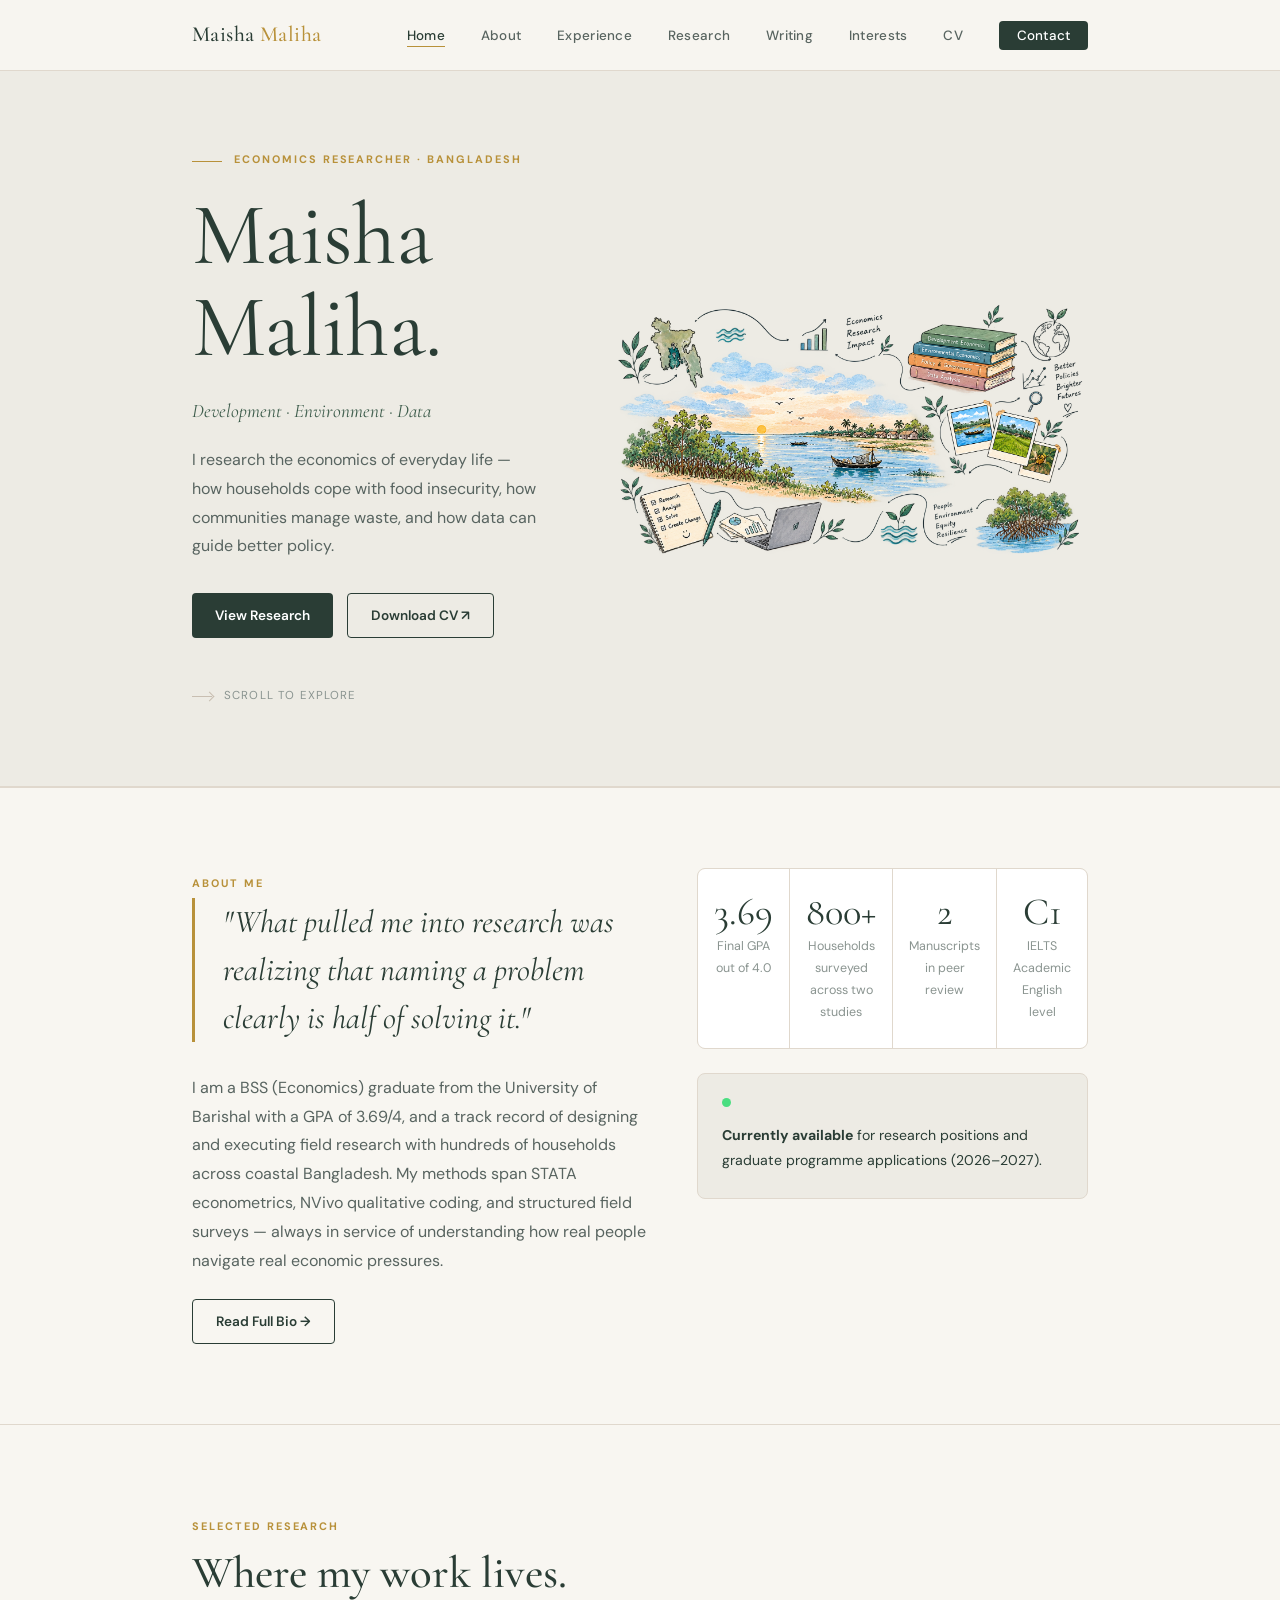
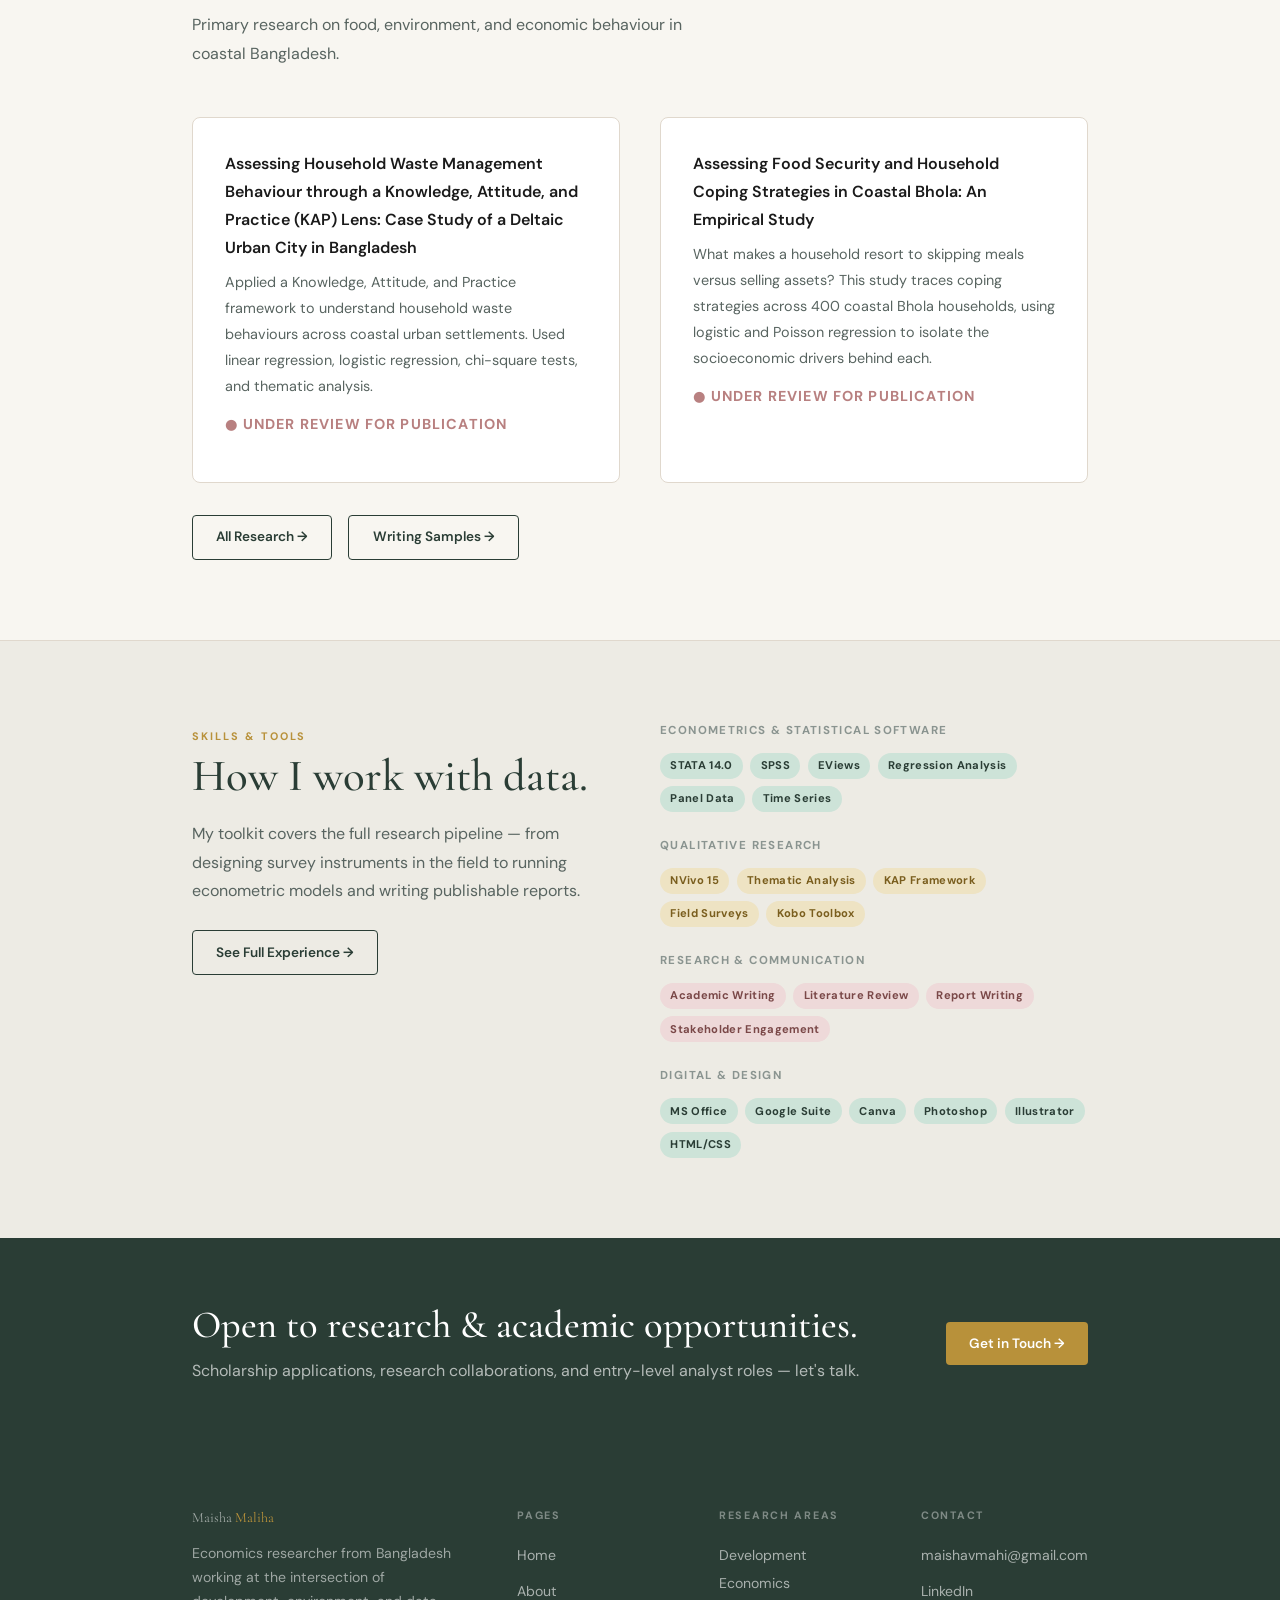
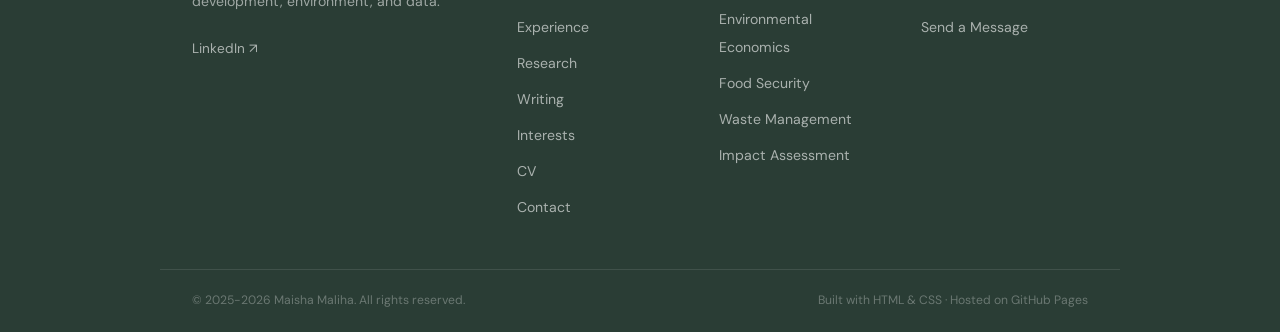
<file: index.html>
<!DOCTYPE html>
<html lang="en">
<head>
  <meta charset="UTF-8" />
  <meta name="viewport" content="width=device-width, initial-scale=1.0" />

  <!-- ══ SEO ═══════════════════════════════════════════════════
       ✏️ Replace maishav with your GitHub username below,
          and update the description/keywords if your focus changes.
  ════════════════════════════════════════════════════════════ -->
  <title>Maisha Maliha — Economics Researcher | Bangladesh</title>
  <meta name="description"
        content="Maisha Maliha is a Bangladeshi economics graduate and researcher specialising in development economics, environmental economics, food security, and impact assessment. Available for research roles and graduate programs." />
  <meta name="keywords"
        content="Maisha Maliha, economics researcher Bangladesh, development economics Bangladesh, environmental economist Bangladesh, food security research Bangladesh, impact assessment researcher, STATA economist Bangladesh, econometrics researcher, coastal Bangladesh development, University of Barishal economics, qualitative quantitative research Bangladesh" />
  <meta name="author" content="Maisha Maliha" />
  <meta name="robots" content="index, follow" />
  <link rel="canonical" href="https://maishav.github.io/index.html" />

  <!-- Open Graph -->
  <meta property="og:type"        content="website" />
  <meta property="og:title"       content="Maisha Maliha — Economics Researcher" />
  <meta property="og:description" content="Economics graduate specialising in development, environment, and data research." />
  <meta property="og:url"         content="https://maishav.github.io/" />
  <meta property="og:image"       content="https://maishav.github.io/images/og-cover.jpg" />

  <!-- Twitter Card -->
  <meta name="twitter:card"        content="summary_large_image" />
  <meta name="twitter:title"       content="Maisha Maliha — Economics Researcher" />
  <meta name="twitter:description" content="Economics graduate | Development · Environment · Data | Bangladesh" />

  <!-- Fonts -->
  <link rel="preconnect" href="https://fonts.googleapis.com" />
  <link rel="preconnect" href="https://fonts.gstatic.com" crossorigin />
  <link href="https://fonts.googleapis.com/css2?family=Cormorant+Garamond:ital,wght@0,400;0,500;0,600;1,400;1,500&family=DM+Sans:wght@300;400;500;600&display=swap" rel="stylesheet" />

  <link rel="stylesheet" href="style.css" />

  <!-- ══ STRUCTURED DATA (JSON-LD) ══════════════════════════════
       This helps Google understand who you are and show you in
       knowledge panels and rich results. ✏️ Update URL + photo.
  ════════════════════════════════════════════════════════════ -->
  <script type="application/ld+json">
  {
    "@context": "https://schema.org",
    "@type": "Person",
    "name": "Maisha Maliha",
    "jobTitle": "Economics Researcher",
    "description": "Bangladeshi economics graduate specialising in development economics, environmental economics, food security research, and quantitative data analysis.",
    "url": "https://maishav.github.io",
    "email": "maishavmahi@gmail.com",
    "image": "https://maishav.github.io/images/maisha-maliha.jpg",
    "sameAs": [
      "https://www.linkedin.com/in/maisha-maliha-economics"
    ],
    "alumniOf": {
      "@type": "CollegeOrUniversity",
      "name": "University of Barishal",
      "url": "https://bu.ac.bd/"
    },
    "knowsAbout": [
      "Development Economics",
      "Environmental Economics",
      "Food Security Research",
      "Econometrics",
      "STATA",
      "SPSS",
      "NVivo",
      "Impact Assessment",
      "Qualitative Research",
      "Quantitative Research",
      "Kobo Toolbox",
      "Data Analysis"
    ],
    "nationality": "Bangladeshi",
    "address": {
      "@type": "PostalAddress",
      "addressCountry": "BD",
      "addressLocality": "Barishal"
    },
    "worksFor": {
      "@type": "Organization",
      "name": "Barishal University Research Society"
    }
  }
  </script>

  <style>
    /* ── HOME-SPECIFIC STYLES ── */

    /* Hero */
    #hero {
      padding-top: calc(var(--nav-h) + 5rem);
      padding-bottom: 5rem;
      background: var(--surface);
      border-bottom: 1px solid var(--border);
      border-top: none;
    }
    .hero-grid {
      display: grid;
      grid-template-columns: 1fr auto;
      gap: 4rem;
      align-items: center;
    }
    .hero-eyebrow {
      display: flex;
      align-items: center;
      gap: 0.75rem;
      margin-bottom: 1rem;
    }
    .hero-line { flex: 0 0 30px; height: 1px; background: var(--gold); }
    h1.hero-name {
      font-size: clamp(3rem, 7vw, 5.5rem);
      font-weight: 400;
      letter-spacing: -0.01em;
      line-height: 1.05;
      margin-bottom: 1.25rem;
    }
    .hero-tagline {
      font-family: var(--serif);
      font-style: italic;
      font-size: 1.2rem;
      color: var(--green-mid);
      margin-bottom: 1.1rem;
    }
    .hero-desc { max-width: 480px; font-size: 1rem; line-height: 1.8; }
    .hero-btns { display: flex; gap: 0.85rem; margin-top: 2rem; flex-wrap: wrap; }

    /* Photo / avatar */
    .photo-frame {
     width: 480px;
    height: 270px;
    display: flex;
    flex-direction: column;
    align-items: center;
    justify-content: center;
    gap: 0.5rem;
    flex-shrink: 0;
    position: relative;
    overflow: hidden;
    }
    /* ✏️ When you add your photo: put <img src="images/maisha.jpg"> inside .photo-frame
       and remove the .photo-initials and .photo-hint spans.               */
    .photo-frame img { width: 100%; height: 100%; object-fit: cover; }
    .photo-initials {
      font-family: var(--serif);
      font-size: 3.5rem;
      font-weight: 400;
      color: var(--green);
      opacity: 0.4;
    }
    .photo-hint { font-size: 0.7rem; color: var(--text-mu); text-align: center; padding: 0 1rem; }

    /* Scroll hint */
    .scroll-hint { margin-top: 3rem; display: flex; align-items: center; gap: 0.75rem; }
    .scroll-hint span { font-size: 0.72rem; letter-spacing: 0.1em; text-transform: uppercase; color: var(--text-mu); }
    .scroll-arrow { width: 20px; height: 1px; background: var(--border-d); position: relative; }
    .scroll-arrow::after { content: ''; position: absolute; right: -1px; top: -3px; width: 7px; height: 7px; border-right: 1px solid var(--border-d); border-bottom: 1px solid var(--border-d); transform: rotate(-45deg); }

    /* About teaser */
    #about-teaser { background: var(--bg); }
    .big-quote {
      font-family: var(--serif);
      font-style: italic;
      font-size: clamp(1.4rem, 2.5vw, 2rem);
      color: var(--green);
      line-height: 1.5;
      border-left: 3px solid var(--gold);
      padding-left: 1.75rem;
      margin-bottom: 2rem;
    }
    .stat-row { display: grid; grid-template-columns: repeat(4,1fr); gap: 1px; background: var(--border); border: 1px solid var(--border); border-radius: var(--r-lg); overflow: hidden; }
    .stat-cell { background: var(--card); padding: 1.5rem 1rem; text-align: center; }
    .stat-cell .num  { font-family: var(--serif); font-size: 2.4rem; color: var(--green); line-height: 1; }
    .stat-cell .desc { font-size: 0.78rem; color: var(--text-mu); margin-top: 0.3rem; }

    /* Research preview */
    #research-preview { background: var(--bg); }
    .rp-card {
      background: var(--card);
      border: 1px solid var(--border);
      border-radius: var(--r-lg);
      padding: 2rem;
      display: grid;
      grid-template-rows: auto 1fr auto;
      gap: 0.75rem;
      transition: box-shadow 0.25s, transform 0.25s;
    }
    .rp-card:hover { box-shadow: 0 6px 28px rgba(42,61,53,0.09); transform: translateY(-2px); }
    .rp-card h3 { font-size: 1.1rem; line-height: 1.35; }
    .rp-card p { font-size: 0.9rem; }
    .rp-status { font-size: 0.72rem; font-weight: 700; letter-spacing: 0.08em; text-transform: uppercase; }
    .status-review { color: var(--rose); }
    .status-pub    { color: var(--green-mid); }

    /* Skills snapshot */
    #skills-snap { background: var(--surface); }
    .skill-group { margin-bottom: 1.5rem; }
    .skill-group:last-child { margin-bottom: 0; }
    .skill-group h4 { font-size: 0.72rem; font-weight: 700; letter-spacing: 0.12em; text-transform: uppercase; color: var(--text-mu); margin-bottom: 0.6rem; }

    /* CTA strip */
    #cta-strip {
      background: var(--green);
      padding: 4rem 0;
      border-top: none;
    }
    #cta-strip h2 { color: var(--white); font-size: clamp(1.6rem, 3vw, 2.4rem); }
    #cta-strip p  { color: rgba(255,255,255,0.65); margin-top: 0.6rem; }
    .cta-row { display: flex; justify-content: space-between; align-items: center; gap: 2rem; flex-wrap: wrap; }

    @media (max-width: 640px) {
    .hero-grid  { grid-template-columns: 1fr; }
    .photo-frame { width: 100%; height: auto; aspect-ratio: 16/9; order: -1; margin: 0 auto; }
    .stat-row   { grid-template-columns: 1fr 1fr; }
    .cta-row    { flex-direction: column; align-items: flex-start; }
    }
  </style>
</head>
<body>

<!-- ══ NAV HAMBURGER TRIGGER (must be before <nav>) ════════════ -->
<input type="checkbox" id="nav-cb" class="nav-cb">

<!-- ══ NAVIGATION ══════════════════════════════════════════════ -->
<nav>
  <div class="nav-inner">
    <a href="index.html" class="nav-logo">Maisha <em>Maliha</em></a>
    <ul class="nav-links">
      <li><a href="index.html" class="active">Home</a></li>
      <li><a href="about.html">About</a></li>
      <li><a href="experience.html">Experience</a></li>
      <li><a href="research.html">Research</a></li>
      <li><a href="writing.html">Writing</a></li>
      <li><a href="interests.html">Interests</a></li>
      <li><a href="cv.html">CV</a></li>
      <li class="nav-cta"><a href="contact.html">Contact</a></li>
    </ul>
    <label for="nav-cb" class="hamburger" aria-label="Toggle menu">
      <span></span><span></span><span></span>
    </label>
  </div>
</nav>

<!-- ══ HERO ════════════════════════════════════════════════════ -->
<section id="hero">
  <div class="container">
    <div class="hero-grid">

      <div>
        <div class="hero-eyebrow">
          <div class="hero-line"></div>
          <!-- ✏️ Update your one-line professional identity -->
          <span class="label">Economics Researcher · Bangladesh</span>
        </div>

        <!-- ✏️ Your name -->
        <h1 class="hero-name">Maisha<br>Maliha.</h1>

        <!-- ✏️ Your one-sentence research identity -->
        <p class="hero-tagline">Development · Environment · Data</p>

        <!-- ✏️ 2–3 sentences describing what you do and who for -->
        <p class="hero-desc">
          I research the economics of everyday life — how households cope with food insecurity,
          how communities manage waste, and how data can guide better policy.
        </p>
        <div class="hero-btns">
          <a href="research.html" class="btn btn-green">View Research</a>
          <a href="cv.html" class="btn btn-outline">Download CV ↗</a>
        </div>

        <div class="scroll-hint">
          <div class="scroll-arrow"></div>
          <span>Scroll to explore</span>
        </div>
      </div>

      <!-- ✏️ Photo: replace the placeholder below with your photo.
           Save your photo as images/maisha.jpg and replace everything
           inside .photo-frame with: <img src="images/maisha.jpg" alt="Maisha Maliha"> -->
      <div class="photo-frame" aria-label="Photo of Maisha Maliha">
        <img src="images/Home-photo-1.png" alt="Maisha Maliha" style="width:100%;height:100%;object-fit:cover; object-position:top;">
      </div>

    </div>
  </div>
</section>

<!-- ══ ABOUT TEASER ════════════════════════════════════════════ -->
<section id="about-teaser">
  <div class="container">
    <div class="g32" style="align-items:start;">

      <div>
        <p class="label">About Me</p>
        <!-- ✏️ Update this quote — your most compelling self-description -->
        <p class="big-quote">
          "What pulled me into research was realizing that naming a problem clearly is half of solving it."
        </p>
        <!-- ✏️ 2–3 sentences of your story -->
        <p>
          I am a BSS (Economics) graduate from the University of Barishal with a GPA of 3.69/4,
          and a track record of designing and executing field research with hundreds of households
          across coastal Bangladesh. My methods span STATA econometrics, NVivo qualitative coding,
          and structured field surveys — always in service of understanding how real people
          navigate real economic pressures.
        </p>
        <a href="about.html" class="btn btn-outline mt-3" style="display:inline-flex;">
          Read Full Bio →
        </a>
      </div>

      <!-- Quick stats -->
      <div>
        <div class="stat-row">
          <div class="stat-cell">
            <div class="num">3.69</div>
            <div class="desc">Final GPA out of 4.0</div>
          </div>
          <div class="stat-cell">
            <div class="num">800+</div>
            <div class="desc">Households surveyed across two studies</div>
          </div>
          <div class="stat-cell">
            <div class="num">2</div>
            <div class="desc">Manuscripts in peer review</div>
          </div>
          <div class="stat-cell">
            <div class="num">C1</div>
            <div class="desc">IELTS Academic English level</div>
          </div>
        </div>

        <!-- Availability -->
        <div class="card-surface mt-3" style="display:flex; align-items:center; gap:1rem; flex-wrap:wrap;">
          <div class="avail-dot" style="background:#4ade80;width:9px;height:9px;border-radius:50%;flex-shrink:0;"></div>
          <!-- ✏️ Update this to reflect your current availability -->
          <p style="font-size:0.88rem; color:var(--green); margin:0;">
            <strong>Currently available</strong> for research positions and graduate programme applications (2026–2027).
          </p>
        </div>
      </div>

    </div>
  </div>
</section>

<!-- ══ RESEARCH PREVIEW ════════════════════════════════════════ -->
<section id="research-preview">
  <div class="container">
    <div class="sec-head">
      <p class="label">Selected Research</p>
      <h2>Where my work lives.</h2>
      <p>Primary research on food, environment, and economic behaviour in coastal Bangladesh.</p>
    </div>

    <div class="g2">

      <!-- Research card 1 -->
      <article class="rp-card card-accent">
        <!--div>
          <span class="tag tag-gold">Waste Management · Behaviour</span>
          <div class="tags mt-1">
            <span class="tag tag-green">STATA 14.0</span>
            <span class="tag tag-green">NVivo 15</span>
            <span class="tag tag-green">431 Households</span>
          </div>
        </div-->
        <div>
          <h4>Assessing Household Waste Management Behaviour through a Knowledge, Attitude, and Practice (KAP) Lens: Case Study of a Deltaic Urban City in Bangladesh</h4>
          <p class="mt-1">
            Applied a Knowledge, Attitude, and Practice framework to understand household waste
            behaviours across coastal urban settlements. Used linear regression, logistic regression,
            chi-square tests, and thematic analysis.
          </p>
        </div>
        <p class="rp-status status-review">● Under Review for Publication</p>
      </article>

      <!-- Research card 2 -->
      <article class="rp-card card-accent">
        <!--div>
          <span class="tag tag-gold">Food Security · Coastal</span>
          <div class="tags mt-1">
            <span class="tag tag-green">STATA 14.0</span>
            <span class="tag tag-green">400 Households</span>
            <span class="tag tag-green">Poisson Regression</span>
          </div>
        </div-->
        <div>
          <h4>Assessing Food Security and Household Coping Strategies in Coastal Bhola: An Empirical Study</h4>
          <p class="mt-1">
            What makes a household resort to skipping meals versus selling assets? This study traces coping strategies across 400 coastal Bhola households, using logistic and Poisson regression to isolate the socioeconomic drivers behind each.
          </p>
        </div>
        <p class="rp-status status-review">● Under Review for Publication</p>
      </article>

    </div>

    <div style="margin-top:2rem; display:flex; gap:1rem; align-items:center;">
      <a href="research.html" class="btn btn-outline">All Research →</a>
      <a href="writing.html" class="btn btn-outline">Writing Samples →</a>
    </div>
  </div>
</section>

<!-- ══ SKILLS SNAPSHOT ══════════════════════════════════════════ -->
<section id="skills-snap">
  <div class="container">
    <div class="g2" style="align-items:start;">
      <div>
        <p class="label">Skills & Tools</p>
        <h2>How I work with data.</h2>
        <p class="mt-2">
          My toolkit covers the full research pipeline — from designing survey instruments
          in the field to running econometric models and writing publishable reports.
        </p>
        <a href="experience.html" class="btn btn-outline mt-3" style="display:inline-flex;">
          See Full Experience →
        </a>
      </div>

      <div>
        <!-- ✏️ Edit these skill groups to match your current expertise -->
        <div class="skill-group">
          <h4>Econometrics & Statistical Software</h4>
          <div class="tags">
            <span class="tag tag-green">STATA 14.0</span>
            <span class="tag tag-green">SPSS</span>
            <span class="tag tag-green">EViews</span>
            <span class="tag tag-green">Regression Analysis</span>
            <span class="tag tag-green">Panel Data</span>
            <span class="tag tag-green">Time Series</span>
          </div>
        </div>
        <div class="skill-group">
          <h4>Qualitative Research</h4>
          <div class="tags">
            <span class="tag tag-gold">NVivo 15</span>
            <span class="tag tag-gold">Thematic Analysis</span>
            <span class="tag tag-gold">KAP Framework</span>
            <span class="tag tag-gold">Field Surveys</span>
            <span class="tag tag-gold">Kobo Toolbox</span>
          </div>
        </div>
        <div class="skill-group">
          <h4>Research & Communication</h4>
          <div class="tags">
            <span class="tag tag-rose">Academic Writing</span>
            <span class="tag tag-rose">Literature Review</span>
            <span class="tag tag-rose">Report Writing</span>
            <span class="tag tag-rose">Stakeholder Engagement</span>
          </div>
        </div>
        <div class="skill-group">
          <h4>Digital & Design</h4>
          <div class="tags">
            <span class="tag tag-green">MS Office</span>
            <span class="tag tag-green">Google Suite</span>
            <span class="tag tag-green">Canva</span>
            <span class="tag tag-green">Photoshop</span>
            <span class="tag tag-green">Illustrator</span>
            <span class="tag tag-green">HTML/CSS</span>
          </div>
        </div>
      </div>
    </div>
  </div>
</section>

<!-- ══ CTA STRIP ════════════════════════════════════════════════ -->
<section id="cta-strip">
  <div class="container">
    <div class="cta-row">
      <div>
        <!-- ✏️ Update based on what you're currently looking for -->
        <h2>Open to research &amp; academic opportunities.</h2>
        <p>Scholarship applications, research collaborations, and entry-level analyst roles — let's talk.</p>
      </div>
      <a href="contact.html" class="btn btn-gold" style="flex-shrink:0;">Get in Touch →</a>
    </div>
  </div>
</section>

<!-- ══ FOOTER ═══════════════════════════════════════════════════ -->
<footer>
  <div class="footer-grid">
    <div>
      <p class="f-brand">Maisha <em>Maliha</em></p>
      <!-- ✏️ Update your one-line description -->
      <p>Economics researcher from Bangladesh working at the intersection of development, environment, and data.</p>
      <div style="margin-top:1.25rem;">
        <!-- ✏️ Update LinkedIn URL -->
        <a href="https://www.linkedin.com/in/maisha-maliha-economics" target="_blank" rel="noopener" style="color:rgba(255,255,255,0.6); font-size:0.85rem;">LinkedIn ↗</a>
      </div>
    </div>
    <div class="f-col">
      <h5>Pages</h5>
      <ul>
        <li><a href="index.html">Home</a></li>
        <li><a href="about.html">About</a></li>
        <li><a href="experience.html">Experience</a></li>
        <li><a href="research.html">Research</a></li>
        <li><a href="writing.html">Writing</a></li>
        <li><a href="interests.html">Interests</a></li>
      <li><a href="cv.html">CV</a></li>
        <li><a href="contact.html">Contact</a></li>
      </ul>
    </div>
    <div class="f-col">
      <h5>Research Areas</h5>
      <ul>
        <li><a href="research.html">Development Economics</a></li>
        <li><a href="research.html">Environmental Economics</a></li>
        <li><a href="research.html">Food Security</a></li>
        <li><a href="research.html">Waste Management</a></li>
        <li><a href="research.html">Impact Assessment</a></li>
      </ul>
    </div>
    <div class="f-col">
      <h5>Contact</h5>
      <ul>
        <!-- ✏️ Update email and LinkedIn -->
        <li><a href="mailto:maishavmahi@gmail.com">maishavmahi@gmail.com</a></li>
        <li><a href="https://www.linkedin.com/in/maisha-maliha-economics" target="_blank" rel="noopener">LinkedIn</a></li>
        <li><a href="contact.html">Send a Message</a></li>
      </ul>
    </div>
  </div>
  <div class="footer-btm">
    <!-- ✏️ Update year -->
    <p>© 2025-2026 Maisha Maliha. All rights reserved.</p>
    <p>Built with HTML &amp; CSS · Hosted on <a href="https://pages.github.com" target="_blank">GitHub Pages</a></p>
  </div>
</footer>

</body>
</html>
</file>
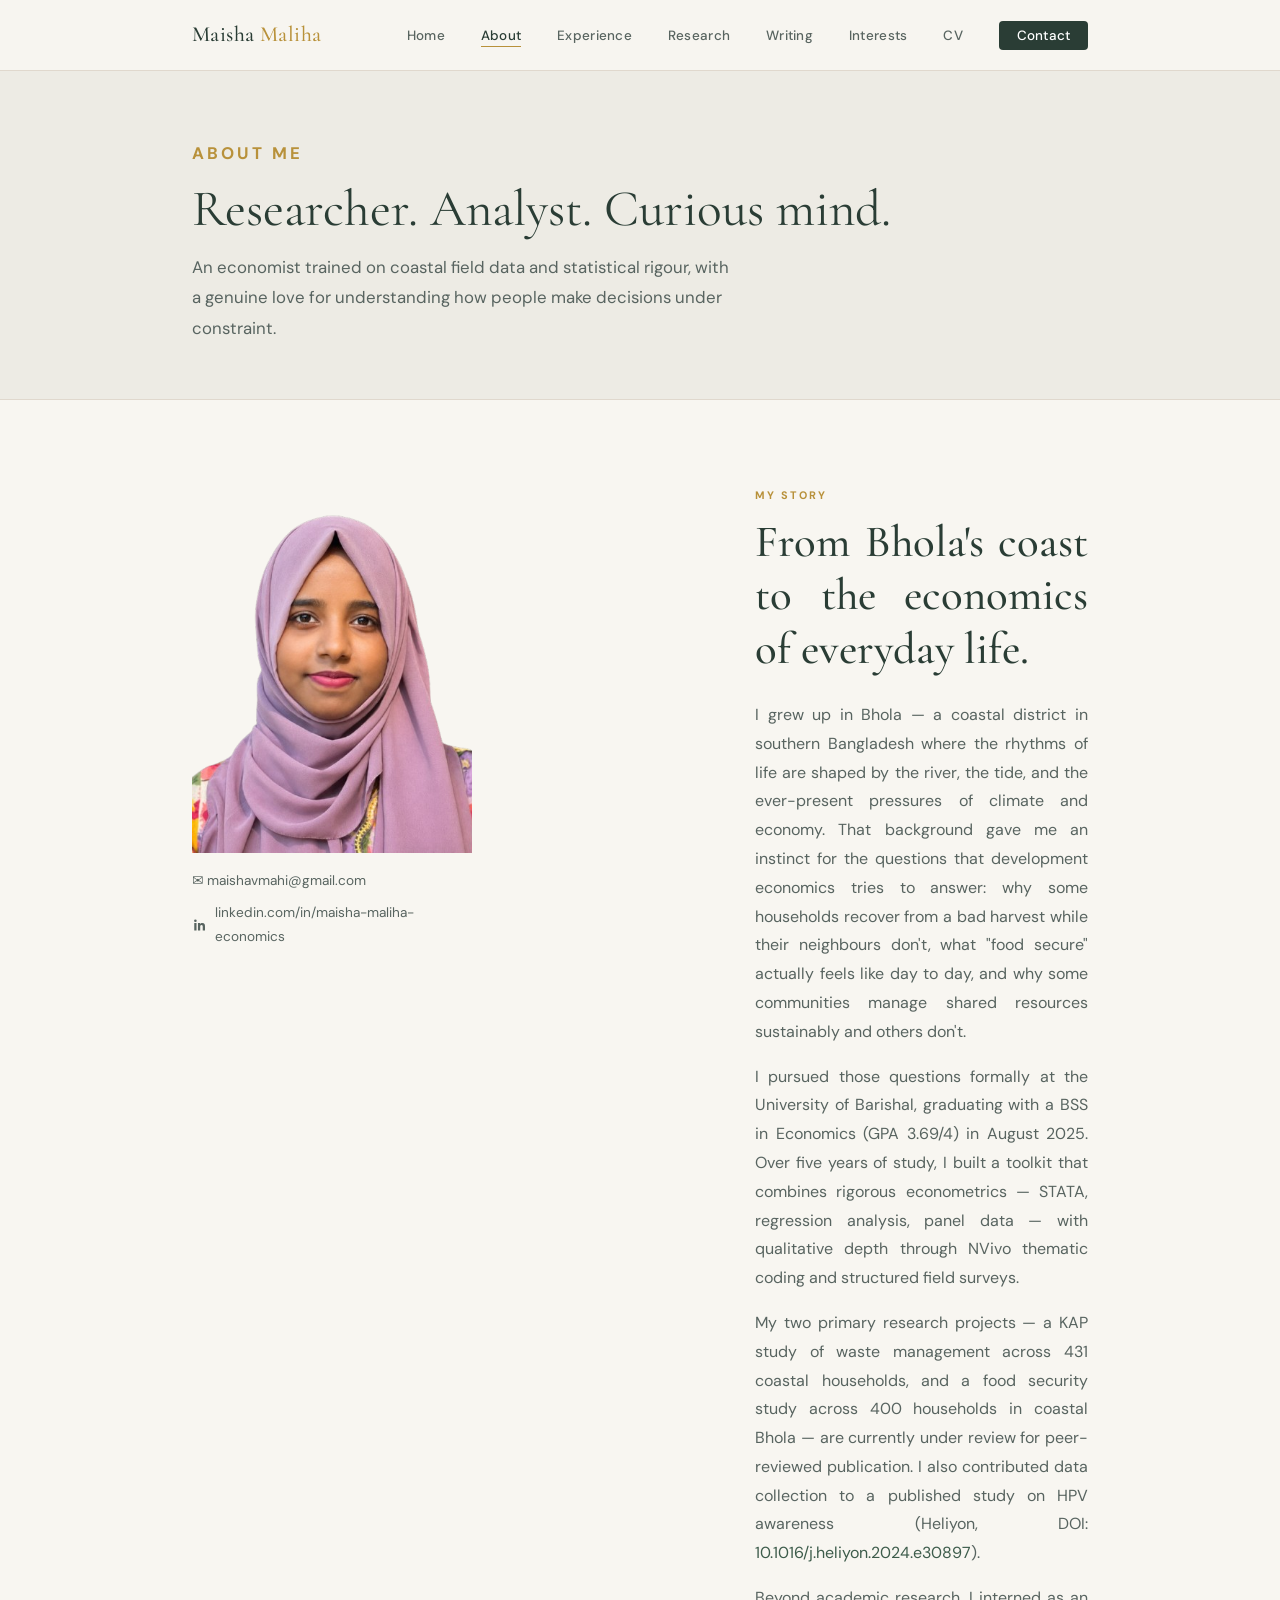
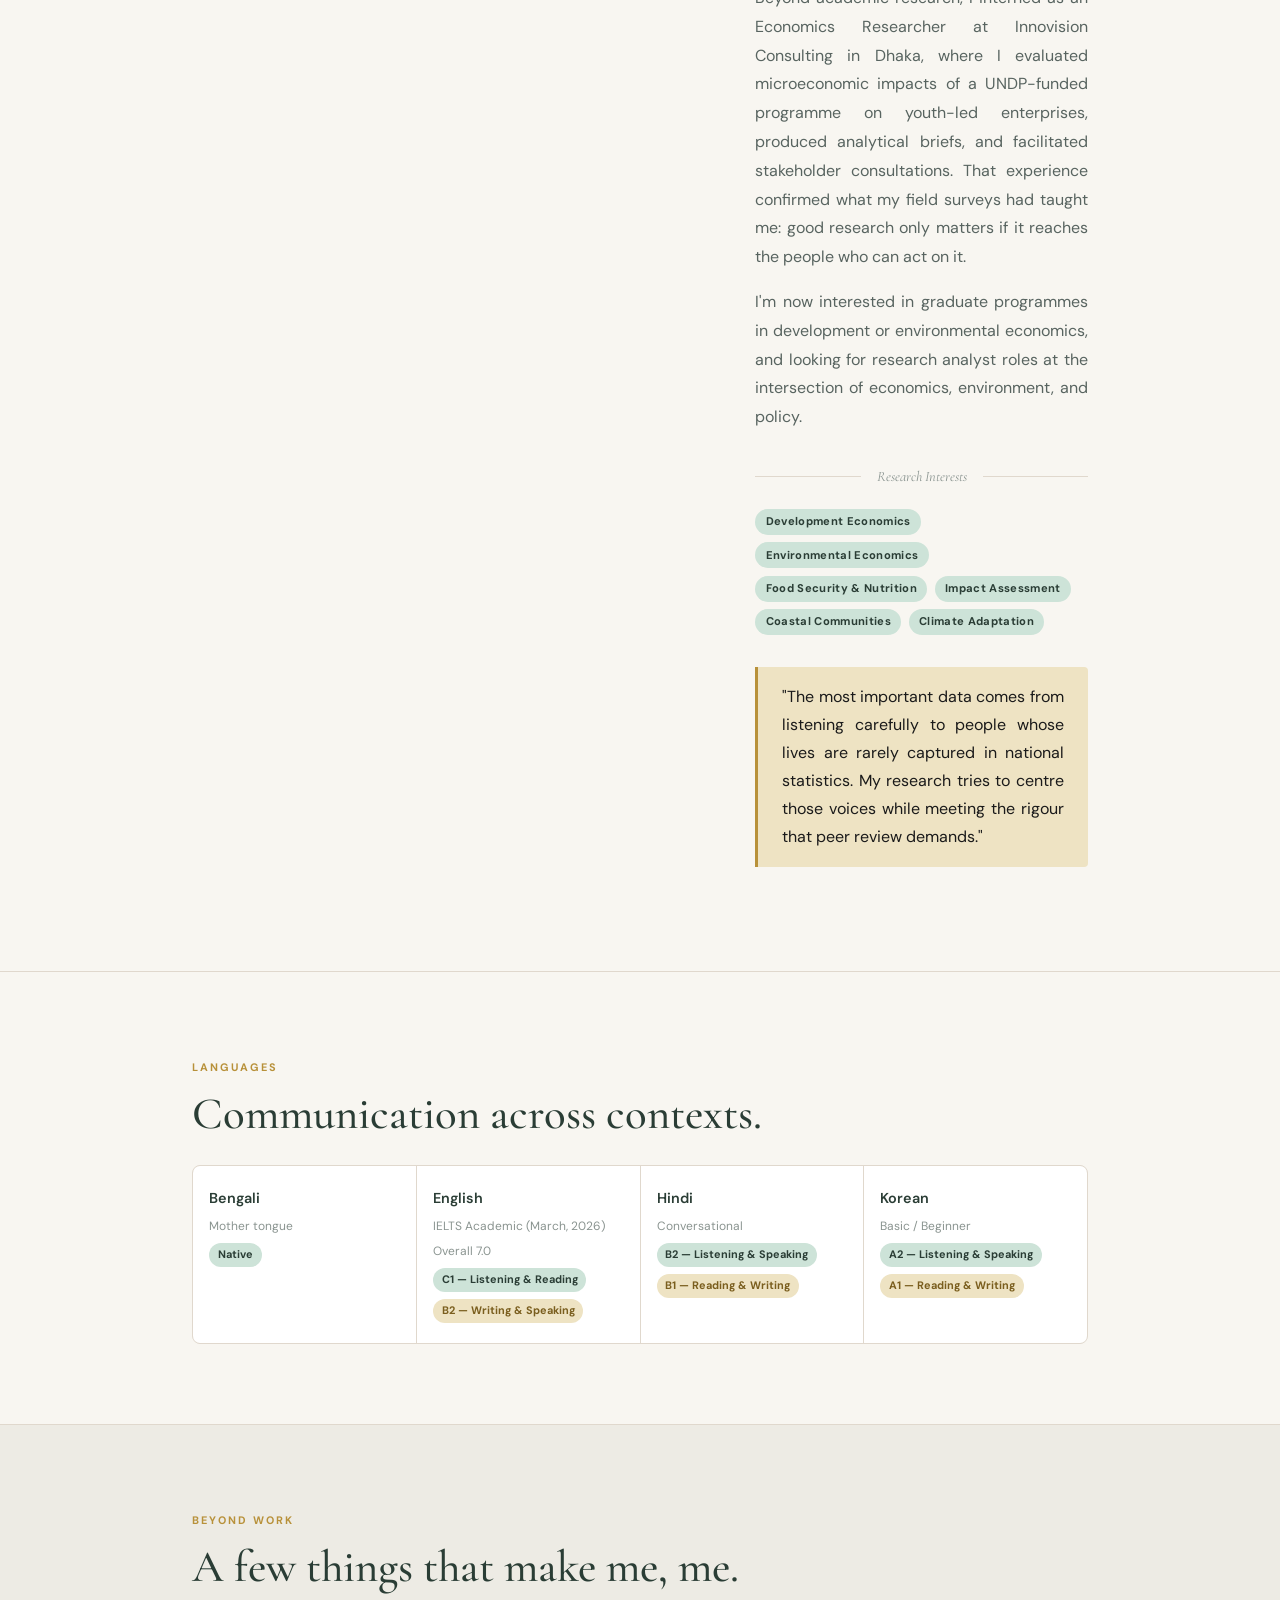
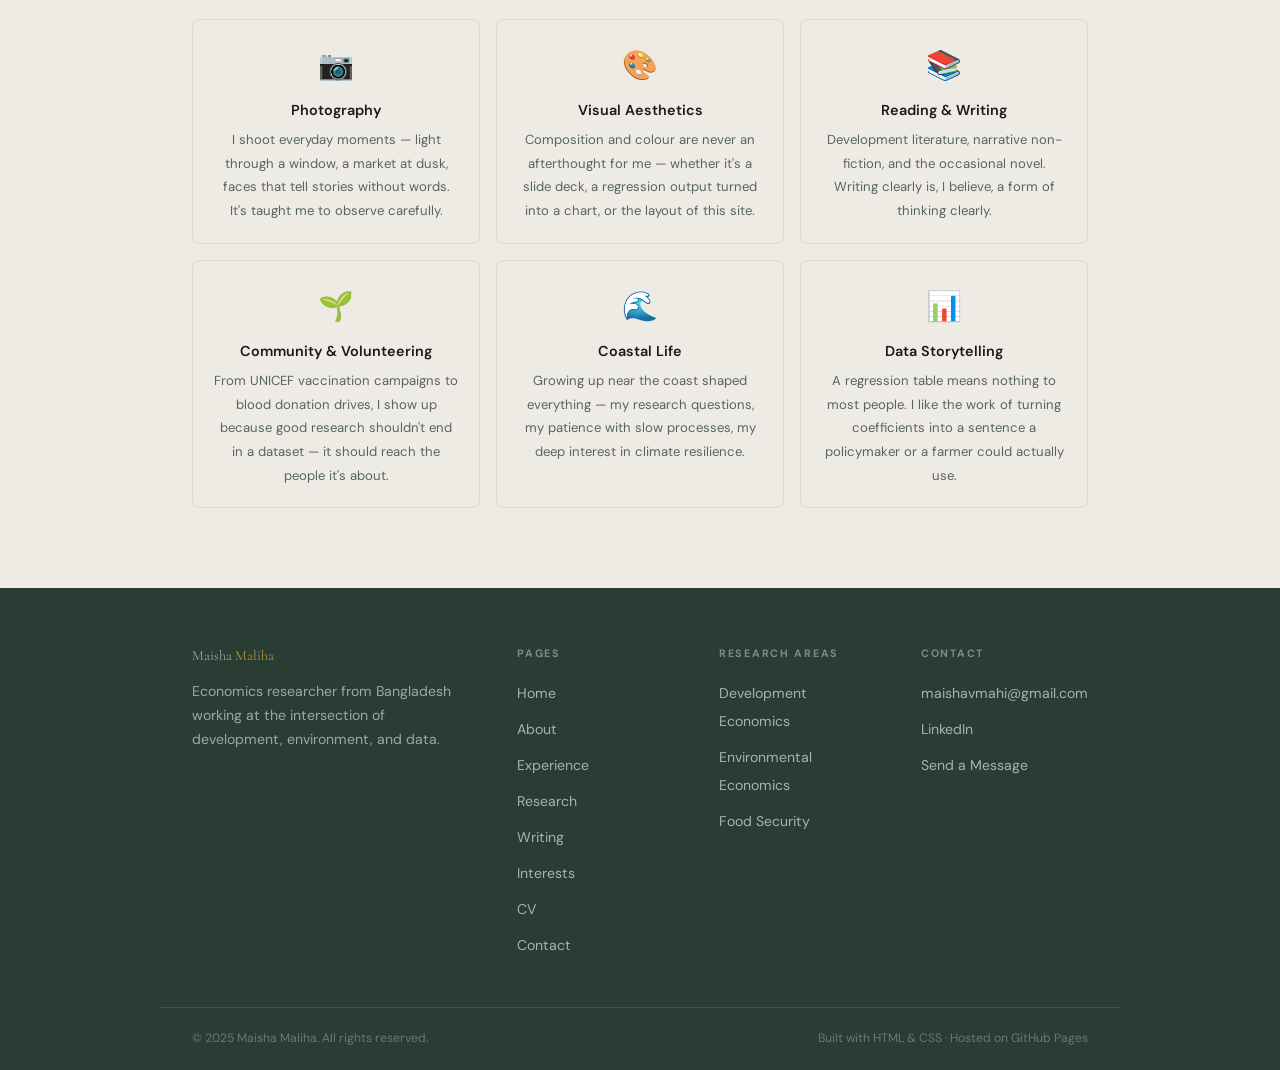
<file: about.html>
<!DOCTYPE html>
<html lang="en">
<head>
  <meta charset="UTF-8" />
  <meta name="viewport" content="width=device-width, initial-scale=1.0" />
  <title>About — Maisha Maliha | Economics Researcher Bangladesh</title>
  <meta name="description" content="Learn about Maisha Maliha — her academic background in economics, research interests in development and environment, and her journey as a researcher from coastal Bangladesh." />
  <meta name="keywords"   content="Maisha Maliha about, economics researcher Bangladesh, development economics, environmental economics, Barishal University graduate, IELTS C1" />
  <meta name="author"     content="Maisha Maliha" />
  <meta name="robots"     content="index, follow" />
  <link rel="canonical"   href="https://maishav.github.io/maishav/about.html" />
  <meta property="og:title"       content="About Maisha Maliha — Economics Researcher" />
  <meta property="og:description" content="Bangladeshi economics graduate with expertise in development economics and field research." />
  <meta property="og:url"         content="https://maishav.github.io/maishav/about.html" />
  <link rel="preconnect" href="https://fonts.googleapis.com" />
  <link rel="preconnect" href="https://fonts.gstatic.com" crossorigin />
  <link href="https://fonts.googleapis.com/css2?family=Cormorant+Garamond:ital,wght@0,400;0,500;0,600;1,400;1,500&family=DM+Sans:wght@300;400;500;600&display=swap" rel="stylesheet" />
  <link rel="stylesheet" href="style.css" />

  <style>
    .lang-row { display: grid; grid-template-columns: repeat(4,1fr); gap: 1px; background: var(--border); border: 1px solid var(--border); border-radius: var(--r-lg); overflow: hidden; margin-top: 1.5rem; }
    .lang-cell { background: var(--card); padding: 1.25rem 1rem; }
    .lang-name { font-weight: 600; color: var(--green); font-size: 0.9rem; }
    .lang-level { font-size: 0.75rem; color: var(--text-mu); margin-top: 0.25rem; }
    .lang-badge { display: inline-block; font-size: 0.68rem; font-weight: 700; background: var(--green-lt); color: var(--green); border-radius: 100px; padding: 0.15rem 0.55rem; margin-top: 0.4rem; }
    .interest-grid { display: grid; grid-template-columns: repeat(3,1fr); gap: 1rem; margin-top: 1.5rem; }
    .interest-card { background: var(--surface); border: 1px solid var(--border); border-radius: var(--r-lg); padding: 1.25rem; text-align: center; }
    .interest-icon { font-size: 1.8rem; margin-bottom: 0.5rem; }
    .interest-card h4 { font-size: 0.9rem; margin-bottom: 0.3rem; }
    .interest-card p  { font-size: 0.82rem; }
    @media(max-width:640px){
      .lang-row { grid-template-columns: 1fr 1fr; }
      .interest-grid { grid-template-columns: 1fr 1fr; }
    }
  </style>
</head>
<body>

<input type="checkbox" id="nav-cb" class="nav-cb">
<nav>
  <div class="nav-inner">
    <a href="index.html" class="nav-logo">Maisha <em>Maliha</em></a>
    <ul class="nav-links">
      <li><a href="index.html">Home</a></li>
      <li><a href="about.html" class="active">About</a></li>
      <li><a href="experience.html">Experience</a></li>
      <li><a href="research.html">Research</a></li>
      <li><a href="writing.html">Writing</a></li>
      <li><a href="interests.html">Interests</a></li>
      <li><a href="cv.html">CV</a></li>
      <li class="nav-cta"><a href="contact.html">Contact</a></li>
    </ul>
    <label for="nav-cb" class="hamburger" aria-label="Toggle menu">
      <span></span><span></span><span></span>
    </label>
  </div>
</nav>

<!-- Page Hero -->
<div class="page-hero">
  <div class="container">
    <p class="label">About Me</p>
    <h1>Researcher. Analyst. Curious mind.</h1>
    <p>An economist trained on coastal field data and statistical rigour,
       with a genuine love for understanding how people make decisions under constraint.</p>
  </div>
</div>

<main>

  <!-- ── BIO ─────────────────────────────────────────────────── -->
  <section>
    <div class="container">
      <div class="g32" style="align-items:start; gap:4rem;">

        <!-- ✏️ Photo — replace placeholder with your image tag -->
        <div style="position:sticky; top:calc(var(--nav-h) + 2rem); max-width:280px;">
          <div style="width:100%; aspect-ratio:3/4; display:flex; flex-direction:column; align-items:center; justify-content:center; gap:0.5rem; overflow:hidden;">
            <img src="images/maisha-photo-1.png" alt="Maisha Maliha" style="width:100%;height:100%;object-fit:cover; object-position:top;">
          </div>
          <!-- Social links under photo -->
          <div style="margin-top:1rem; display:flex; flex-direction:column; gap:0.5rem;">
            <a href="mailto:maishavmahi@gmail.com" style="font-size:0.85rem; color:var(--text-sec); display:flex; align-items:center; gap:0.5rem;">
              <!-- ✏️ Update email -->
              ✉ maishavmahi@gmail.com
              </a>
                                    <a href="https://www.linkedin.com/in/maisha-maliha-economics" target="_blank" rel="noopener" style="font-size:0.85rem; color:var(--text-sec); display:flex; align-items:center; gap:0.5rem;">
              <svg xmlns="http://www.w3.org/2000/svg" width="16" height="16" viewBox="0 0 24 24" fill="currentColor" aria-hidden="true">
                <path d="M20.447 20.452h-3.554v-5.569c0-1.328-.027-3.037-1.852-3.037-1.853 0-2.136 1.445-2.136 2.939v5.667H9.351V9h3.414v1.561h.046c.477-.9 1.637-1.85 3.37-1.85 3.601 0 4.267 2.37 4.267 5.455v6.286zM5.337 7.433a2.062 2.062 0 1 1 0-4.124 2.062 2.062 0 0 1 0 4.124zM7.114 20.452H3.558V9h3.556v11.452z"/>
              </svg>
              linkedin.com/in/maisha-maliha-economics
            </a>

          </div>
        </div>

<div style="text-align:justify; hyphens:auto;">
          <p class="label">My Story</p>
          <h2 style="margin-top:0.4rem;">From Bhola's coast to the economics of everyday life.</h2>

          <!-- ✏️ Edit these paragraphs in your own voice -->
          <p class="mt-3">
            I grew up in Bhola — a coastal district in southern Bangladesh where the rhythms of life
            are shaped by the river, the tide, and the ever-present pressures of climate and economy.
            That background gave me an instinct for the questions that development economics
            tries to answer: why some households recover from a bad harvest while their neighbours don't, what "food secure" actually feels like day to day, and why some communities manage shared resources sustainably and others don't.
          </p>
          <p class="mt-2">
            I pursued those questions formally at the University of Barishal, graduating with a
            BSS in Economics (GPA 3.69/4) in August 2025. Over five years of study, I built a
            toolkit that combines rigorous econometrics — STATA, regression analysis, panel data —
            with qualitative depth through NVivo thematic coding and structured field surveys.
          </p>
          <p class="mt-2">
            My two primary research projects — a KAP study of waste management across 431 coastal
            households, and a food security study across 400 households in coastal Bhola — are
            currently under review for peer-reviewed publication. I also contributed data collection
            to a published study on HPV awareness (Heliyon, DOI:
            <a href="https://doi.org/10.1016/j.heliyon.2024.e30897" target="_blank" rel="noopener">10.1016/j.heliyon.2024.e30897</a>).
          </p>
          <p class="mt-2">
            Beyond academic research, I interned as an Economics Researcher at Innovision Consulting in Dhaka, where I evaluated microeconomic impacts of a UNDP-funded programme on youth-led enterprises, produced analytical briefs, and facilitated stakeholder consultations. That experience confirmed what my field surveys had taught me: good research only matters if it reaches the people who can act on it.
          </p>
          <p class="mt-2">
            I'm now interested in graduate programmes in development or environmental economics, and looking for research analyst roles at the intersection of economics, environment, and policy.
          </p>

          <!-- Research interests -->
          <div class="ornament mt-4"><span>Research Interests</span></div>
          <div class="tags">
            <!-- ✏️ Edit these tags to match your current focus -->
            <span class="tag tag-green">Development Economics</span>
            <span class="tag tag-green">Environmental Economics</span>
            <span class="tag tag-green">Food Security & Nutrition</span>
            <span class="tag tag-green">Impact Assessment</span>
            <span class="tag tag-green">Coastal Communities</span>
            <span class="tag tag-green">Climate Adaptation</span>

          </div>

          <!-- Research philosophy -->
          <blockquote class="mt-4">
            <!-- ✏️ Write your own research philosophy statement -->
            "The most important data comes from listening carefully to people whose lives
            are rarely captured in national statistics. My research tries to centre those voices
            while meeting the rigour that peer review demands."
          </blockquote>
        </div>
      </div>
    </div>
  </section>

  <!-- ── LANGUAGES ─────────────────────────────────────────────── -->
  <section>
    <div class="container">
      <p class="label">Languages</p>
      <h2 style="margin-top:0.4rem;">Communication across contexts.</h2>
      <!-- ✏️ Update if your language skills change -->
      <div class="lang-row">
        <div class="lang-cell">
          <div class="lang-name">Bengali</div>
          <div class="lang-level">Mother tongue</div>
          <span class="lang-badge">Native</span>
        </div>
        <div class="lang-cell">
          <div class="lang-name">English</div>
          <div class="lang-level">IELTS Academic (March, 2026)</div>
          <div class="lang-level">Overall 7.0</div>
          <span class="lang-badge">C1 — Listening &amp; Reading</span>
          <span class="lang-badge" style="background:var(--gold-lt);color:#7A5E1E;">B2 — Writing &amp; Speaking</span>
        </div>
        <div class="lang-cell">
          <div class="lang-name">Hindi</div>
          <div class="lang-level">Conversational</div>
          <span class="lang-badge">B2 — Listening &amp; Speaking</span>
          <span class="lang-badge" style="background:var(--gold-lt);color:#7A5E1E;">B1 — Reading &amp; Writing</span>
        </div>
        <div class="lang-cell">
          <div class="lang-name">Korean</div>
          <div class="lang-level">Basic / Beginner</div>
          <span class="lang-badge">A2 — Listening &amp; Speaking</span>
          <span class="lang-badge" style="background:var(--gold-lt);color:#7A5E1E;">A1 — Reading &amp; Writing</span>
        </div>
      </div>
    </div>
  </section>

  <!-- ── BEYOND RESEARCH ─────────────────────────────────────── -->
  <section style="background:var(--surface);">
    <div class="container">
      <p class="label">Beyond Work</p>
      <h2 style="margin-top:0.4rem;">A few things that make me, me.</h2>
      <!-- ✏️ Personalise these — they humanise you for scholarship committees -->
      <div class="interest-grid">
        <div class="interest-card">
          <div class="interest-icon">📷</div>
          <h4>Photography</h4>
          <p>I shoot everyday moments — light through a window, a market at dusk, faces that tell stories without words. It's taught me to observe carefully.</p>
        </div>
        <div class="interest-card">
          <div class="interest-icon">🎨</div>
          <h4>Visual Aesthetics</h4>
          <p>Composition and colour are never an afterthought for me — whether it's a slide deck, a regression output turned into a chart, or the layout of this site.</p>
        </div>
        <div class="interest-card">
          <div class="interest-icon">📚</div>
          <h4>Reading &amp; Writing</h4>
          <p>Development literature, narrative non-fiction, and the occasional novel. Writing clearly is, I believe, a form of thinking clearly.</p>
        </div>
        <div class="interest-card">
          <div class="interest-icon">🌱</div>
          <h4>Community &amp; Volunteering</h4>
          <p>From UNICEF vaccination campaigns to blood donation drives, I show up because good research shouldn't end in a dataset — it should reach the people it's about.</p>
        </div>
        <div class="interest-card">
          <div class="interest-icon">🌊</div>
          <h4>Coastal Life</h4>
          <p>Growing up near the coast shaped everything — my research questions, my patience with slow processes, my deep interest in climate resilience.</p>
        </div>
        <div class="interest-card">
          <div class="interest-icon">📊</div>
          <h4>Data Storytelling</h4>
          <p>A regression table means nothing to most people. I like the work of turning coefficients into a sentence a policymaker or a farmer could actually use.</p>
       </div>
      </div>
    </div>
  </section>

</main>

<!-- ══ FOOTER ══════════════════════════════════════════════════ -->
<footer>
  <div class="footer-grid">
    <div>
      <p class="f-brand">Maisha <em>Maliha</em></p>
      <p>Economics researcher from Bangladesh working at the intersection of development, environment, and data.</p>
    </div>
    <div class="f-col"><h5>Pages</h5><ul>
      <li><a href="index.html">Home</a></li><li><a href="about.html">About</a></li>
      <li><a href="experience.html">Experience</a></li><li><a href="research.html">Research</a></li>
      <li><a href="writing.html">Writing</a></li><li><a href="interests.html">Interests</a></li>
      <li><a href="cv.html">CV</a></li><li><a href="contact.html">Contact</a></li>
    </ul></div>
    <div class="f-col"><h5>Research Areas</h5><ul>
      <li><a href="research.html">Development Economics</a></li>
      <li><a href="research.html">Environmental Economics</a></li>
      <li><a href="research.html">Food Security</a></li>
    </ul></div>
    <div class="f-col"><h5>Contact</h5><ul>
      <li><a href="mailto:maishavmahi@gmail.com">maishavmahi@gmail.com</a></li>
      <li><a href="https://www.linkedin.com/in/maisha-maliha-economics" target="_blank">LinkedIn</a></li>
      <li><a href="contact.html">Send a Message</a></li>
    </ul></div>
  </div>
  <div class="footer-btm">
    <p>© 2025 Maisha Maliha. All rights reserved.</p>
    <p>Built with HTML &amp; CSS · Hosted on <a href="https://pages.github.com" target="_blank">GitHub Pages</a></p>
  </div>
</footer>

</body>
</html>
</file>
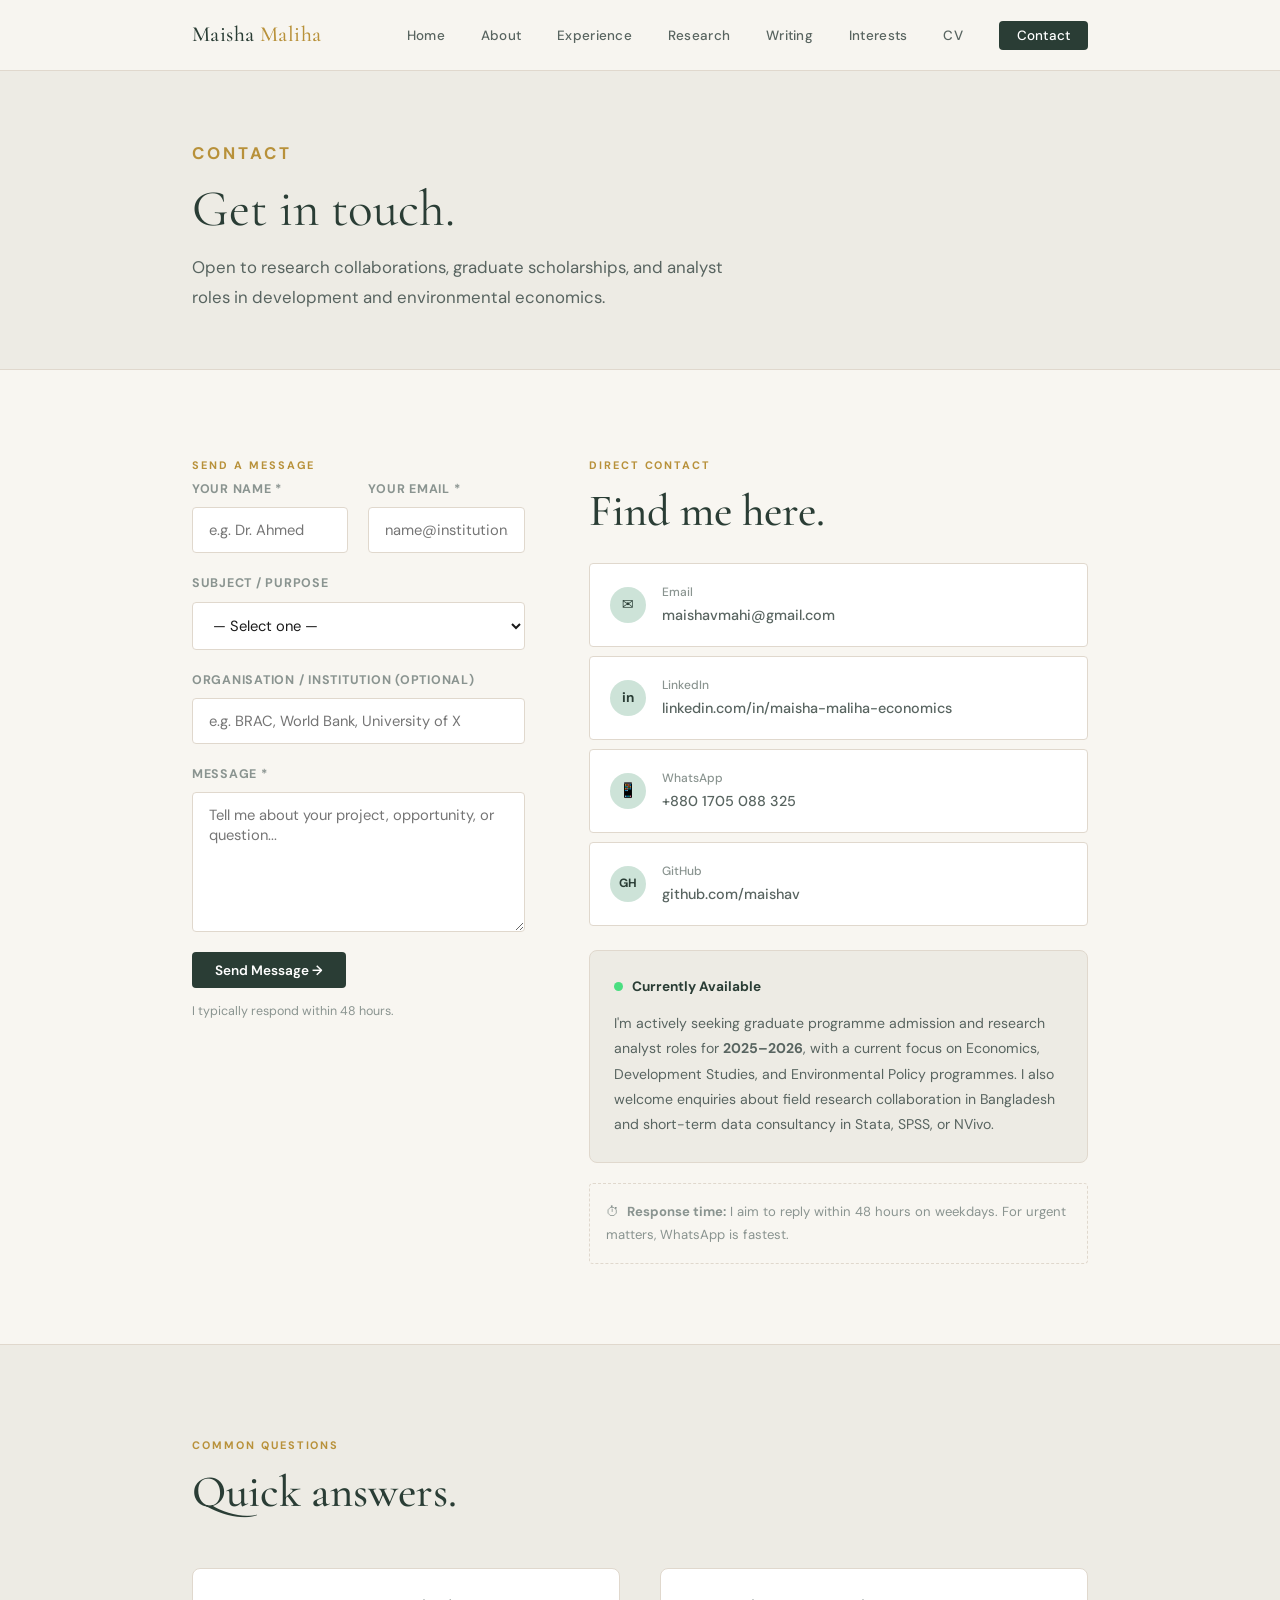
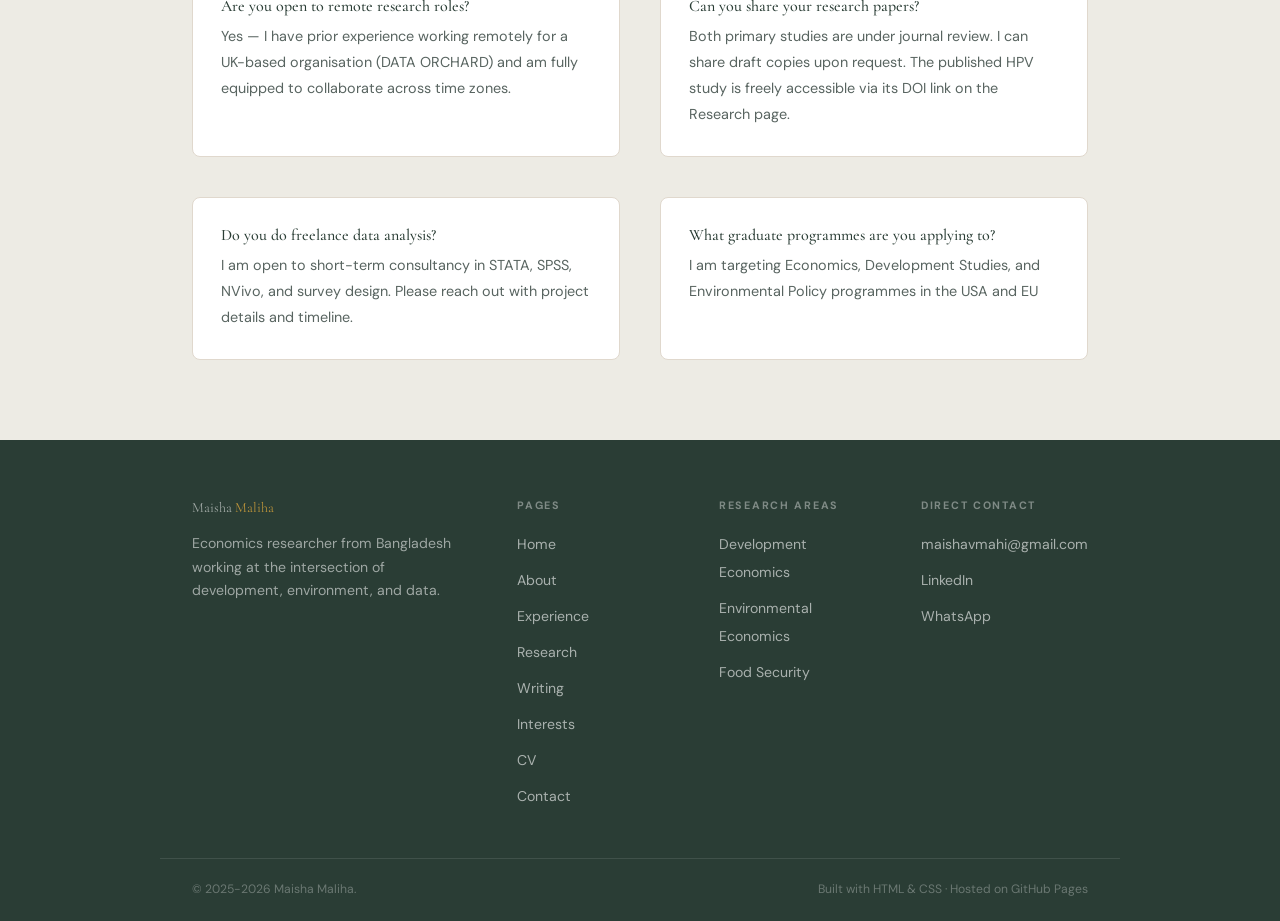
<file: contact.html>
<!DOCTYPE html>
<html lang="en">
<head>
  <meta charset="UTF-8" />
  <meta name="viewport" content="width=device-width, initial-scale=1.0" />
  <title>Contact — Maisha Maliha | Economics Researcher Bangladesh</title>
  <meta name="description" content="Get in touch with Maisha Maliha — economics researcher from Bangladesh. Open to research collaborations, graduate programme enquiries, and analyst opportunities." />
  <meta name="keywords"   content="contact Maisha Maliha, economics researcher Bangladesh contact, hire economics researcher Bangladesh, research collaboration Bangladesh" />
  <meta name="author"     content="Maisha Maliha" />
  <meta name="robots"     content="index, follow" />
  <link rel="canonical"   href="https://maishav.github.io/contact.html" />
  <link rel="preconnect" href="https://fonts.googleapis.com" />
  <link rel="preconnect" href="https://fonts.gstatic.com" crossorigin />
  <link href="https://fonts.googleapis.com/css2?family=Cormorant+Garamond:ital,wght@0,400;0,500;0,600;1,400;1,500&family=DM+Sans:wght@300;400;500;600&display=swap" rel="stylesheet" />
  <link rel="stylesheet" href="style.css" />

  <style>
    /* Contact form — no JS, powered by Formspree */
    .contact-form { display:flex; flex-direction:column; gap:1.25rem; }
    .form-row { display:grid; grid-template-columns:1fr 1fr; gap:1.25rem; }
    .form-group { display:flex; flex-direction:column; gap:0.4rem; }
    .form-group label { font-size:0.78rem; font-weight:700; letter-spacing:0.06em; text-transform:uppercase; color:var(--text-mu); }
    .form-group input,
    .form-group select,
    .form-group textarea {
      font-family: var(--sans);
      font-size: 0.92rem;
      color: var(--text);
      background: var(--card);
      border: 1.5px solid var(--border);
      border-radius: var(--r);
      padding: 0.75rem 1rem;
      transition: border-color 0.2s;
      outline: none;
      width: 100%;
    }
    .form-group input:focus,
    .form-group select:focus,
    .form-group textarea:focus { border-color: var(--green); }
    .form-group textarea { resize:vertical; min-height:140px; }

    /* Social links */
    .social-link {
      display: flex;
      align-items: center;
      gap: 1rem;
      padding: 1.1rem 1.25rem;
      background: var(--card);
      border: 1px solid var(--border);
      border-radius: var(--r);
      color: var(--text-sec);
      font-size: 0.9rem;
      font-weight: 500;
      transition: all 0.2s;
      margin-bottom: 0.6rem;
    }
    .social-link:hover { border-color: var(--green); color: var(--green); transform: translateX(3px); }
    .social-icon { width:36px; height:36px; border-radius:50%; background:var(--green-lt); display:flex; align-items:center; justify-content:center; font-size:0.9rem; font-weight:700; color:var(--green); flex-shrink:0; }

    /* Dark CTA section */
    .dark-section { background:var(--green); padding:5rem 0; border-top:none; }
    .dark-section h2 { color:var(--white); }
    .dark-section p  { color:rgba(255,255,255,0.65); }

    @media(max-width:640px){ .form-row{grid-template-columns:1fr;} }
  </style>
</head>
<body>

<input type="checkbox" id="nav-cb" class="nav-cb">
<nav>
  <div class="nav-inner">
    <a href="index.html" class="nav-logo">Maisha <em>Maliha</em></a>
    <ul class="nav-links">
      <li><a href="index.html">Home</a></li>
      <li><a href="about.html">About</a></li>
      <li><a href="experience.html">Experience</a></li>
      <li><a href="research.html">Research</a></li>
      <li><a href="writing.html">Writing</a></li>
      <li><a href="interests.html">Interests</a></li>
      <li><a href="cv.html">CV</a></li>
      <li class="nav-cta"><a href="contact.html" class="active">Contact</a></li>
    </ul>
    <label for="nav-cb" class="hamburger" aria-label="Toggle menu">
      <span></span><span></span><span></span>
    </label>
  </div>
</nav>

<div class="page-hero">
  <div class="container">
    <p class="label">Contact</p>
    <h1>Get in touch.</h1>
    <p>Open to research collaborations, graduate scholarships, and analyst roles in development and environmental economics.</p>
  </div>
</div>

<main>
  <section>
    <div class="container">
      <div class="g23" style="align-items:start; gap:4rem;">

        <!-- ── CONTACT FORM ─────────────────────────────────── -->
        <div>
          <p class="label">Send a Message</p>
          <!--h2 style="margin-top:0.4rem; margin-bottom:2rem;">Write to me directly.</h2-->

          <!-- ══════════════════════════════════════════════════
               FORM SETUP (Formspree — free, no backend needed)
               ✏️ Steps to activate this form:
               1. Go to https://formspree.io and create a free account
               2. Create a new form — you'll get a unique form ID
               3. Replace YOUR_FORM_ID below with that ID
               4. Formspree will email you every submission
               Example action: action="https://formspree.io/f/xpzgkwna"
          ═══════════════════════════════════════════════════ -->
          <form
            action="https://formspree.io/f/YOUR_FORM_ID"
            method="POST"
            class="contact-form"
          >
            <!-- Honeypot spam trap (hidden, do not remove) -->
            <input type="text" name="_gotcha" style="display:none;">
            <!-- Redirect after submission ✏️ update with your URL -->
            <input type="hidden" name="_next" value="https://maishav.github.io/contact.html?sent=true">

            <div class="form-row">
              <div class="form-group">
                <label for="name">Your Name *</label>
                <input type="text" id="name" name="name" placeholder="e.g. Dr. Ahmed" required>
              </div>
              <div class="form-group">
                <label for="email">Your Email *</label>
                <input type="email" id="email" name="email" placeholder="name@institution.edu" required>
              </div>
            </div>

            <div class="form-group">
              <label for="subject">Subject / Purpose</label>
              <select id="subject" name="subject">
                <option value="">— Select one —</option>
                <option value="Research Collaboration">Research Collaboration</option>
                <option value="Graduate Programme Enquiry">Graduate Programme Enquiry</option>
                <option value="Job / Opportunity">Job / Opportunity</option>
                <option value="Scholarship">Scholarship</option>
                <option value="CV / Writing Sample Request">CV / Writing Sample Request</option>
                <option value="Media / Press">Media / Press</option>
                <option value="Other">Other</option>
              </select>
            </div>

            <div class="form-group">
              <label for="organisation">Organisation / Institution (optional)</label>
              <input type="text" id="organisation" name="organisation" placeholder="e.g. BRAC, World Bank, University of X">
            </div>

            <div class="form-group">
              <label for="message">Message *</label>
              <textarea id="message" name="message" placeholder="Tell me about your project, opportunity, or question..." required></textarea>
            </div>

            <div>
              <button type="submit" class="btn btn-green">Send Message →</button>
              <p style="font-size:0.78rem; color:var(--text-mu); margin-top:0.75rem;">
                I typically respond within 48 hours.
              </p>
            </div>
          </form>

          <!-- Success message (shown if ?sent=true in URL via CSS) -->
          <div id="success-msg" style="display:none; margin-top:1.5rem;" class="info-box">
            <p>✓ &nbsp;Message sent! I'll get back to you within 48 hours.</p>
          </div>
          <script>
            // Show success message if redirected after form submit
            if (window.location.search.includes('sent=true')) {
              document.getElementById('success-msg').style.display = 'block';
            }
          </script>
        </div>

        <!-- ── CONTACT DETAILS ─────────────────────────────── -->
        <div>
          <p class="label">Direct Contact</p>
          <h2 style="margin-top:0.4rem; margin-bottom:1.5rem;">Find me here.</h2>

          <!-- ✏️ Update all links and handles -->
          <a href="mailto:maishavmahi@gmail.com" class="social-link">
            <span class="social-icon">✉</span>
            <div>
              <div style="font-size:0.75rem; color:var(--text-mu);">Email</div>
              maishavmahi@gmail.com
            </div>
          </a>

          <a href="https://www.linkedin.com/in/maisha-maliha-economics" target="_blank" rel="noopener" class="social-link">
            <span class="social-icon" style="font-size:0.85rem;">in</span>
            <div>
              <div style="font-size:0.75rem; color:var(--text-mu);">LinkedIn</div>
              linkedin.com/in/maisha-maliha-economics
            </div>
          </a>

          <a href="https://wa.me/8801705088325" target="_blank" rel="noopener" class="social-link">
            <span class="social-icon">📱</span>
            <div>
              <div style="font-size:0.75rem; color:var(--text-mu);">WhatsApp</div>
              +880 1705 088 325
            </div>
          </a>

          <!-- ✏️ Add GitHub when you publish the portfolio -->
          <a href="https://github.com/maishav" target="_blank" rel="noopener" class="social-link">
            <span class="social-icon" style="font-size:0.75rem; font-weight:700;">GH</span>
            <div>
              <div style="font-size:0.75rem; color:var(--text-mu);">GitHub</div>
              github.com/maishav
            </div>
          </a>

          <!-- Availability card -->
          <div class="card-surface mt-3">
            <div style="display:flex; align-items:center; gap:0.6rem; margin-bottom:0.75rem;">
              <div style="width:9px;height:9px;border-radius:50%;background:#4ade80;flex-shrink:0;"></div>
              <!-- ✏️ Update status as needed -->
              <p style="font-size:0.85rem; font-weight:700; color:var(--green); margin:0;">Currently Available</p>
            </div>
            <p style="font-size:0.88rem;">
              I'm actively seeking graduate programme admission and research analyst roles for <strong>2025–2026</strong>, with a current focus on Economics, Development Studies, and Environmental Policy programmes. I also welcome enquiries about field research collaboration in Bangladesh and short-term data consultancy in Stata, SPSS, or NVivo.
            </p>
          </div>

          <!-- Response time note -->
          <div style="margin-top:1.25rem; padding:1rem; border:1px dashed var(--border); border-radius:var(--r);">
            <p style="font-size:0.82rem; color:var(--text-mu);">
              ⏱ &nbsp;<strong>Response time:</strong> I aim to reply within 48 hours on weekdays.
              For urgent matters, WhatsApp is fastest.
            </p>
          </div>
        </div>

      </div>
    </div>
  </section>

  <!-- ── FAQ ────────────────────────────────────────────────── -->
  <section style="background:var(--surface);">
    <div class="container">
      <div class="sec-head">
        <p class="label">Common Questions</p>
        <h2>Quick answers.</h2>
      </div>
      <div class="g2">
        <!-- ✏️ Edit these FAQs to match your situation -->
        <div class="card">
          <h3 style="font-size:1rem;">Are you open to remote research roles?</h3>
          <p class="mt-1" style="font-size:0.9rem;">Yes — I have prior experience working remotely for a UK-based organisation (DATA ORCHARD) and am fully equipped to collaborate across time zones.</p>
        </div>
        <div class="card">
          <h3 style="font-size:1rem;">Can you share your research papers?</h3>
          <p class="mt-1" style="font-size:0.9rem;">Both primary studies are under journal review. I can share draft copies upon request. The published HPV study is freely accessible via its DOI link on the Research page.</p>
        </div>
        <div class="card">
          <h3 style="font-size:1rem;">Do you do freelance data analysis?</h3>
          <p class="mt-1" style="font-size:0.9rem;">I am open to short-term consultancy in STATA, SPSS, NVivo, and survey design. Please reach out with project details and timeline.</p>
        </div>
        <div class="card">
          <h3 style="font-size:1rem;">What graduate programmes are you applying to?</h3>
          <p class="mt-1" style="font-size:0.9rem;">I am targeting Economics, Development Studies, and Environmental Policy programmes in the USA and EU</p>
        </div>
      </div>
    </div>
  </section>

</main>

<footer>
  <div class="footer-grid">
    <div>
      <p class="f-brand">Maisha <em>Maliha</em></p>
      <p>Economics researcher from Bangladesh working at the intersection of development, environment, and data.</p>
    </div>
    <div class="f-col"><h5>Pages</h5><ul>
      <li><a href="index.html">Home</a></li><li><a href="about.html">About</a></li>
      <li><a href="experience.html">Experience</a></li><li><a href="research.html">Research</a></li>
      <li><a href="writing.html">Writing</a></li><li><a href="interests.html">Interests</a></li>
      <li><a href="cv.html">CV</a></li><li><a href="contact.html">Contact</a></li>
    </ul></div>
    <div class="f-col"><h5>Research Areas</h5><ul>
      <li><a href="research.html">Development Economics</a></li>
      <li><a href="research.html">Environmental Economics</a></li>
      <li><a href="research.html">Food Security</a></li>
    </ul></div>
    <div class="f-col"><h5>Direct Contact</h5><ul>
      <li><a href="mailto:maishavmahi@gmail.com">maishavmahi@gmail.com</a></li>
      <li><a href="https://www.linkedin.com/in/maisha-maliha-economics" target="_blank">LinkedIn</a></li>
      <li><a href="https://wa.me/8801705088325" target="_blank">WhatsApp</a></li>
    </ul></div>
  </div>
  <div class="footer-btm">
    <p>© 2025-2026 Maisha Maliha.</p>
    <p>Built with HTML &amp; CSS · Hosted on <a href="https://pages.github.com" target="_blank">GitHub Pages</a></p>
  </div>
</footer>

</body>
</html>
</file>
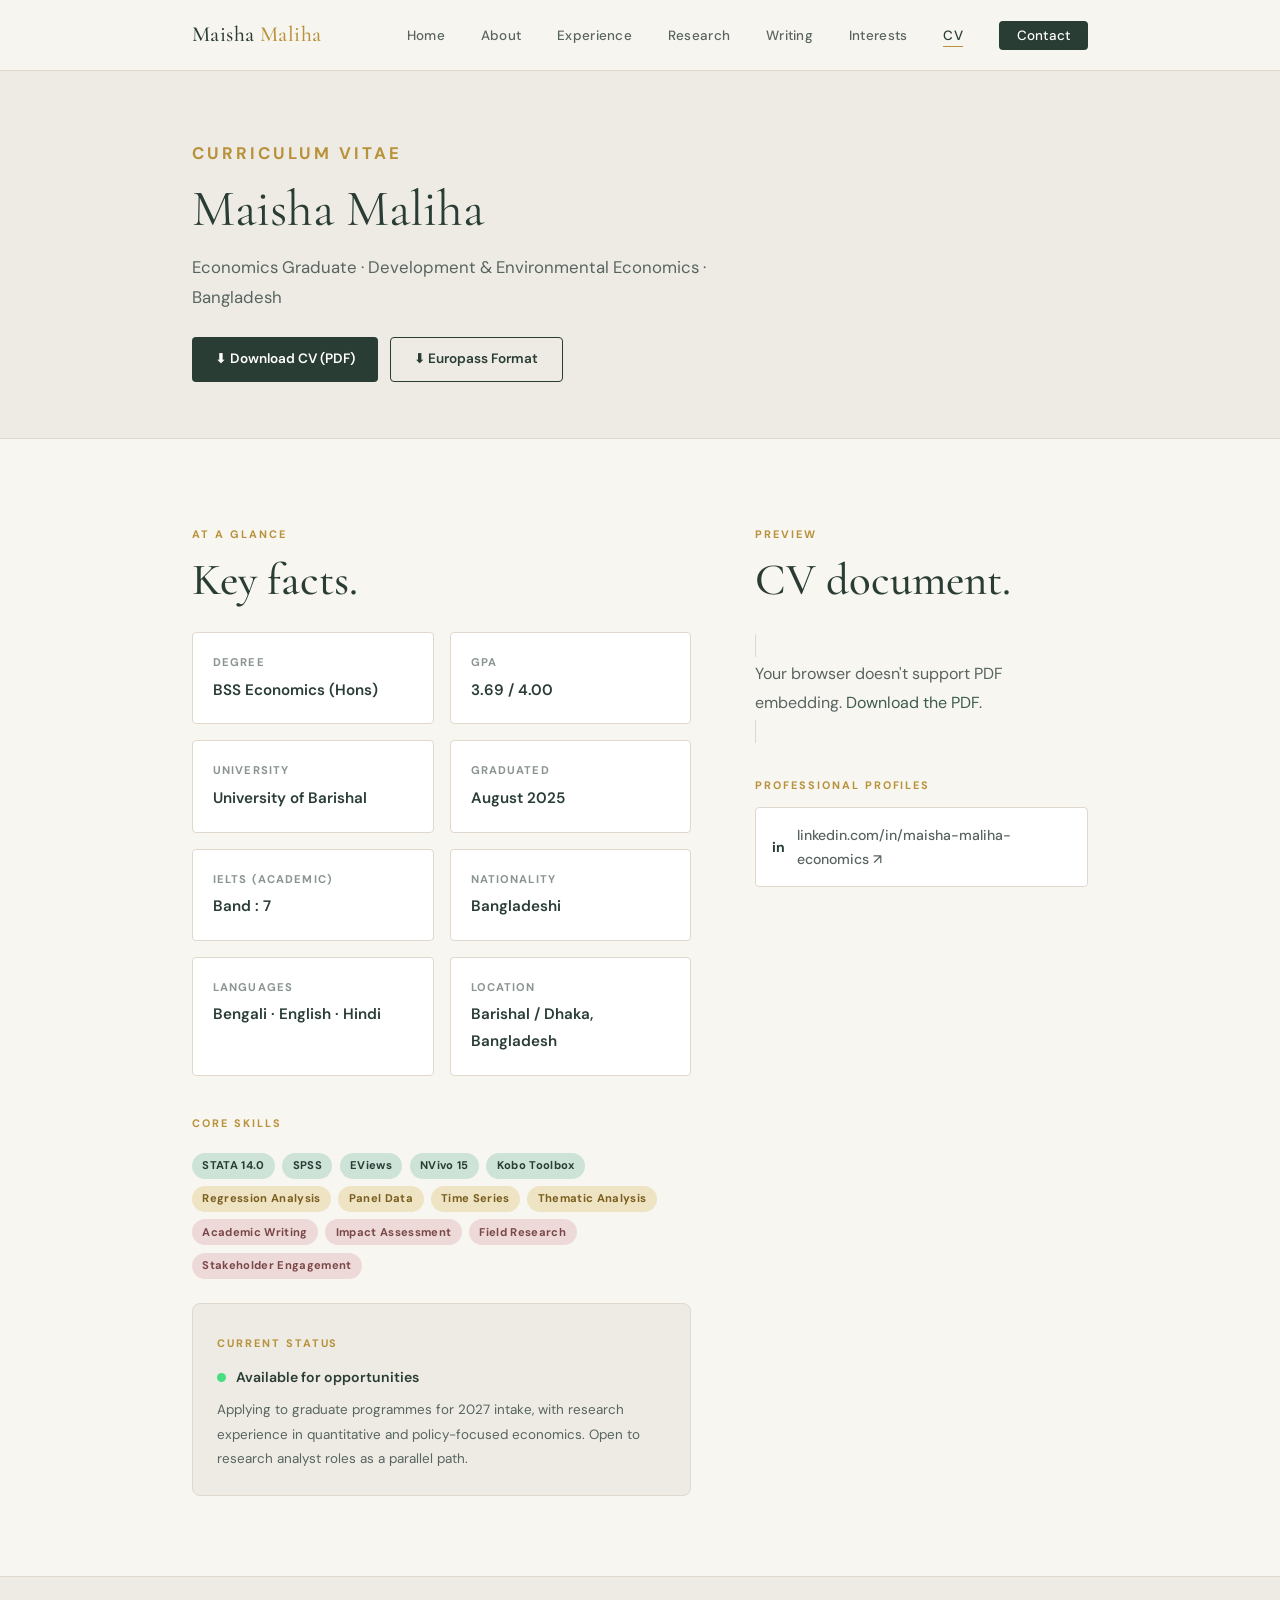
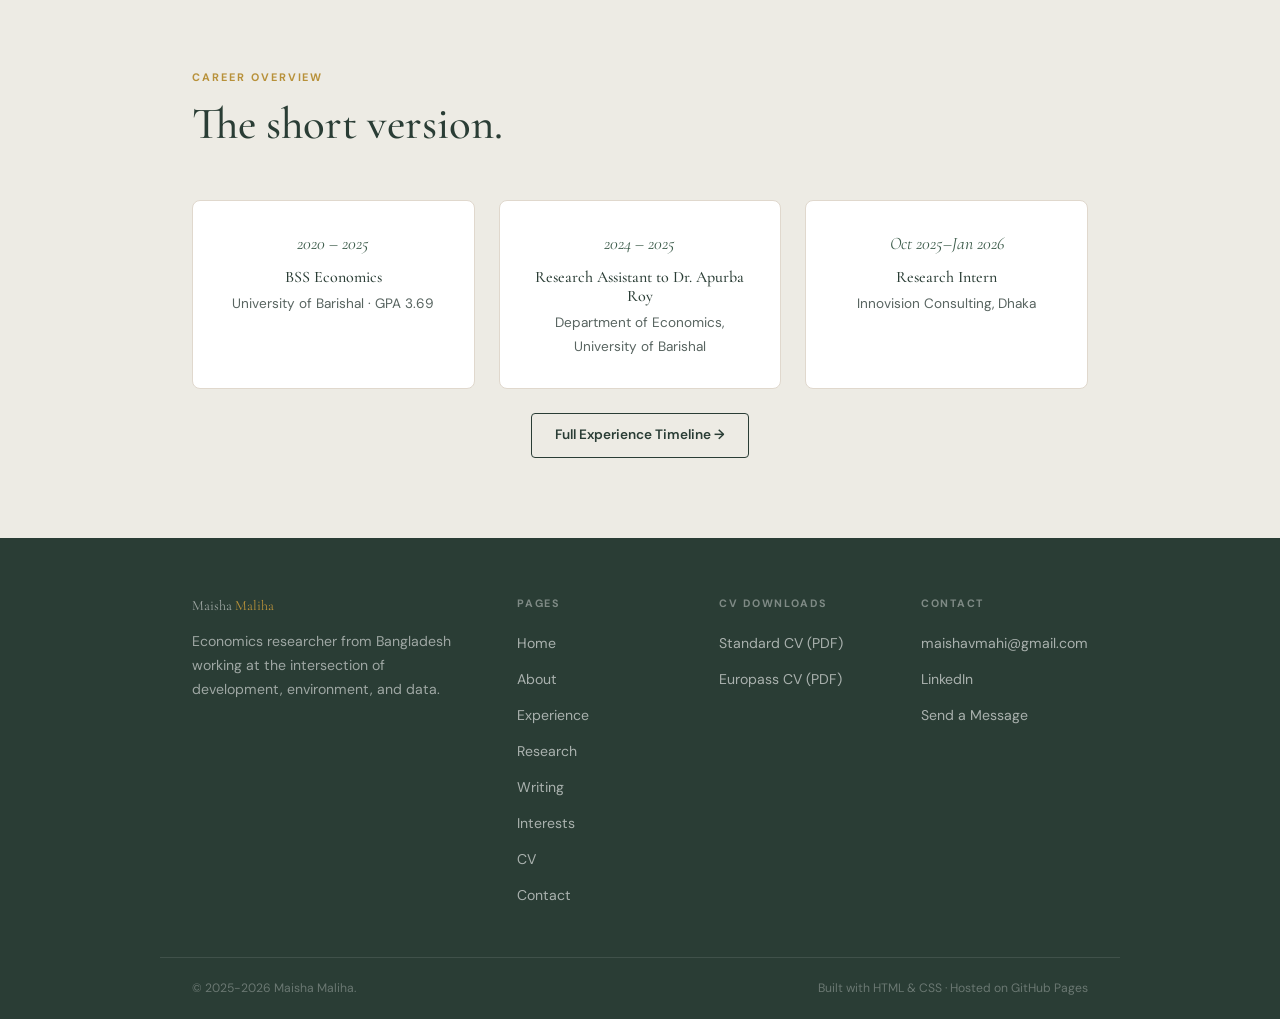
<file: cv.html>
<!DOCTYPE html>
<html lang="en">
<head>
  <meta charset="UTF-8" />
  <meta name="viewport" content="width=device-width, initial-scale=1.0" />
  <title>CV — Maisha Maliha | Economics Researcher Bangladesh</title>
  <meta name="description" content="Download the CV of Maisha Maliha — economics researcher from Bangladesh with expertise in development economics, environmental economics, STATA, NVivo, and field research." />
  <meta name="keywords"   content="Maisha Maliha CV, economics researcher CV Bangladesh, development economics CV, STATA researcher CV, download CV economics Bangladesh" />
  <meta name="author"     content="Maisha Maliha" />
  <meta name="robots"     content="index, follow" />
  <link rel="canonical"   href="https://maishav.github.io/cv.html" />
  <link rel="preconnect" href="https://fonts.googleapis.com" />
  <link rel="preconnect" href="https://fonts.gstatic.com" crossorigin />
  <link href="https://fonts.googleapis.com/css2?family=Cormorant+Garamond:ital,wght@0,400;0,500;0,600;1,400;1,500&family=DM+Sans:wght@300;400;500;600&display=swap" rel="stylesheet" />
  <link rel="stylesheet" href="style.css" />
  <style>
    .cv-row { display:grid; grid-template-columns:1fr 1fr; gap:1rem; margin-top:1.5rem; }
    .cv-fact { background:var(--card); border:1px solid var(--border); border-radius:var(--r); padding:1.25rem; }
    .cv-fact .key   { font-size:0.7rem; font-weight:700; letter-spacing:0.1em; text-transform:uppercase; color:var(--text-mu); margin-bottom:0.25rem; }
    .cv-fact .value { font-size:0.95rem; color:var(--green); font-weight:600; }
    .cv-pdf-frame { width:100%; height:700px; border:1px solid var(--border); border-radius:var(--r-lg); background:var(--surface); display:flex; align-items:center; justify-content:center; flex-direction:column; gap:1rem; }
    @media(max-width:640px){ .cv-row{grid-template-columns:1fr;} .cv-pdf-frame{height:400px;} }
  </style>
</head>
<body>

<input type="checkbox" id="nav-cb" class="nav-cb">
<nav>
  <div class="nav-inner">
    <a href="index.html" class="nav-logo">Maisha <em>Maliha</em></a>
    <ul class="nav-links">
      <li><a href="index.html">Home</a></li>
      <li><a href="about.html">About</a></li>
      <li><a href="experience.html">Experience</a></li>
      <li><a href="research.html">Research</a></li>
      <li><a href="writing.html">Writing</a></li>
      <li><a href="interests.html">Interests</a></li>
      <li><a href="cv.html" class="active">CV</a></li>
      <li class="nav-cta"><a href="contact.html">Contact</a></li>
    </ul>
    <label for="nav-cb" class="hamburger" aria-label="Toggle menu">
      <span></span><span></span><span></span>
    </label>
  </div>
</nav>

<div class="page-hero">
  <div class="container">
    <p class="label">Curriculum Vitae</p>
    <h1>Maisha Maliha</h1>
    <p>Economics Graduate · Development &amp; Environmental Economics · Bangladesh</p>
    <div class="gap-sm mt-3">
      <!-- ✏️ When you upload your CV PDF to the files/ folder, update this link -->
      <a href="CV/CV_of_Maisha_Maliha.pdf" class="btn btn-green" target="_blank">⬇ Download CV (PDF)</a>
      <a href="CV/CV_of_Maisha_Maliha_Europass.pdf" class="btn btn-outline" target="_blank">⬇ Europass Format</a>
    </div>
  </div>
</div>

<main>

  <!-- ── CV HIGHLIGHTS ──────────────────────────────────────── -->
  <section>
    <div class="container">
      <div class="g32" style="align-items:start; gap:4rem;">

        <!-- Highlights sidebar -->
        <div>
          <p class="label">At a Glance</p>
          <h2 style="margin-top:0.4rem;">Key facts.</h2>

          <div class="cv-row">
            <div class="cv-fact">
              <div class="key">Degree</div>
              <div class="value">BSS Economics (Hons)</div>
            </div>
            <div class="cv-fact">
              <div class="key">GPA</div>
              <div class="value">3.69 / 4.00</div>
            </div>
            <div class="cv-fact">
              <div class="key">University</div>
              <div class="value">University of Barishal</div>
            </div>
            <div class="cv-fact">
              <div class="key">Graduated</div>
              <div class="value">August 2025</div>
            </div>
            <div class="cv-fact">
              <div class="key">IELTS (Academic)</div>
              <div class="value">Band : 7</div>
            </div>
            <div class="cv-fact">
              <div class="key">Nationality</div>
              <div class="value">Bangladeshi</div>
            </div>
            <div class="cv-fact">
              <div class="key">Languages</div>
              <div class="value">Bengali · English · Hindi</div>
            </div>
            <div class="cv-fact">
              <div class="key">Location</div>
              <div class="value">Barishal / Dhaka, Bangladesh</div>
            </div>
          </div>

          <!-- Skills summary -->
          <div style="margin-top:2rem;">
            <p class="label">Core Skills</p>
            <div class="tags mt-2">
              <span class="tag tag-green">STATA 14.0</span>
              <span class="tag tag-green">SPSS</span>
              <span class="tag tag-green">EViews</span>
              <span class="tag tag-green">NVivo 15</span>
              <span class="tag tag-green">Kobo Toolbox</span>
              <span class="tag tag-gold">Regression Analysis</span>
              <span class="tag tag-gold">Panel Data</span>
              <span class="tag tag-gold">Time Series</span>
              <span class="tag tag-gold">Thematic Analysis</span>
              <span class="tag tag-rose">Academic Writing</span>
              <span class="tag tag-rose">Impact Assessment</span>
              <span class="tag tag-rose">Field Research</span>
              <span class="tag tag-rose">Stakeholder Engagement</span>
            </div>
          </div>

          <!-- Availability -->
          <div class="card-surface mt-3">
            <p class="label">Current Status</p>
            <div style="display:flex; align-items:center; gap:0.6rem; margin-top:0.5rem;">
              <div class="avail-dot" style="background:#4ade80;width:9px;height:9px;border-radius:50%;flex-shrink:0;animation:none;"></div>
              <!-- ✏️ Update your current status here -->
              <p style="font-size:0.88rem; color:var(--green); margin:0; font-weight:600;">Available for opportunities</p>
            </div>
            <p style="font-size:0.84rem; margin-top:0.5rem;">
              Applying to graduate programmes for 2027 intake, with research experience in quantitative and policy-focused economics. Open to research analyst roles as a parallel path.
            </p>
          </div>
          </div>

        <!-- CV preview / embed -->
        <div>
          <p class="label">Preview</p>
          <h2 style="margin-top:0.4rem; margin-bottom:1.5rem;">CV document.</h2>

          <object data="CV/CV_of_Maisha_Maliha.pdf" type="application/pdf" width="100%" height="700" style="border:1px solid var(--border); border-radius:var(--r-lg);">
          <p>Your browser doesn't support PDF embedding. <a href="CV/CV_of_Maisha_Maliha.pdf">Download the PDF</a>.</p>
          </object>
          
          <!-- Professional profiles -->
          <div class="mt-3">
            <p class="label" style="margin-bottom:0.75rem;">Professional Profiles</p>
            <div style="display:flex; flex-direction:column; gap:0.6rem;">
              <a href="https://www.linkedin.com/in/maisha-maliha-economics"
                 target="_blank" rel="noopener"
                 style="display:flex; align-items:center; gap:0.75rem; background:var(--card); border:1px solid var(--border); border-radius:var(--r); padding:0.9rem 1rem; color:var(--text-sec); font-size:0.88rem; font-weight:500; transition:all 0.2s;">
                <span style="font-weight:700; color:var(--green);">in</span>
                linkedin.com/in/maisha-maliha-economics ↗
              </a>
              <!-- ✏️ Add Google Scholar, ResearchGate, or ORCID when you have them -->
              <!--
              <a href="https://orcid.org/YOUR-ORCID" target="_blank" rel="noopener"
                 style="display:flex; align-items:center; gap:0.75rem; background:var(--card); border:1px solid var(--border); border-radius:var(--r); padding:0.9rem 1rem; color:var(--text-sec); font-size:0.88rem; font-weight:500;">
                🔗 orcid.org/YOUR-ORCID ↗
              </a>
              -->
            </div>
          </div>

        </div>
      </div>
    </div>
  </section>

  <!-- ── CAREER TIMELINE OVERVIEW ──────────────────────────── -->
  <section style="background:var(--surface);">
    <div class="container">
      <div class="sec-head">
        <p class="label">Career Overview</p>
        <h2>The short version.</h2>
      </div>
      <div class="g3">
        <div class="card" style="text-align:center;">
          <div style="font-family:var(--serif); font-size:1.1rem; font-style:italic; color:var(--green-mid); margin-bottom:0.5rem;">2020 – 2025</div>
          <h3 style="font-size:1rem;">BSS Economics</h3>
          <p style="font-size:0.85rem; margin-top:0.3rem;">University of Barishal · GPA 3.69</p>
        </div>
        <div class="card" style="text-align:center;">
          <div style="font-family:var(--serif); font-size:1.1rem; font-style:italic; color:var(--green-mid); margin-bottom:0.5rem;">2024 – 2025</div>
          <h3 style="font-size:1rem;">Research Assistant to Dr. Apurba Roy</h3>
          <p style="font-size:0.85rem; margin-top:0.3rem;">Department of Economics, University of Barishal</p>
          </p>
        </div>
        <div class="card" style="text-align:center;">
          <div style="font-family:var(--serif); font-size:1.1rem; font-style:italic; color:var(--green-mid); margin-bottom:0.5rem;">Oct 2025–Jan 2026</div>
          <h3 style="font-size:1rem;">Research Intern</h3>
          <p style="font-size:0.85rem; margin-top:0.3rem;">Innovision Consulting, Dhaka</p>
        </div>
      </div>
      <div style="margin-top:1.5rem; text-align:center;">
        <a href="experience.html" class="btn btn-outline">Full Experience Timeline →</a>
      </div>
    </div>
  </section>

</main>

<footer>
  <div class="footer-grid">
    <div>
      <p class="f-brand">Maisha <em>Maliha</em></p>
      <p>Economics researcher from Bangladesh working at the intersection of development, environment, and data.</p>
    </div>
    <div class="f-col"><h5>Pages</h5><ul>
      <li><a href="index.html">Home</a></li><li><a href="about.html">About</a></li>
      <li><a href="experience.html">Experience</a></li><li><a href="research.html">Research</a></li>
      <li><a href="writing.html">Writing</a></li><li><a href="interests.html">Interests</a></li>
      <li><a href="cv.html">CV</a></li><li><a href="contact.html">Contact</a></li>
    </ul></div>
    <div class="f-col"><h5>CV Downloads</h5><ul>
      <li><a href="CV/CV_of_Maisha_Maliha.pdf" target="_blank">Standard CV (PDF)</a></li>
      <li><a href="CV/CV_of_Maisha_Maliha_Europass.pdf" target="_blank">Europass CV (PDF)</a></li>
    </ul></div>
    <div class="f-col"><h5>Contact</h5><ul>
      <li><a href="mailto:maishavmahi@gmail.com">maishavmahi@gmail.com</a></li>
      <li><a href="https://www.linkedin.com/in/maisha-maliha-economics" target="_blank">LinkedIn</a></li>
      <li><a href="contact.html">Send a Message</a></li>
    </ul></div>
  </div>
  <div class="footer-btm">
    <p>© 2025-2026 Maisha Maliha.</p>
    <p>Built with HTML &amp; CSS · Hosted on <a href="https://pages.github.com" target="_blank">GitHub Pages</a></p>
  </div>
</footer>

</body>
</html>
</file>
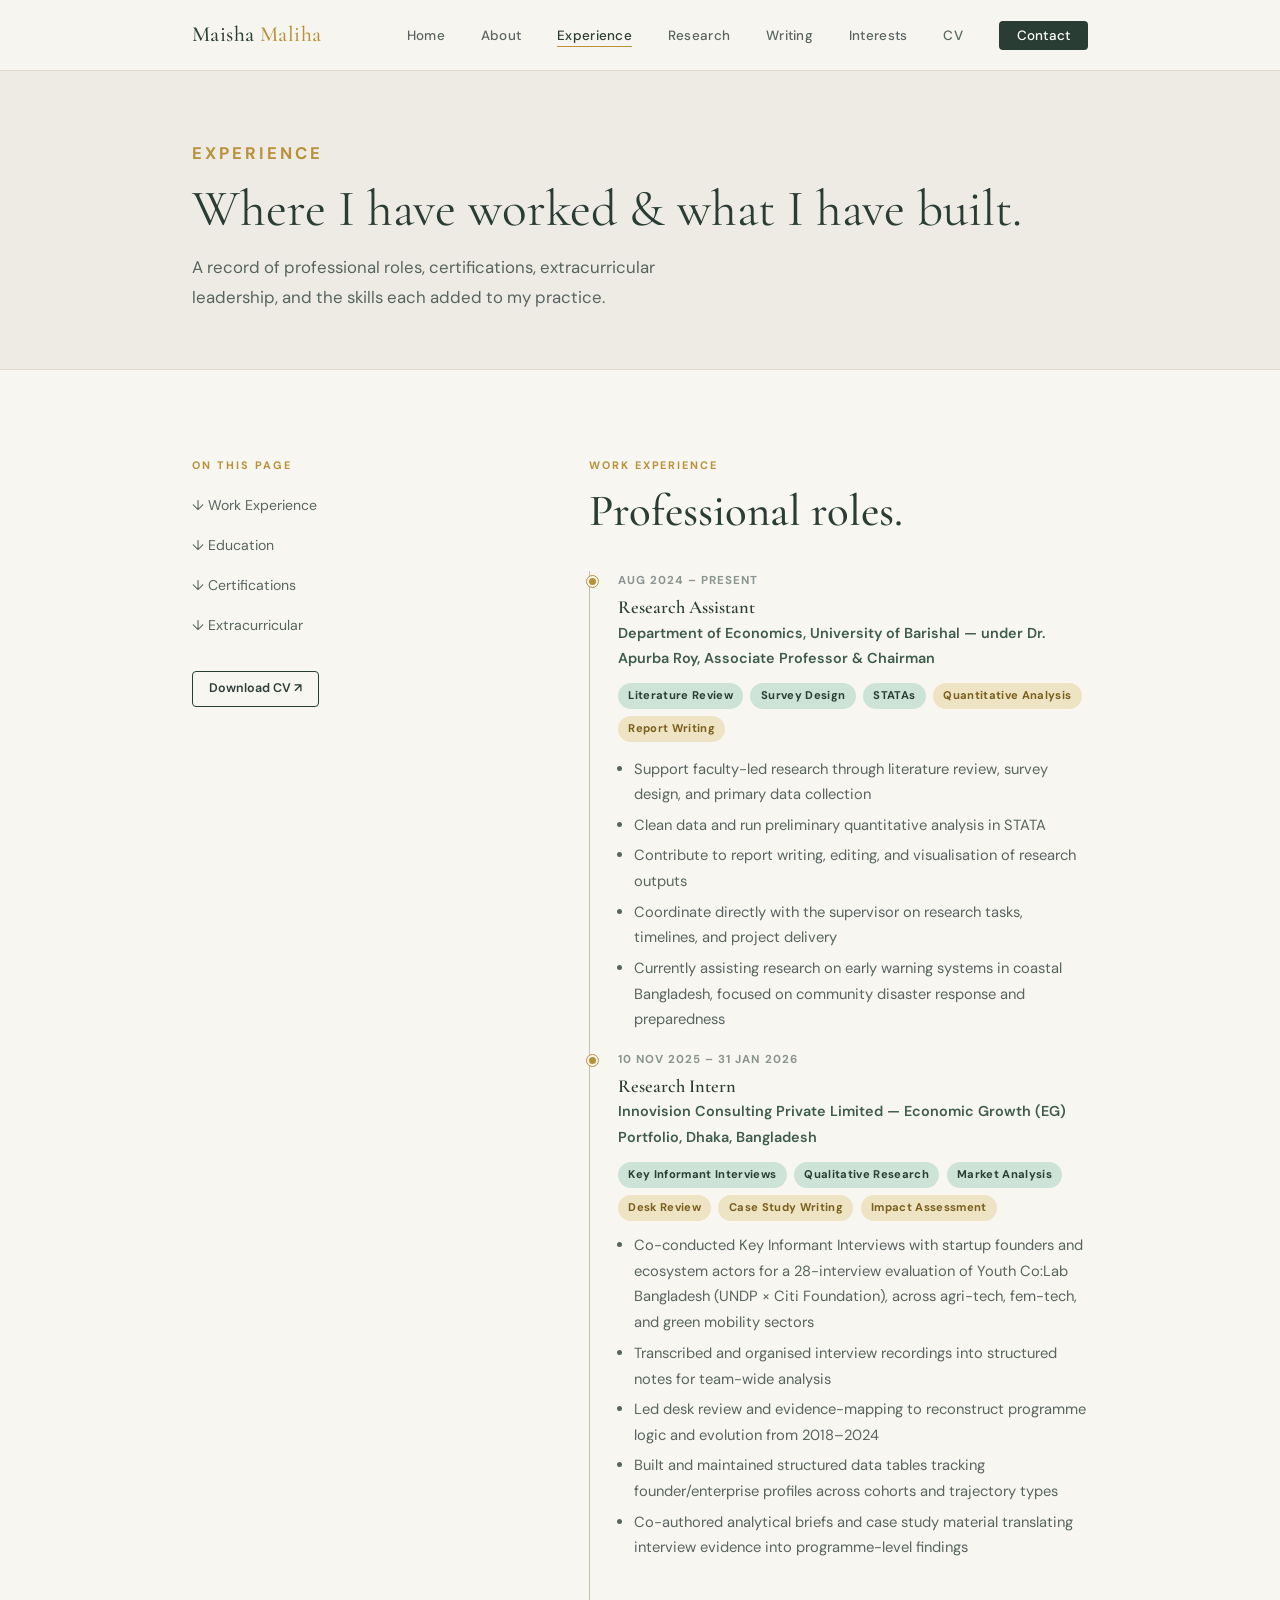
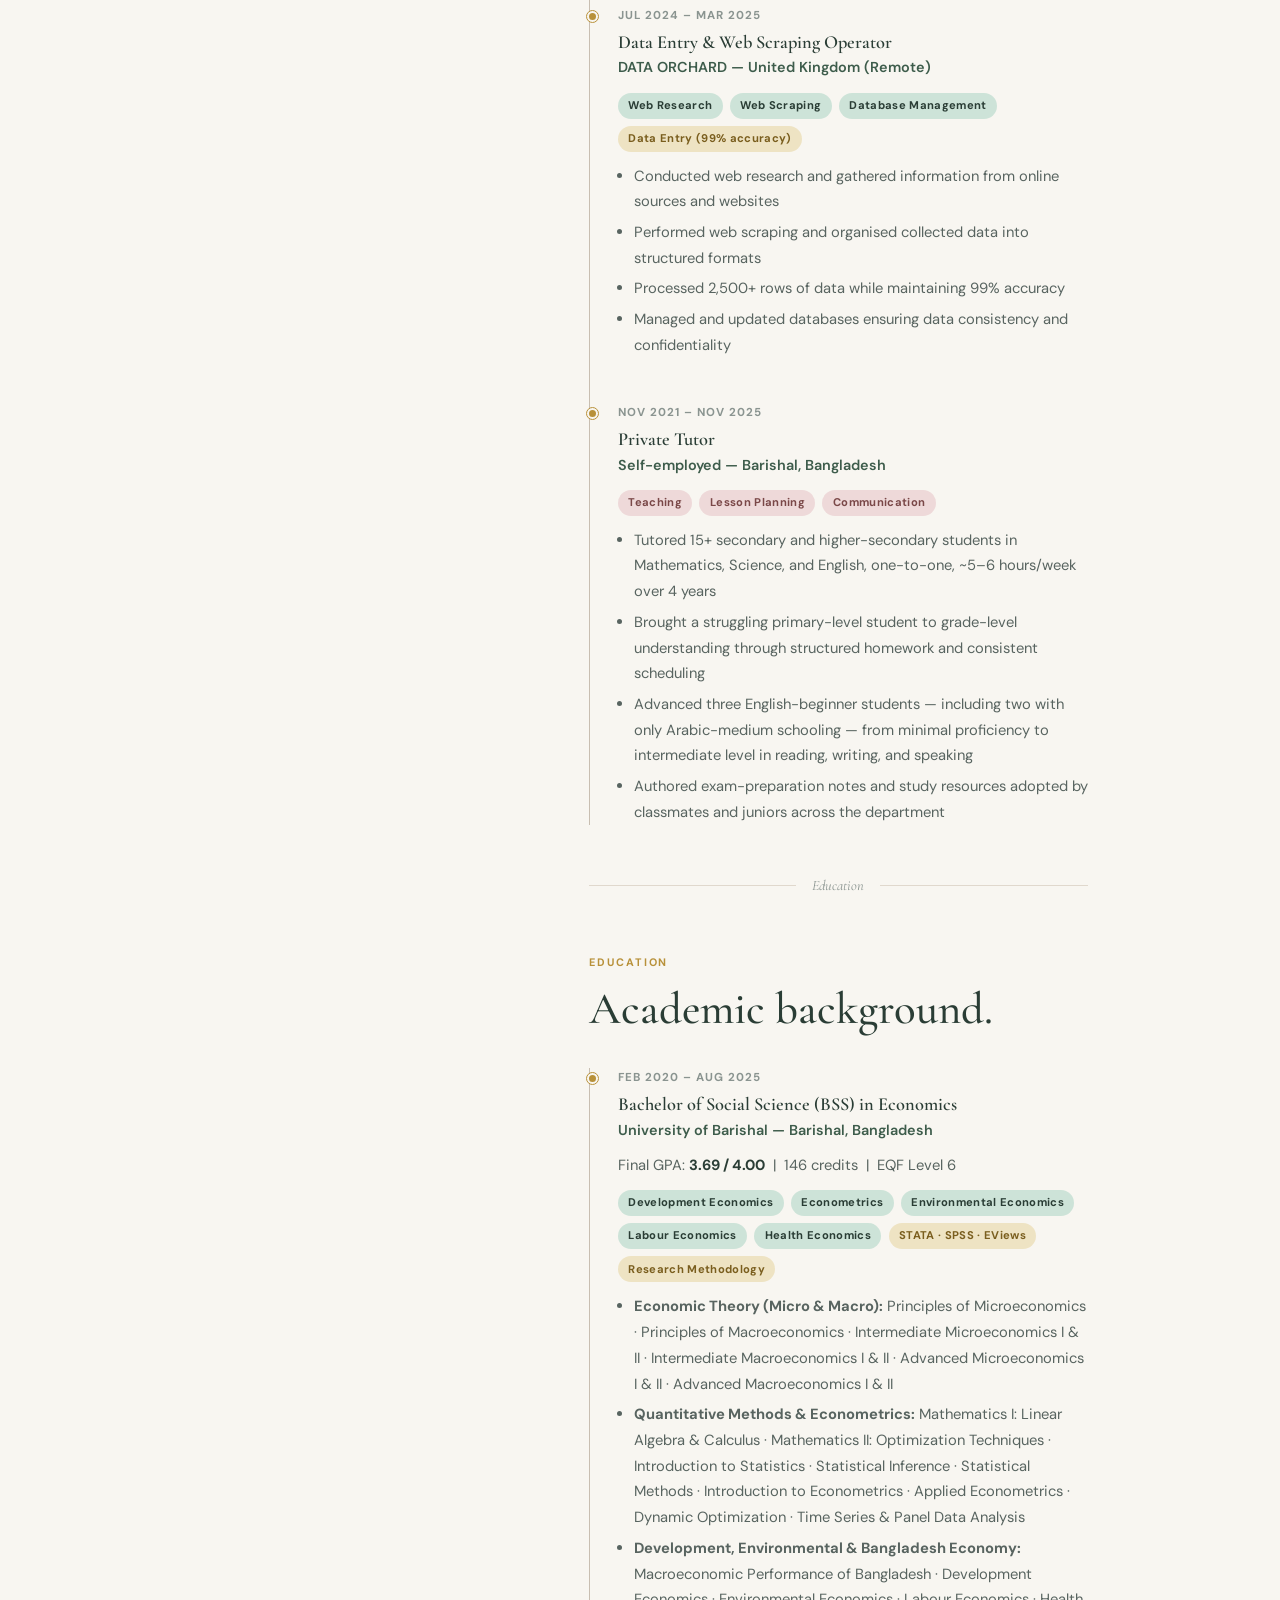
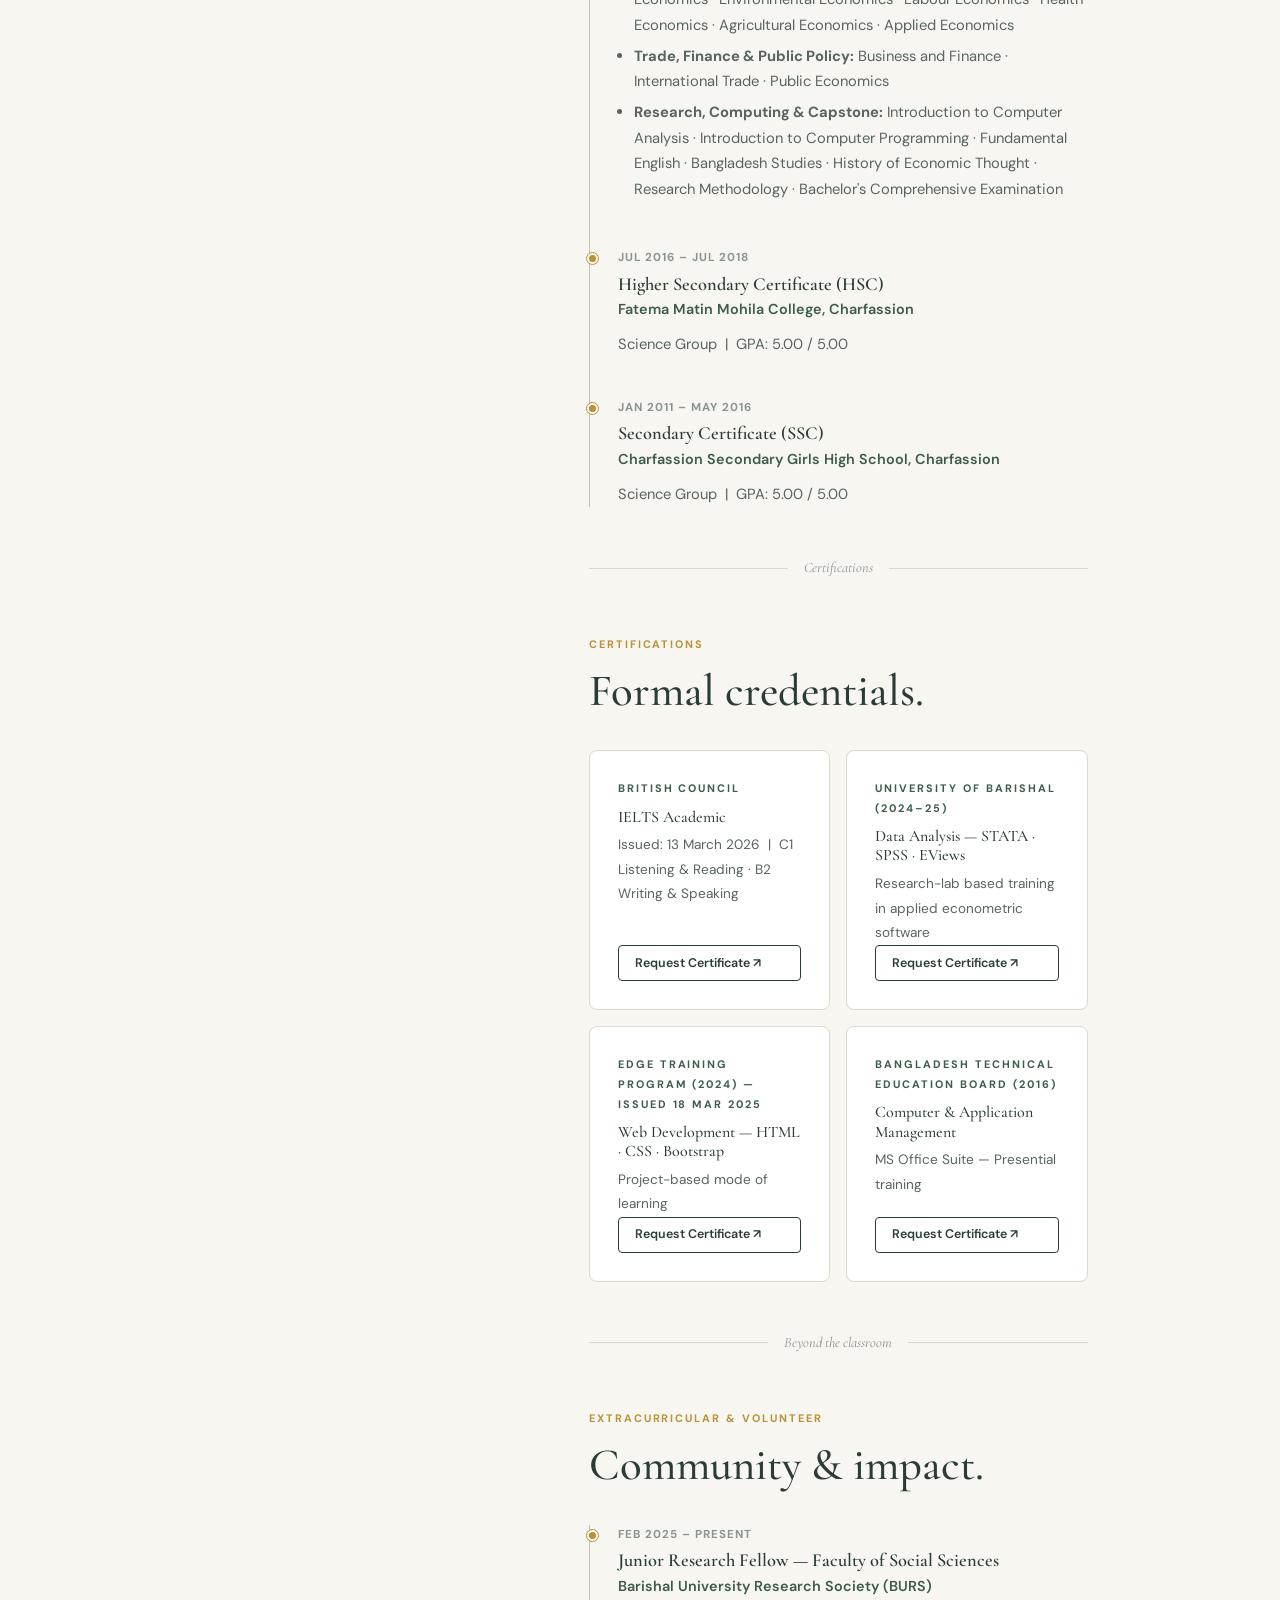
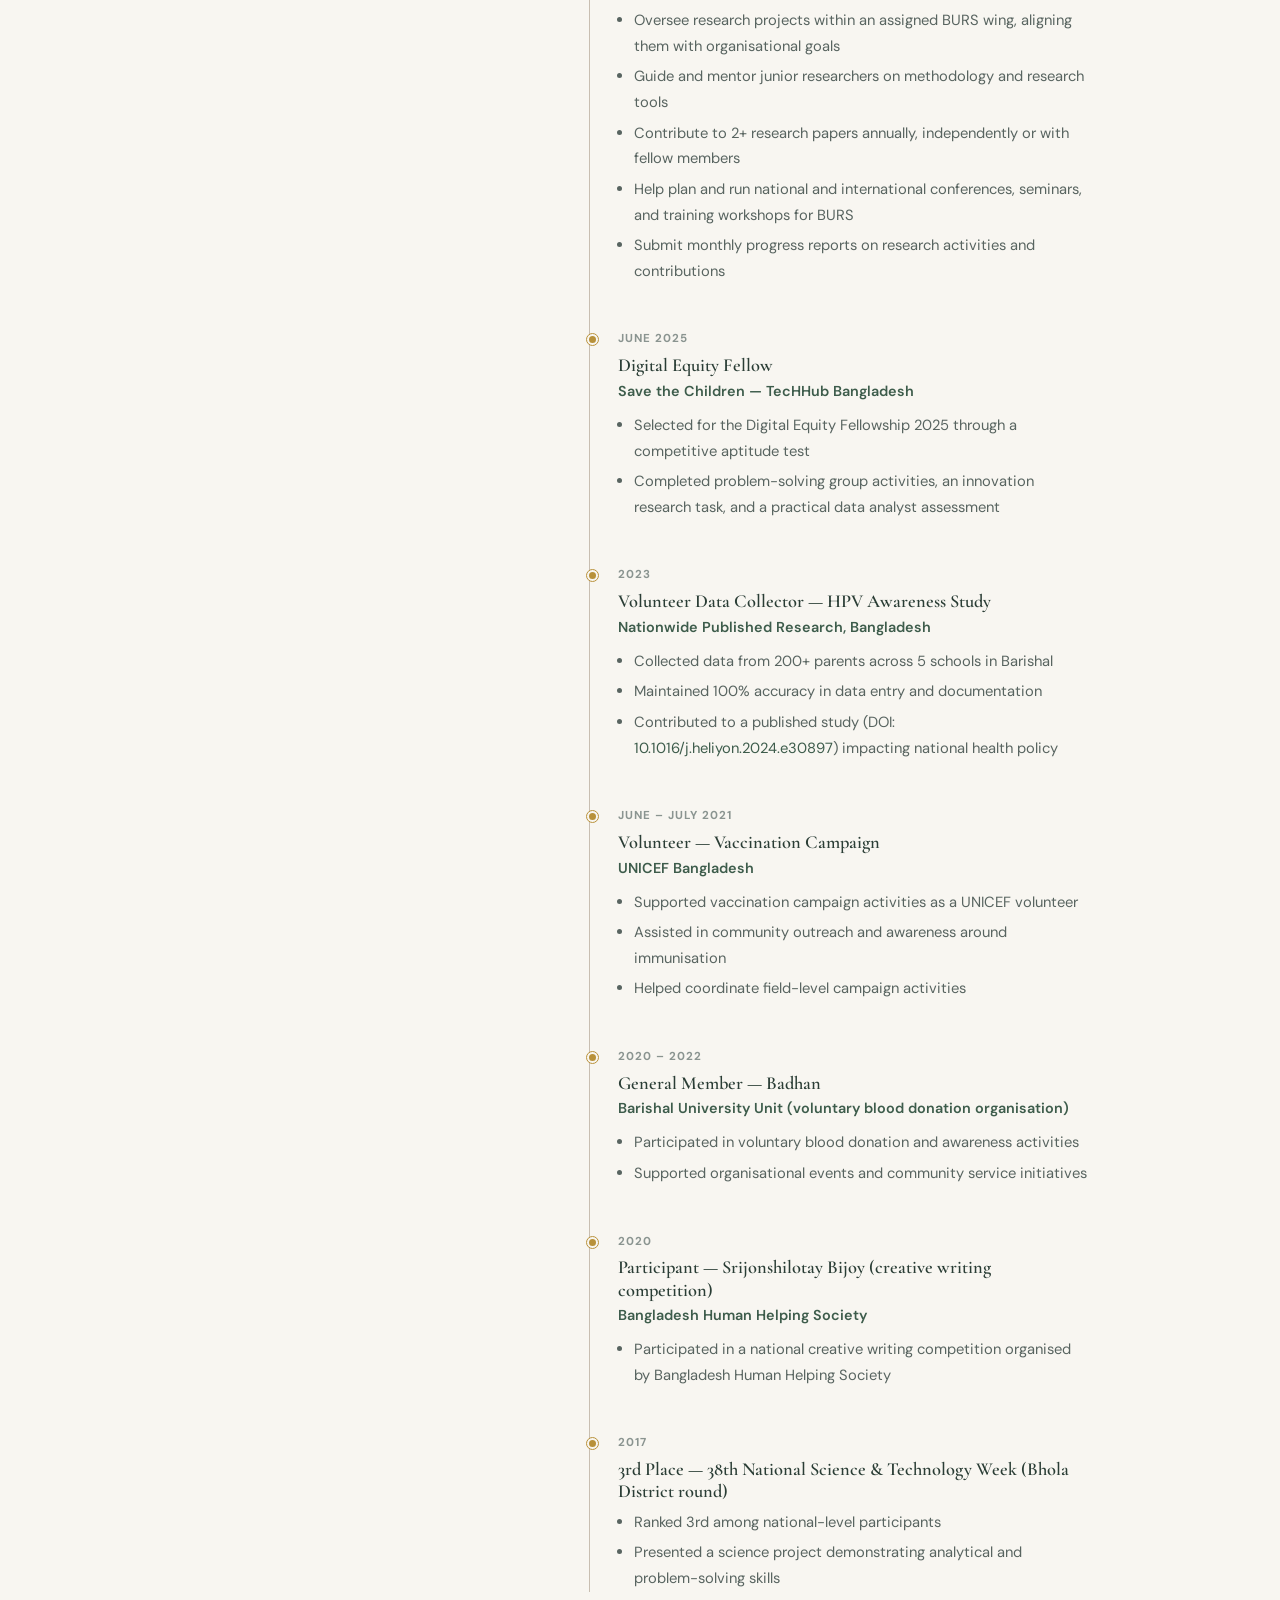
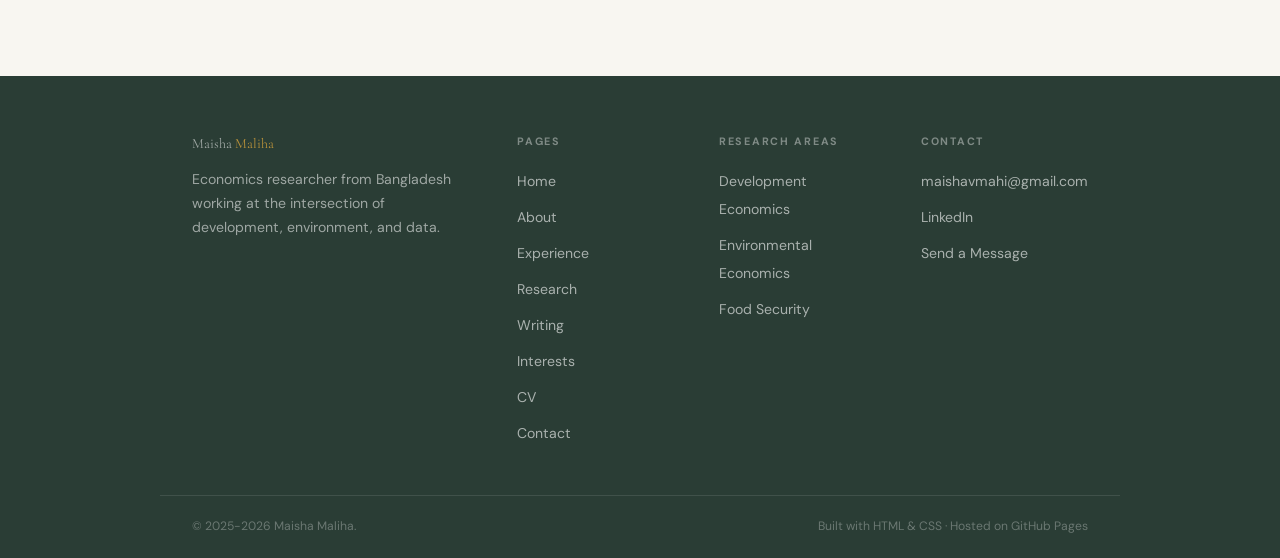
<file: experience.html>
<!DOCTYPE html>
<html lang="en">
<head>
  <meta charset="UTF-8" />
  <meta name="viewport" content="width=device-width, initial-scale=1.0" />
  <title>Experience — Maisha Maliha | Economics Researcher Bangladesh</title>
  <meta name="description" content="Work experience of Maisha Maliha: Business Economics Researcher at Innovision Consulting, Data Analyst at DATA ORCHARD UK, private tutor, and certifications in STATA, IELTS, and web development." />
  <meta name="keywords"   content="Maisha Maliha experience, Innovision Consulting researcher, economics researcher Bangladesh, STATA data analyst, impact assessment Bangladesh, development economics consultant Dhaka" />
  <meta name="author"     content="Maisha Maliha" />
  <meta name="robots"     content="index, follow" />
  <link rel="canonical"   href="https://maishav.github.io/experience.html" />
  <link rel="preconnect" href="https://fonts.googleapis.com" />
  <link rel="preconnect" href="https://fonts.gstatic.com" crossorigin />
  <link href="https://fonts.googleapis.com/css2?family=Cormorant+Garamond:ital,wght@0,400;0,500;0,600;1,400;1,500&family=DM+Sans:wght@300;400;500;600&display=swap" rel="stylesheet" />
  <link rel="stylesheet" href="style.css" />
</head>
<body>

<input type="checkbox" id="nav-cb" class="nav-cb">
<nav>
  <div class="nav-inner">
    <a href="index.html" class="nav-logo">Maisha <em>Maliha</em></a>
    <ul class="nav-links">
      <li><a href="index.html">Home</a></li>
      <li><a href="about.html">About</a></li>
      <li><a href="experience.html" class="active">Experience</a></li>
      <li><a href="research.html">Research</a></li>
      <li><a href="writing.html">Writing</a></li>
      <li><a href="interests.html">Interests</a></li>
      <li><a href="cv.html">CV</a></li>
      <li class="nav-cta"><a href="contact.html">Contact</a></li>
    </ul>
    <label for="nav-cb" class="hamburger" aria-label="Toggle menu">
      <span></span><span></span><span></span>
    </label>
  </div>
</nav>

<!-- Page Hero -->
<div class="page-hero">
  <div class="container">
    <p class="label">Experience</p>
    <h1>Where I have worked &amp; what I have built.</h1>
    <p>A record of professional roles, certifications, extracurricular leadership, and the skills each added to my practice.</p>
  </div>
</div>

<main>

  <!-- ── WORK EXPERIENCE ─────────────────────────────────────── -->
  <section>
    <div class="container">
      <div class="g23" style="align-items:start; gap:4rem;">

        <!-- Sticky sidebar -->
        <div style="position:sticky; top:calc(var(--nav-h) + 2rem);">
          <p class="label">On this page</p>
          <ul style="margin-top:0.75rem; display:flex; flex-direction:column; gap:0.75rem;">
            <li><a href="#work"    style="font-size:0.88rem; color:var(--text-sec);">↓ Work Experience</a></li>
            <li><a href="#edu"     style="font-size:0.88rem; color:var(--text-sec);">↓ Education</a></li>
            <li><a href="#certs"   style="font-size:0.88rem; color:var(--text-sec);">↓ Certifications</a></li>
            <li><a href="#extra"   style="font-size:0.88rem; color:var(--text-sec);">↓ Extracurricular</a></li>
          </ul>
          <div style="margin-top:2rem;">
            <a href="cv.html" class="btn btn-outline btn-sm">Download CV ↗</a>
          </div>
        </div>

        <!-- Main content -->
        <div>

          <!-- ── WORK ─────────────────────────────────────────── -->
          <div id="work">
            <p class="label">Work Experience</p>
            <h2 style="margin-top:0.4rem; margin-bottom:2rem;">Professional roles.</h2>

            <div class="timeline">

              <!-- ✏️ Edit each tl-item with your actual experience -->
<div class="tl-item">
                <div class="tl-date">Aug 2024 – Present</div>
                <h3>Research Assistant</h3>
                <div class="tl-org">Department of Economics, University of Barishal — under Dr. Apurba Roy, Associate Professor & Chairman</div>
                <div class="tags" style="margin-bottom:0.75rem;">
                  <span class="tag tag-green">Literature Review</span>
                  <span class="tag tag-green">Survey Design</span>
                  <span class="tag tag-green">STATAs</span>
                  <span class="tag tag-gold">Quantitative Analysis</span>
                  <span class="tag tag-gold">Report Writing</span>
                <ul>
                  <li>Support faculty-led research through literature review, survey design, and primary data collection</li>
                  <li>Clean data and run preliminary quantitative analysis in STATA</li>
                  <li>Contribute to report writing, editing, and visualisation of research outputs</li>
                  <li>Coordinate directly with the supervisor on research tasks, timelines, and project delivery</li>
                  <li>Currently assisting research on early warning systems in coastal Bangladesh, focused on community disaster response and preparedness</li>
                </ul>
              </div>

              <div class="tl-item">
                <div class="tl-date">10 Nov 2025 – 31 Jan 2026</div>
                <h3>Research Intern</h3>
                <div class="tl-org">Innovision Consulting Private Limited — Economic Growth (EG) Portfolio, Dhaka, Bangladesh</div>
                <div class="tags" style="margin-bottom:0.75rem;">
                  <span class="tag tag-green">Key Informant Interviews</span>
                  <span class="tag tag-green">Qualitative Research</span>
                  <span class="tag tag-green">Market Analysis</span>
                  <span class="tag tag-gold">Desk Review</span>
                  <span class="tag tag-gold">Case Study Writing</span>
                  <span class="tag tag-gold">Impact Assessment</span>
                </div>
                <ul>
                  <li>Co-conducted Key Informant Interviews with startup founders and ecosystem actors for a 28-interview evaluation of Youth Co:Lab Bangladesh (UNDP × Citi Foundation), across agri-tech, fem-tech, and green mobility sectors</li>
                  <li>Transcribed and organised interview recordings into structured notes for team-wide analysis</li>
                  <li>Led desk review and evidence-mapping to reconstruct programme logic and evolution from 2018–2024</li>
                  <li>Built and maintained structured data tables tracking founder/enterprise profiles across cohorts and trajectory types</li>
                  <li>Co-authored analytical briefs and case study material translating interview evidence into programme-level findings</li>
                </ul>
              </div>

              <div class="tl-item">
                <div class="tl-date">Jul 2024 – Mar 2025</div>
                <h3>Data Entry &amp; Web Scraping Operator</h3>
                <div class="tl-org">DATA ORCHARD — United Kingdom (Remote)</div>
                <div class="tags" style="margin-bottom:0.75rem;">
                  <span class="tag tag-green">Web Research</span>
                  <span class="tag tag-green">Web Scraping</span>
                  <span class="tag tag-green">Database Management</span>
                  <span class="tag tag-gold">Data Entry (99% accuracy)</span>
                </div>
                <ul>
                  <li>Conducted web research and gathered information from online sources and websites</li>
                  <li>Performed web scraping and organised collected data into structured formats</li>
                  <li>Processed 2,500+ rows of data while maintaining 99% accuracy</li>
                  <li>Managed and updated databases ensuring data consistency and confidentiality</li>
                </ul>
              </div>

              <div class="tl-item">
                <div class="tl-date">Nov 2021 – Nov 2025</div>
                <h3>Private Tutor</h3>
                <div class="tl-org">Self-employed — Barishal, Bangladesh</div>
                <div class="tags" style="margin-bottom:0.75rem;">
                  <span class="tag tag-rose">Teaching</span>
                  <span class="tag tag-rose">Lesson Planning</span>
                  <span class="tag tag-rose">Communication</span>
                </div>
                <ul>
                  <li>Tutored 15+ secondary and higher-secondary students in Mathematics, Science, and English, one-to-one, ~5–6 hours/week over 4 years</li>
                  <li>Brought a struggling primary-level student to grade-level understanding through structured homework and consistent scheduling</li>
                  <li>Advanced three English-beginner students — including two with only Arabic-medium schooling — from minimal proficiency to intermediate level in reading, writing, and speaking</li>
                  <li>Authored exam-preparation notes and study resources adopted by classmates and juniors across the department</li>
                </ul>
              </div>

            </div><!-- /timeline -->
          </div>

          <div class="ornament" style="margin:3rem 0;"><span>Education</span></div>

          <!-- ── EDUCATION ────────────────────────────────────── -->
          <div id="edu">
            <p class="label">Education</p>
            <h2 style="margin-top:0.4rem; margin-bottom:2rem;">Academic background.</h2>

            <div class="timeline">

              <!-- ✏️ Edit your degree details -->
              <div class="tl-item">
                <div class="tl-date">Feb 2020 – Aug 2025</div>
                <h3>Bachelor of Social Science (BSS) in Economics</h3>
                <div class="tl-org">University of Barishal — Barishal, Bangladesh</div>
                <p style="margin-bottom:0.6rem;">Final GPA: <strong style="color:var(--green);">3.69 / 4.00</strong> &nbsp;|&nbsp; 146 credits &nbsp;|&nbsp; EQF Level 6</p>
                <div class="tags" style="margin-bottom:0.75rem;">
                  <span class="tag tag-green">Development Economics</span>
                  <span class="tag tag-green">Econometrics</span>
                  <span class="tag tag-green">Environmental Economics</span>
                  <span class="tag tag-green">Labour Economics</span>
                  <span class="tag tag-green">Health Economics</span>
                  <span class="tag tag-gold">STATA · SPSS · EViews</span>
                  <span class="tag tag-gold">Research Methodology</span>
                </div>
                <ul>
                  <li><strong>Economic Theory (Micro & Macro):</strong> Principles of Microeconomics · Principles of Macroeconomics · Intermediate Microeconomics I & II · Intermediate Macroeconomics I & II · Advanced Microeconomics I & II · Advanced Macroeconomics I & II</li>
                  <li><strong>Quantitative Methods &amp; Econometrics:</strong> Mathematics I: Linear Algebra & Calculus · Mathematics II: Optimization Techniques · Introduction to Statistics · Statistical Inference · Statistical Methods · Introduction to Econometrics · Applied Econometrics · Dynamic Optimization · Time Series & Panel Data Analysis</li>
                  <li><strong>Development, Environmental &amp; Bangladesh Economy:</strong> Macroeconomic Performance of Bangladesh · Development Economics · Environmental Economics · Labour Economics · Health Economics · Agricultural Economics · Applied Economics</li>
                  <li><strong>Trade, Finance &amp; Public Policy:</strong> Business and Finance · International Trade · Public Economics</li>
                  <li><strong>Research, Computing &amp; Capstone:</strong> Introduction to Computer Analysis · Introduction to Computer Programming · Fundamental English · Bangladesh Studies · History of Economic Thought · Research Methodology · Bachelor's Comprehensive Examination</li>
                </ul>
              </div>

              <div class="tl-item">
                <div class="tl-date">Jul 2016 – Jul 2018</div>
                <h3>Higher Secondary Certificate (HSC)</h3>
                <!-- ✏️ Add your college name and GPA -->
                <div class="tl-org">Fatema Matin Mohila College, Charfassion</div>
                <p>Science Group &nbsp;|&nbsp; GPA: 5.00 / 5.00 &nbsp; </p>
              </div>

              <div class="tl-item">
                <div class="tl-date">Jan 2011 – May 2016</div>
                <h3>Secondary Certificate (SSC)</h3>
                <!-- ✏️ Add your college name and GPA -->
                <div class="tl-org">Charfassion Secondary Girls High School, Charfassion</div>
                <p>Science Group &nbsp;|&nbsp; GPA: 5.00 / 5.00 &nbsp; </p>
              </div>

            </div>
          </div>

          <div class="ornament" style="margin:3rem 0;"><span>Certifications</span></div>

          <!-- ── CERTIFICATIONS ───────────────────────────────── -->
          <div id="certs">
            <p class="label">Certifications</p>
            <h2 style="margin-top:0.4rem; margin-bottom:2rem;">Formal credentials.</h2>

            <div style="display:grid; grid-template-columns:1fr 1fr; gap:1rem;">

              <!-- ✏️ Add new certifications by duplicating a card -->
              <div class="card card-accent">
                <p class="label" style="color:var(--green-mid);">British Council</p>
                <h3 style="margin-top:0.3rem; font-size:1rem;">IELTS Academic</h3>
                <p style="font-size:0.85rem; margin-top:0.4rem;">Issued: 13 March 2026 &nbsp;|&nbsp; C1 Listening &amp; Reading · B2 Writing &amp; Speaking</p>
                <a class="btn btn-outline btn-sm" href="mailto:maishavmahi@gmail.com?subject=Certificate%20Request%3A%20IELTS%20Academic&body=Hi%20Maisha%2C%0A%0ACould%20you%20please%20share%20a%20copy%20of%20your%20IELTS%20Academic%20certificate%3F%0A%0AThanks!">Request Certificate ↗</a>
              </div>

              <div class="card card-accent">
                <p class="label" style="color:var(--green-mid);">University of Barishal (2024–25)</p>
                <h3 style="margin-top:0.3rem; font-size:1rem;">Data Analysis — STATA · SPSS · EViews</h3>
                <p style="font-size:0.85rem; margin-top:0.4rem;">Research-lab based training in applied econometric software</p>
                <a class="btn btn-outline btn-sm" href="mailto:maishavmahi@gmail.com?subject=Certificate%20Request%3A%20Data%20Analysis%20(STATA%2FSPSS%2FEViews)&body=Hi%20Maisha%2C%0A%0ACould%20you%20please%20share%20a%20copy%20of%20your%20Data%20Analysis%20training%20certificate%3F%0A%0AThanks!">Request Certificate ↗</a>
              </div>

              <div class="card card-accent">
                <p class="label" style="color:var(--green-mid);">EDGE Training Program (2024) — Issued 18 Mar 2025</p>
                <h3 style="margin-top:0.3rem; font-size:1rem;">Web Development — HTML · CSS · Bootstrap</h3>
                <p style="font-size:0.85rem; margin-top:0.4rem;">Project-based mode of learning</p>
                <a class="btn btn-outline btn-sm" href="mailto:maishavmahi@gmail.com?subject=Certificate%20Request%3A%20Web%20Development&body=Hi%20Maisha%2C%0A%0ACould%20you%20please%20share%20a%20copy%20of%20your%20Web%20Development%20certificate%3F%0A%0AThanks!">Request Certificate ↗</a>
              </div>

              <div class="card card-accent">
                <p class="label" style="color:var(--green-mid);">Bangladesh Technical Education Board (2016)</p>
                <h3 style="margin-top:0.3rem; font-size:1rem;">Computer &amp; Application Management</h3>
                <p style="font-size:0.85rem; margin-top:0.4rem;">MS Office Suite — Presential training</p>
                <a class="btn btn-outline btn-sm" href="mailto:maishavmahi@gmail.com?subject=Certificate%20Request%3A%20Computer%20%26%20Application%20Management&body=Hi%20Maisha%2C%0A%0ACould%20you%20please%20share%20a%20copy%20of%20your%20Computer%20%26%20Application%20Management%20certificate%3F%0A%0AThanks!">Request Certificate ↗</a>
              </div>

            </div>
          </div>

          <div class="ornament" style="margin:3rem 0;"><span>Beyond the classroom</span></div>

          <!-- ── EXTRACURRICULAR ──────────────────────────────── -->
          <div id="extra">
            <p class="label">Extracurricular &amp; Volunteer</p>
            <h2 style="margin-top:0.4rem; margin-bottom:2rem;">Community &amp; impact.</h2>

            <div class="timeline">

              <div class="tl-item">
                <div class="tl-date">Feb 2025 – Present</div>
                <h3>Junior Research Fellow — Faculty of Social Sciences</h3>
                <div class="tl-org">Barishal University Research Society (BURS)</div>
                <ul>
                  <li>Oversee research projects within an assigned BURS wing, aligning them with organisational goals</li>
                  <li>Guide and mentor junior researchers on methodology and research tools</li>
                  <li>Contribute to 2+ research papers annually, independently or with fellow members</li>
                  <li>Help plan and run national and international conferences, seminars, and training workshops for BURS</li>
                  <li>Submit monthly progress reports on research activities and contributions</li>
                </ul>
              </div>

              <div class="tl-item">
                <div class="tl-date">June 2025</div>
                <h3>Digital Equity Fellow</h3>
                <div class="tl-org">Save the Children — TecHHub Bangladesh</div>
                <ul>
                  <li>Selected for the Digital Equity Fellowship 2025 through a competitive aptitude test</li>
                  <li>Completed problem-solving group activities, an innovation research task, and a practical data analyst assessment</li>
                </ul>
              </div>

              <div class="tl-item">
                <div class="tl-date">2023</div>
                <h3>Volunteer Data Collector — HPV Awareness Study</h3>
                <div class="tl-org">Nationwide Published Research, Bangladesh</div>
                <ul>
                  <li>Collected data from 200+ parents across 5 schools in Barishal</li>
                  <li>Maintained 100% accuracy in data entry and documentation</li>
                  <li>Contributed to a published study (DOI: <a href="https://doi.org/10.1016/j.heliyon.2024.e30897" target="_blank" rel="noopener">10.1016/j.heliyon.2024.e30897</a>) impacting national health policy</li>
                </ul>
              </div>

              <div class="tl-item">
                <div class="tl-date">June – July 2021</div>
                <h3>Volunteer — Vaccination Campaign</h3>
                <div class="tl-org">UNICEF Bangladesh</div>
                <ul>
                  <li>Supported vaccination campaign activities as a UNICEF volunteer</li>
                  <li>Assisted in community outreach and awareness around immunisation</li>
                  <li>Helped coordinate field-level campaign activities</li>
                </ul>
              </div>

              <div class="tl-item">
                <div class="tl-date">2020 – 2022</div>
                <h3>General Member — Badhan</h3>
                <div class="tl-org">Barishal University Unit (voluntary blood donation organisation)</div>
                <ul>
                  <li>Participated in voluntary blood donation and awareness activities</li>
                  <li>Supported organisational events and community service initiatives</li>
                </ul>
              </div>

              <div class="tl-item">
                <div class="tl-date">2020</div>
                <h3>Participant — Srijonshilotay Bijoy (creative writing competition)</h3>
                <div class="tl-org">Bangladesh Human Helping Society</div>
                <ul>
                  <li>Participated in a national creative writing competition organised by Bangladesh Human Helping Society</li>
                </ul>
              </div>

              <div class="tl-item">
                <div class="tl-date">2017</div>
                <h3>3rd Place — 38th National Science & Technology Week (Bhola District round)</h3>
                <ul>
                  <li>Ranked 3rd among national-level participants</li>
                  <li>Presented a science project demonstrating analytical and problem-solving skills</li>
                </ul>
              </div>

            </div>
          </div>

        </div><!-- /main content -->
      </div>
    </div>
  </section>

</main>

<footer>
  <div class="footer-grid">
    <div>
      <p class="f-brand">Maisha <em>Maliha</em></p>
      <p>Economics researcher from Bangladesh working at the intersection of development, environment, and data.</p>
    </div>
    <div class="f-col"><h5>Pages</h5><ul>
      <li><a href="index.html">Home</a></li><li><a href="about.html">About</a></li>
      <li><a href="experience.html">Experience</a></li><li><a href="research.html">Research</a></li>
      <li><a href="writing.html">Writing</a></li><li><a href="interests.html">Interests</a></li>
      <li><a href="cv.html">CV</a></li><li><a href="contact.html">Contact</a></li>
    </ul></div>
    <div class="f-col"><h5>Research Areas</h5><ul>
      <li><a href="research.html">Development Economics</a></li>
      <li><a href="research.html">Environmental Economics</a></li>
      <li><a href="research.html">Food Security</a></li>
    </ul></div>
    <div class="f-col"><h5>Contact</h5><ul>
      <li><a href="mailto:maishavmahi@gmail.com">maishavmahi@gmail.com</a></li>
      <li><a href="https://www.linkedin.com/in/maisha-maliha-economics" target="_blank">LinkedIn</a></li>
      <li><a href="contact.html">Send a Message</a></li>
    </ul></div>
  </div>
  <div class="footer-btm">
    <p>© 2025-2026 Maisha Maliha.</p>
    <p>Built with HTML &amp; CSS · Hosted on <a href="https://pages.github.com" target="_blank">GitHub Pages</a></p>
  </div>
</footer>

</body>
</html>
</file>
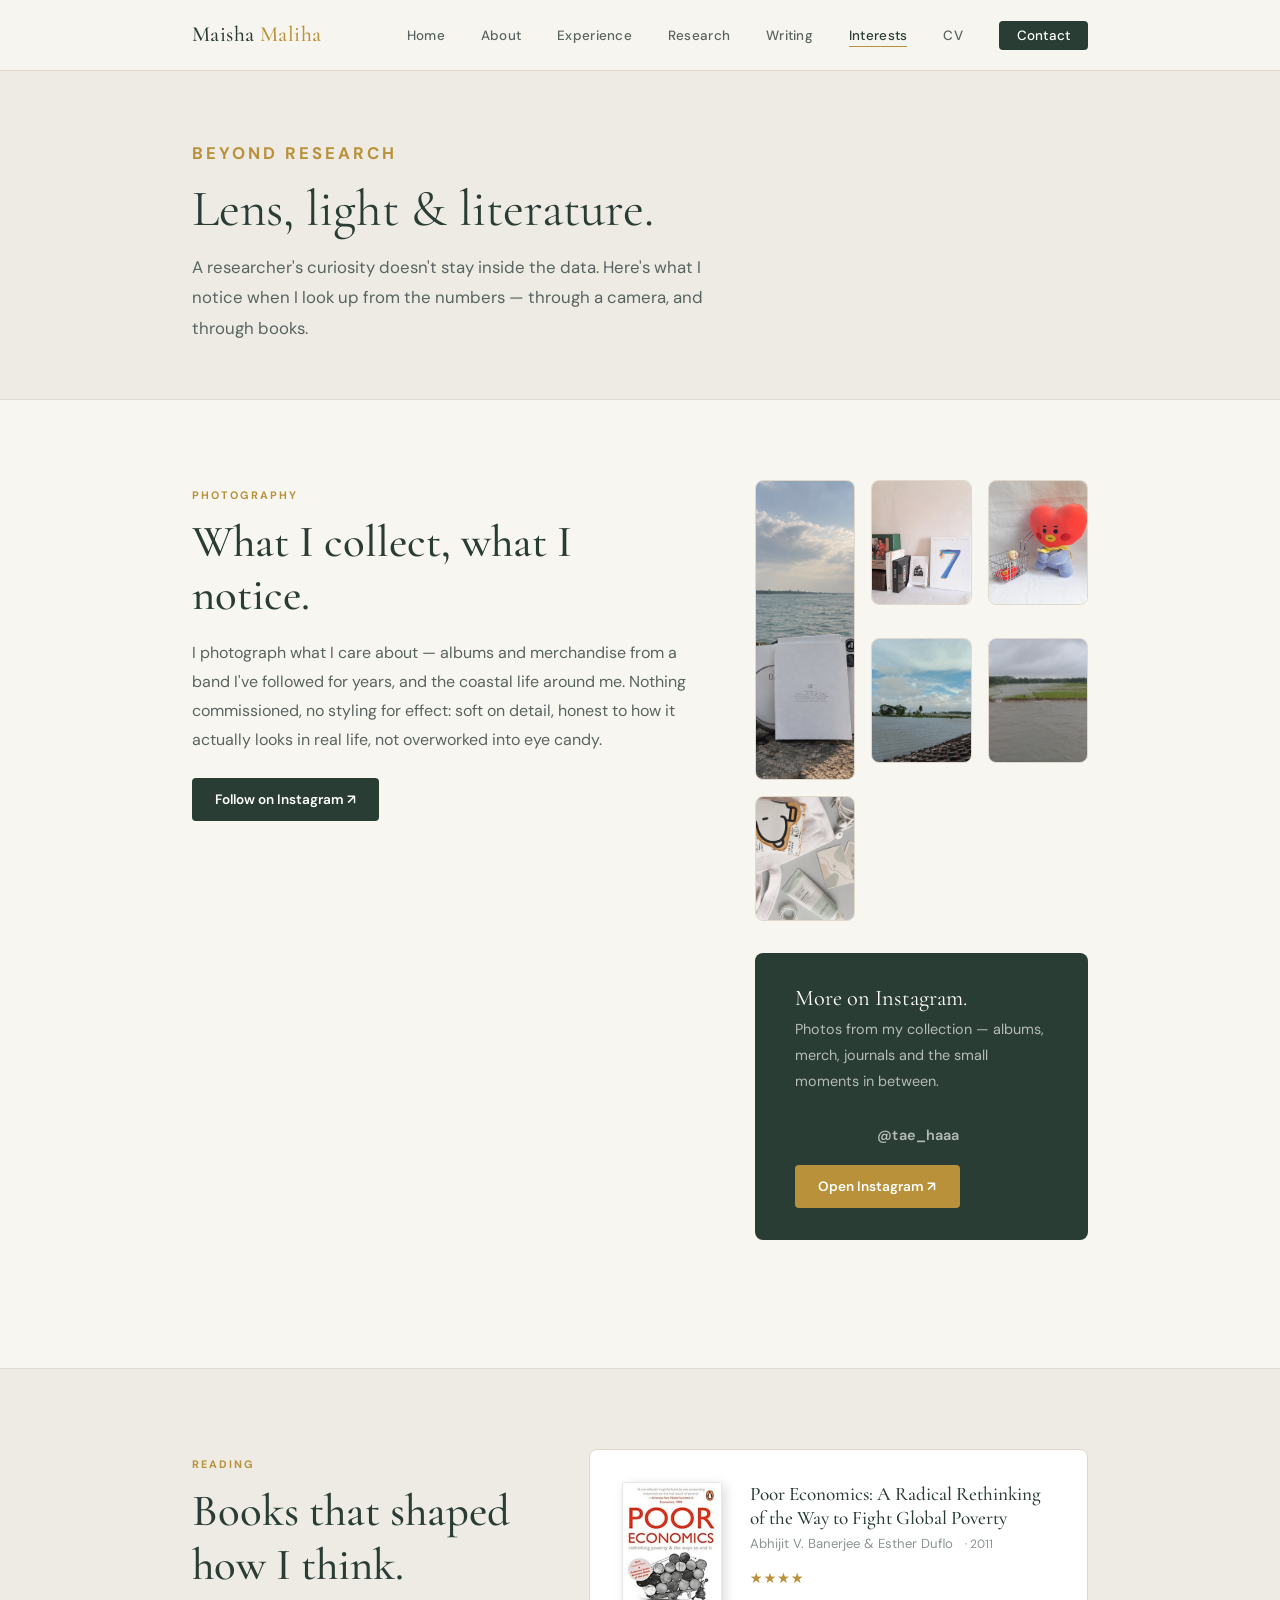
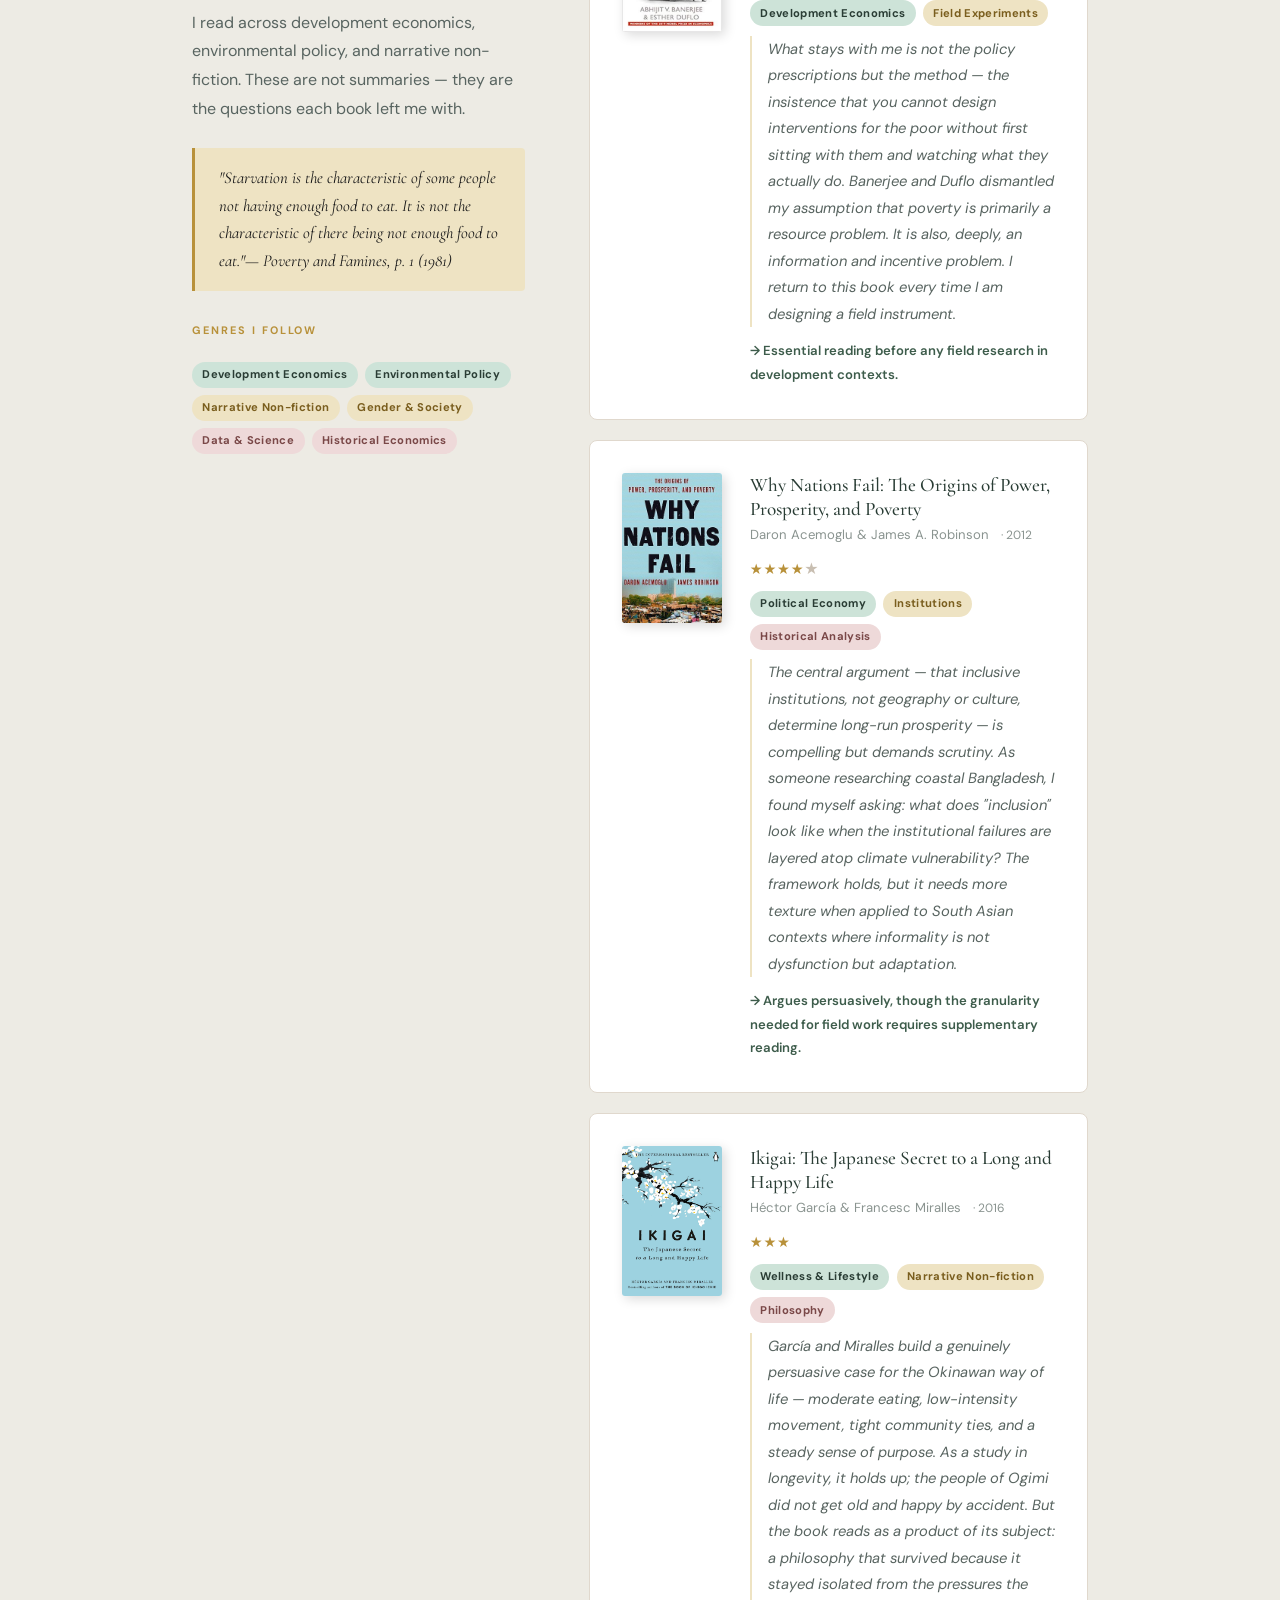
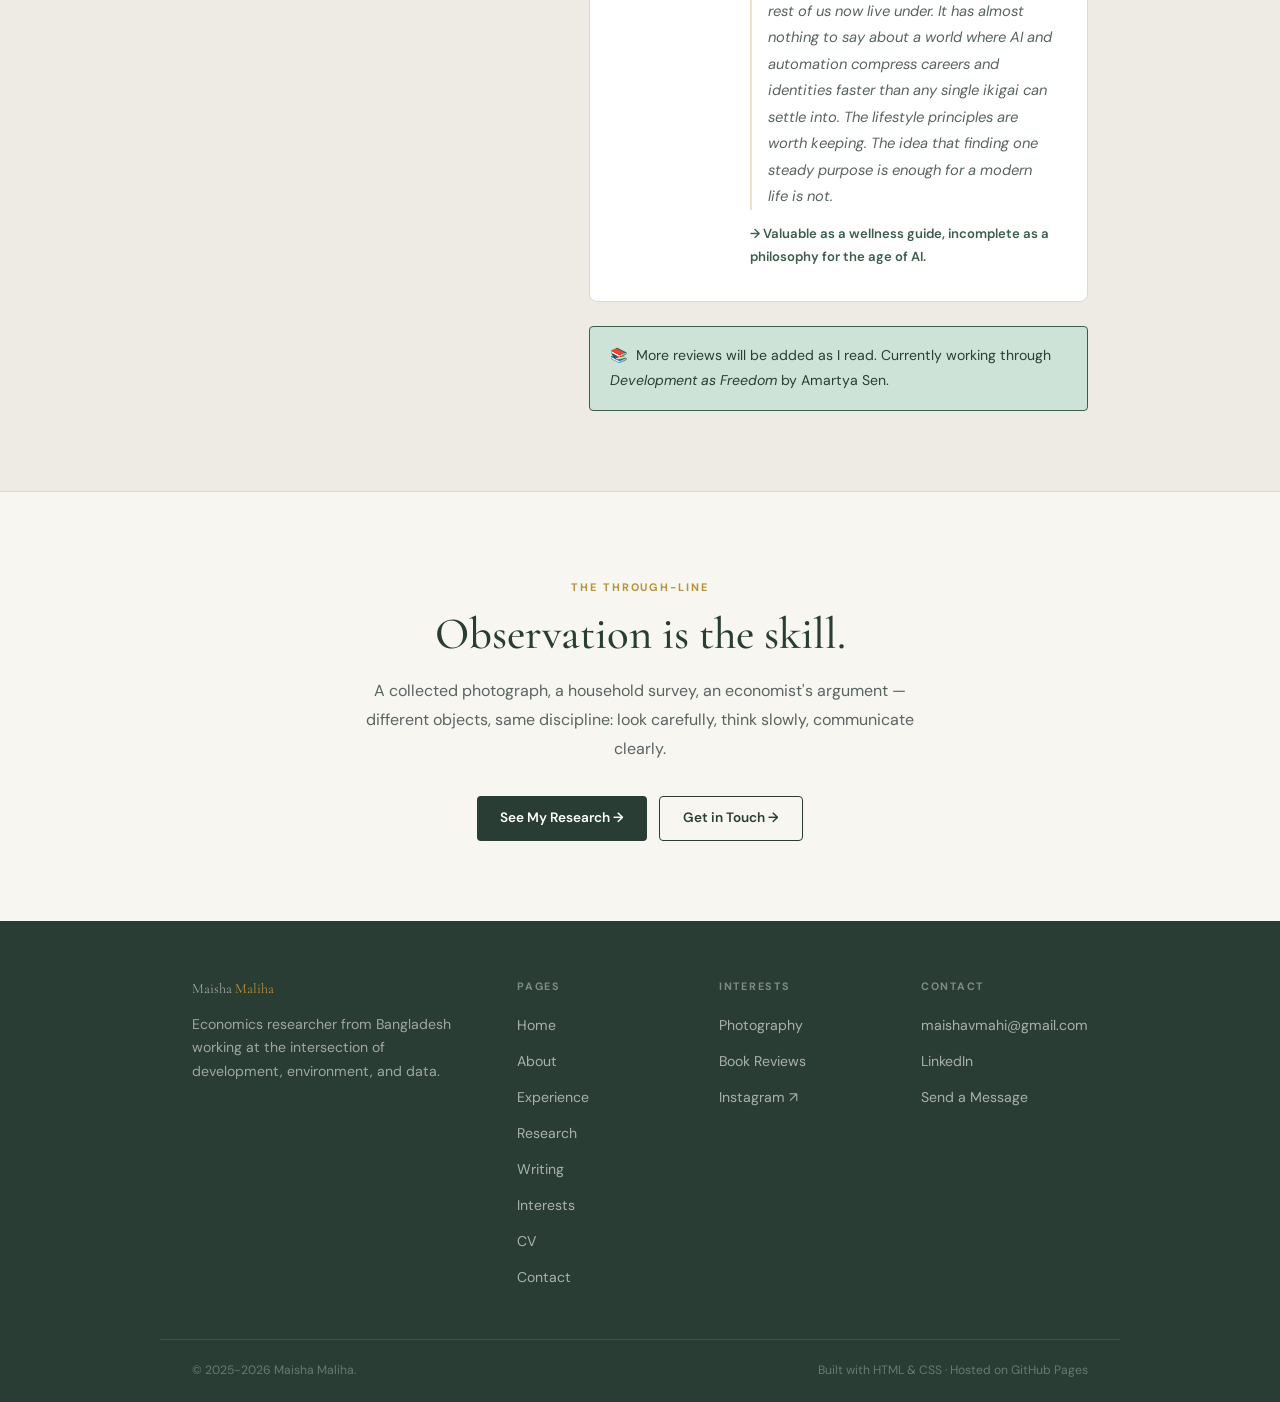
<file: interests.html>
<!DOCTYPE html>
<html lang="en">
<head>
  <meta charset="UTF-8" />
  <meta name="viewport" content="width=device-width, initial-scale=1.0" />
  <title>Interests — Maisha Maliha | Photography & Reading</title>
  <meta name="description"
        content="Beyond research — Maisha Maliha's product photography work and book reviews. An economics researcher with a lens for light, form, and ideas." />
  <meta name="keywords"
        content="Maisha Maliha photography, product photography Bangladesh, economics researcher interests, development economics book reviews, Maisha Maliha Instagram" />
  <meta name="author"  content="Maisha Maliha" />
  <meta name="robots" content="index, follow" />
  <link rel="canonical" href="https://maishav.github.io/interests.html" />
  <meta property="og:title"       content="Interests — Maisha Maliha" />
  <meta property="og:description" content="Product photography and book reviews — the other sides of an economics researcher." />
  <meta property="og:url"         content="https://maishav.github.io/interests.html" />

  <link rel="preconnect" href="https://fonts.googleapis.com" />
  <link rel="preconnect" href="https://fonts.gstatic.com" crossorigin />
  <link href="https://fonts.googleapis.com/css2?family=Cormorant+Garamond:ital,wght@0,400;0,500;0,600;1,400;1,500&family=DM+Sans:wght@300;400;500;600&display=swap" rel="stylesheet" />
  <link rel="stylesheet" href="style.css" />

  <style>
    /* ── PHOTOGRAPHY GRID ───────────────────────────────────── */
    .photo-grid {
      display: grid;
      grid-template-columns: repeat(3, 1fr);
      gap: 1rem;
    }

    .photo-slot {
      aspect-ratio: 4 / 5;
      background: var(--surface);
      border: 1px solid var(--border);
      border-radius: var(--r-lg);
      overflow: hidden;
      position: relative;
      cursor: pointer;
      transition: transform 0.3s ease, box-shadow 0.3s ease;
    }
    .photo-slot:hover {
      transform: translateY(-4px);
      box-shadow: 0 12px 32px rgba(42,61,53,0.13);
    }

    /* When a real image is inside, it fills the slot */
    .photo-slot img {
      width: 100%;
      height: 100%;
      object-fit: cover;
      display: block;
      transition: transform 0.4s ease;
    }
    .photo-slot:hover img { transform: scale(1.04); }

    /* Caption overlay — shows on hover */
    .photo-caption {
      position: absolute;
      bottom: 0; left: 0; right: 0;
      background: linear-gradient(to top, rgba(42,61,53,0.88) 0%, transparent 100%);
      padding: 1.5rem 1rem 1rem;
      opacity: 0;
      transition: opacity 0.3s ease;
    }
    .photo-slot:hover .photo-caption { opacity: 1; }
    .photo-caption h4 { color: #fff; font-size: 0.88rem; font-family: var(--sans); font-weight: 600; margin-bottom: 0.2rem; }
    .photo-caption p  { color: rgba(255,255,255,0.75); font-size: 0.75rem; }

    /* Placeholder state (before real photos are added) */
    .photo-placeholder {
      width: 100%; height: 100%;
      display: flex; flex-direction: column;
      align-items: center; justify-content: center;
      gap: 0.5rem;
    }
    .ph-icon { font-size: 2rem; opacity: 0.2; }
    .ph-label { font-size: 0.72rem; color: var(--text-mu); text-align: center; padding: 0 1rem; }

    /* Tall slot — spans 2 rows */
    .photo-slot-tall { grid-row: span 2; aspect-ratio: auto; min-height: 300px; }

    /* Instagram CTA banner */
    .ig-banner {
      background: var(--green);
      border-radius: var(--r-lg);
      padding: 2rem 2.5rem;
      display: flex;
      align-items: center;
      justify-content: space-between;
      gap: 1.5rem;
      margin-top: 2rem;
      flex-wrap: wrap;
    }
    .ig-banner h3 { color: #fff; font-family: var(--serif); font-size: 1.4rem; font-weight: 400; }
    .ig-banner p  { color: rgba(255,255,255,0.65); font-size: 0.9rem; margin-top: 0.3rem; }
    .ig-handle {
      font-family: var(--sans);
      font-size: 1rem;
      font-weight: 600;
      color: var(--gold);
      letter-spacing: 0.01em;
    }

    /* ── BOOK REVIEWS ───────────────────────────────────────── */
    .review-card {
      background: var(--card);
      border: 1px solid var(--border);
      border-radius: var(--r-lg);
      padding: 2rem;
      display: grid;
      grid-template-columns: 100px 1fr;
      gap: 1.75rem;
      transition: box-shadow 0.25s, transform 0.25s;
      margin-bottom: 1.25rem;
    }
    .review-card:hover {
      box-shadow: 0 6px 28px rgba(42,61,53,0.09);
      transform: translateY(-2px);
    }

    /* Book cover */
    .book-cover {
      width: 100px;
      aspect-ratio: 2 / 3;
      border-radius: 3px;
      overflow: hidden;
      flex-shrink: 0;
      position: relative;
      box-shadow: 3px 3px 12px rgba(0,0,0,0.15);
    }
    .book-cover img { width: 100%; height: 100%; object-fit: cover; }
    /* Placeholder cover with spine effect */
    .cover-placeholder {
      width: 100%; height: 100%;
      display: flex; align-items: flex-end;
      padding: 0.5rem;
    }
    .cover-placeholder p {
      font-size: 0.65rem;
      line-height: 1.3;
      font-weight: 600;
      color: inherit;
    }

    /* Review content */
    .review-meta { display: flex; align-items: center; gap: 0.75rem; flex-wrap: wrap; margin-bottom: 0.5rem; }
    .review-author { font-size: 0.82rem; color: var(--text-mu); }
    .review-year   { font-size: 0.75rem; color: var(--text-mu); }
    .review-title  { font-family: var(--serif); font-size: 1.2rem; color: var(--green); line-height: 1.25; margin-bottom: 0.2rem; }
    .stars { color: var(--gold); font-size: 0.9rem; letter-spacing: 0.05em; }
    .stars-empty { color: var(--border-d); }
    .review-text {
      font-size: 0.92rem;
      color: var(--text-sec);
      line-height: 1.8;
      margin-top: 0.6rem;
      font-style: italic;
      border-left: 2px solid var(--gold-lt);
      padding-left: 1rem;
    }
    .review-verdict {
      margin-top: 0.75rem;
      font-size: 0.82rem;
      font-weight: 600;
      color: var(--green-mid);
    }

    /* Palette helpers for book covers */
    .cov-1 { background: #2A3D35; color: #CDE3D8; }
    .cov-2 { background: #EEE3C3; color: #7A5E1E; }
    .cov-3 { background: #1a2e3d; color: #a8c4d4; }
    .cov-4 { background: #3d2a2a; color: #EDD9D9; }
    .cov-5 { background: #2d3a2a; color: #c8dcc3; }

    /* ── SHARED ─────────────────────────────────────────────── */
    .section-intro { max-width: 580px; }

    @media (max-width: 768px) {
      .photo-grid { grid-template-columns: repeat(2, 1fr); }
      .photo-slot-tall { grid-row: span 1; aspect-ratio: 4/5; min-height: auto; }
    }
    @media (max-width: 480px) {
      .photo-grid { grid-template-columns: 1fr 1fr; gap: 0.6rem; }
      .review-card { grid-template-columns: 80px 1fr; gap: 1.25rem; padding: 1.25rem; }
      .book-cover { width: 80px; }
    }
  </style>
</head>
<body>

<!-- ══ NAV ════════════════════════════════════════════════════ -->
<input type="checkbox" id="nav-cb" class="nav-cb">
<nav>
  <div class="nav-inner">
    <a href="index.html" class="nav-logo">Maisha <em>Maliha</em></a>
    <ul class="nav-links">
      <li><a href="index.html">Home</a></li>
      <li><a href="about.html">About</a></li>
      <li><a href="experience.html">Experience</a></li>
      <li><a href="research.html">Research</a></li>
      <li><a href="writing.html">Writing</a></li>
      <li><a href="interests.html" class="active">Interests</a></li>
      <li><a href="cv.html">CV</a></li>
      <li class="nav-cta"><a href="contact.html">Contact</a></li>
    </ul>
    <label for="nav-cb" class="hamburger" aria-label="Toggle menu">
      <span></span><span></span><span></span>
    </label>
  </div>
</nav>

<!-- ══ PAGE HERO ═══════════════════════════════════════════════ -->
<div class="page-hero">
  <div class="container">
    <p class="label">Beyond Research</p>
    <h1>Lens, light &amp; literature.</h1>
    <p>
      A researcher's curiosity doesn't stay inside the data. Here's what I notice
      when I look up from the numbers — through a camera, and through books.
    </p>
  </div>
</div>

<main>

  <!-- ════════════════════════════════════════════════════════════
       SECTION 1 — PHOTOGRAPHY
  ════════════════════════════════════════════════════════════ -->
  <section id="photography">
    <div class="container">

      <div class="g32" style="align-items:start; gap:4rem; margin-bottom:3rem;">
        <div style="position:sticky; top:calc(var(--nav-h) + 2rem);">
          <p class="label">PHOTOGRAPHY</p>
          <h2 style="margin-top:0.4rem;">What I collect, what I notice.</h2>
          <p class="mt-2">
            I photograph what I care about — albums and merchandise from a band I've followed for years, and the coastal life around me. Nothing commissioned, no styling for effect: soft on detail, honest to how it actually looks in real life, not overworked into eye candy.
          </p>
          <div class="gap-sm mt-3">
            <!-- ✏️ Replace with your real Instagram URL -->
            <a href="https://www.instagram.com/tae_haaa?stkn=ZzZwOGk1djd6cG45"
               target="_blank" rel="noopener"
               class="btn btn-green">
              Follow on Instagram ↗
            </a>
          </div>
        </div>

        <!-- Photography grid -->
        <div>
          <div class="photo-grid">

            <!-- ════════════════════════════════════════════════
                 HOW TO ADD YOUR PHOTOS:
                 1. Save your photos to the images/ folder
                    (e.g. images/photo-1.jpg, images/photo-2.jpg)
                 2. For each slot below, replace the
                    <div class="photo-placeholder"> block with:
                    <img src="images/photo-1.jpg" alt="Brief description">
                 3. Edit the caption text (h4 and p inside .photo-caption)
                 4. The .photo-slot-tall class makes a slot taller —
                    use it for a portrait-oriented hero photo.
            ═════════════════════════════════════════════════ -->

            <!-- Slot 1 — tall hero photo -->
            <div class="photo-slot photo-slot-tall">
  <img src="images/interest-photo-1.jpg" alt="Music CD's with Nature">
              <div class="photo-placeholder">
                <span class="ph-icon">📷</span>
                <span class="ph-label">Add your best photo here<br>(tall format)</span>
              </div>
              <div class="photo-caption">
                <h4>Music & Nature</h4>      <!-- ✏️ Edit caption -->
                <p>BE Album</p>
              </div>
            </div>

            <!-- Slot 2 -->
            <div class="photo-slot">
  <img src="images/interest-photo-2.jpg" alt="BTS Music CD's">
  <div class="photo-caption">
    <h4>Music Album</h4>
    <p>BTS</p>
  </div>
</div>

            <!-- Slot 3 -->
            <div class="photo-slot">
    <img src="images/interest-photo-3.jpg" alt="BT21 plushie">
              <div class="photo-caption">
                <h4>Merchandise</h4>
                <p>BT21 / Plushie</p>
              </div>
            </div>

            <!-- Slot 4 -->
            <div class="photo-slot">
    <img src="images/interest-photo-4.jpg" alt="Coastal Landscape">
              <div class="photo-caption">
                <h4>Coastal Landscape</h4>
                <p>Bhola</p>
              </div>
            </div>

            <!-- Slot 5 -->
            <div class="photo-slot">
    <img src="images/interest-photo-5.jpg" alt="Coastal Life">
              <div class="photo-caption">
                <h4>Coastal Life</h4>
                <p>Betua, Bhola</p>
              </div>
            </div>

            <!-- Slot 6 -->
            <div class="photo-slot">
      <img src="images/interest-photo-6.jpg" alt="Product Picture">
              <div class="photo-caption">
                <h4>Accessories</h4>
                <p>Lifestyle</p>
              </div>
            </div>

          </div><!-- /photo-grid -->

          <!-- Instagram CTA strip -->
          <div class="ig-banner">
            <div>
              <h3>More on Instagram.</h3>
              <p>Photos from my collection — albums, merch, journals and the small moments in between.</p>
            </div>
            <div style="text-align:right;">
              <!-- ✏️ Replace with your Instagram handle -->
              <p class="ig-handle">@tae_haaa</p>
              <a href="https://www.instagram.com/tae_haaa?stkn=ZzZwOGk1djd6cG45"
                 target="_blank" rel="noopener"
                 class="btn btn-gold mt-2"
                 style="display:inline-flex;">
                Open Instagram ↗
              </a>
            </div>
          </div>

        </div>
      </div>
    </div>
  </section>

  <!-- ════════════════════════════════════════════════════════════
       SECTION 2 — BOOK REVIEWS
  ════════════════════════════════════════════════════════════ -->
  <section id="books" style="background:var(--surface);">
    <div class="container">

      <div class="g23" style="align-items:start; gap:4rem;">

        <!-- Sticky sidebar -->
        <div style="position:sticky; top:calc(var(--nav-h) + 2rem);">
          <p class="label">Reading</p>
          <h2 style="margin-top:0.4rem;">Books that shaped how I think.</h2>
          <p class="mt-2">
            I read across development economics, environmental policy, and narrative non-fiction.
            These are not summaries — they are the questions each book left me with.
          </p>
          <blockquote class="mt-3">
            <p>"Starvation is the characteristic of some people not having enough food to eat. It is not the characteristic of there being not enough food to eat."— Poverty and Famines, p. 1 (1981)</p>
          </blockquote>
          <div class="mt-3">
            <p class="label" style="margin-bottom:0.6rem;">Genres I follow</p>
            <div class="tags">
              <span class="tag tag-green">Development Economics</span>
              <span class="tag tag-green">Environmental Policy</span>
              <span class="tag tag-gold">Narrative Non-fiction</span>
              <span class="tag tag-gold">Gender &amp; Society</span>
              <span class="tag tag-rose">Data &amp; Science</span>
              <span class="tag tag-rose">Historical Economics</span>
            </div>
          </div>
        </div>

        <!-- Book reviews -->
        <div>

          <!-- ════════════════════════════════════════════════
               HOW TO ADD A BOOK REVIEW:
               1. Copy one review-card block below
               2. Edit: cover colour (.cov-1 to .cov-5),
                  book title, author, year, genre tags,
                  star rating (★ = filled, empty space = not filled),
                  review text, and verdict line
               3. To use a real book cover image:
                  - Save as images/book-title.jpg
                  - Replace <div class="cover-placeholder"> with
                    <img src="images/book-title.jpg" alt="Book title cover">
          ═════════════════════════════════════════════════ -->

          <!-- Review 1 -->
          <article class="review-card">
            <div class="book-cover">
              <img src="images/poor-economics.jpg" alt="Poor Economics cover"> -->
              <div class="cover-placeholder cov-1">
                <p>Poor<br>Economics</p>
              </div>
            </div>
            <div>
              <h3 class="review-title">Poor Economics: A Radical Rethinking of the Way to Fight Global Poverty</h3>
              <div class="review-meta">
                <span class="review-author">Abhijit V. Banerjee &amp; Esther Duflo</span>
                <span class="review-year">· 2011</span>
              </div>
              <div>
                <span class="stars">★★★★</span>
              </div>
              <div class="tags mt-1">
                <span class="tag tag-green">Development Economics</span>
                <span class="tag tag-gold">Field Experiments</span>
              </div>
              <!-- ✏️ Write your own review in 2-4 sentences. Keep it personal and analytical. -->
              <p class="review-text">
                What stays with me is not the policy prescriptions but the method — the insistence
                that you cannot design interventions for the poor without first sitting with them
                and watching what they actually do. Banerjee and Duflo dismantled my assumption
                that poverty is primarily a resource problem. It is also, deeply, an information and
                incentive problem. I return to this book every time I am designing a field instrument.
              </p>
              <p class="review-verdict">→ Essential reading before any field research in development contexts.</p>
            </div>
          </article>

          <!-- Review 2 -->
          <article class="review-card">
            <div class="book-cover">
              <img src="images/why-the-nations-fail.jpg" alt="Why Nations Fail cover"> -->
              <div class="cover-placeholder cov-2">
                <p>Why<br>Nations<br>Fail</p>
              </div>
            </div>
            <div>
              <h3 class="review-title">Why Nations Fail: The Origins of Power, Prosperity, and Poverty</h3>
              <div class="review-meta">
                <span class="review-author">Daron Acemoglu &amp; James A. Robinson</span>
                <span class="review-year">· 2012</span>
              </div>
              <div>
                <span class="stars">★★★★</span><span class="stars-empty">★</span>
              </div>
              <div class="tags mt-1">
                <span class="tag tag-green">Political Economy</span>
                <span class="tag tag-gold">Institutions</span>
                <span class="tag tag-rose">Historical Analysis</span>
              </div>
              <!-- ✏️ Edit this review -->
              <p class="review-text">
                The central argument — that inclusive institutions, not geography or culture, determine
                long-run prosperity — is compelling but demands scrutiny. As someone researching coastal
                Bangladesh, I found myself asking: what does "inclusion" look like when the institutional
                failures are layered atop climate vulnerability? The framework holds, but it needs
                more texture when applied to South Asian contexts where informality is not dysfunction
                but adaptation.
              </p>
              <p class="review-verdict">→ Argues persuasively, though the granularity needed for field work requires supplementary reading.</p>
            </div>
          </article>

          <!-- Review 3 -->
          <article class="review-card">
            <div class="book-cover">
              <img src="images/ikigai.jpg" alt="Ikigai cover">
              <div class="cover-placeholder cov-3">
                <p>Ikigai</p>
              </div>
            </div>
            <div>
              <h3 class="review-title">Ikigai: The Japanese Secret to a Long and Happy Life</h3>
              <div class="review-meta">
                <span class="review-author">Héctor García & Francesc Miralles</span>
                <span class="review-year">· 2016</span>
              </div>
              <div>
                <span class="stars">★★★</span>
              </div>
              <div class="tags mt-1">
                <span class="tag tag-green">Wellness & Lifestyle</span>
                <span class="tag tag-gold">Narrative Non-fiction</span>
                <span class="tag tag-rose">Philosophy</span>
              </div>
              <!-- ✏️ Edit this review -->
              <p class="review-text">
                García and Miralles build a genuinely persuasive case for the Okinawan way of life — moderate eating, low-intensity movement, tight community ties, and a steady sense of purpose. As a study in longevity, it holds up; the people of Ogimi did not get old and happy by accident. But the book reads as a product of its subject: a philosophy that survived because it stayed isolated from the pressures the rest of us now live under. It has almost nothing to say about a world where AI and automation compress careers and identities faster than any single ikigai can settle into. The lifestyle principles are worth keeping. The idea that finding one steady purpose is enough for a modern life is not.
              </p>
              <p class="review-verdict">→ Valuable as a wellness guide, incomplete as a philosophy for the age of AI.</p>
            </div>
          </article>

          <!-- ✏️ ADD MORE REVIEWS: copy any review-card block above
               and paste it here. Change the .cov-N class (1-5)
               for a different cover colour. -->

          <div class="info-box mt-3">
            <p>📚 &nbsp;More reviews will be added as I read. Currently working through
              <!-- ✏️ Update this with whatever you're reading now -->
              <em>Development as Freedom</em> by Amartya Sen.
            </p>
          </div>

        </div>
      </div>
    </div>
  </section>

  <!-- ════════════════════════════════════════════════════════
       CTA — ties both interests back to the professional identity
  ═══════════════════════════════════════════════════════════ -->
  <section style="border-top:1px solid var(--border);">
    <div class="container" style="max-width:640px; text-align:center;">
      <p class="label">The through-line</p>
      <h2 style="margin-top:0.4rem;">Observation is the skill.</h2>
      <p class="mt-2">
        A collected photograph, a household survey, an economist's argument — different objects, same discipline: look carefully, think slowly, communicate clearly.
      </p>
      <div class="gap-sm mt-4" style="justify-content:center;">
        <a href="research.html" class="btn btn-green">See My Research →</a>
        <a href="contact.html" class="btn btn-outline">Get in Touch →</a>
      </div>
    </div>
  </section>

</main>

<!-- ══ FOOTER ═══════════════════════════════════════════════ -->
<footer>
  <div class="footer-grid">
    <div>
      <p class="f-brand">Maisha <em>Maliha</em></p>
      <p>Economics researcher from Bangladesh working at the intersection of development, environment, and data.</p>
    </div>
    <div class="f-col"><h5>Pages</h5><ul>
      <li><a href="index.html">Home</a></li>
      <li><a href="about.html">About</a></li>
      <li><a href="experience.html">Experience</a></li>
      <li><a href="research.html">Research</a></li>
      <li><a href="writing.html">Writing</a></li>
      <li><a href="interests.html">Interests</a></li>
      <li><a href="cv.html">CV</a></li>
      <li><a href="contact.html">Contact</a></li>
    </ul></div>
    <div class="f-col"><h5>Interests</h5><ul>
      <li><a href="interests.html#photography">Photography</a></li>
      <li><a href="interests.html#books">Book Reviews</a></li>
      <!-- ✏️ Update Instagram handle -->
      <li><a href="https://www.instagram.com/tae_haaa?stkn=ZzZwOGk1djd6cG45" target="_blank">Instagram ↗</a></li>
    </ul></div>
    <div class="f-col"><h5>Contact</h5><ul>
      <li><a href="mailto:maishavmahi@gmail.com">maishavmahi@gmail.com</a></li>
      <li><a href="https://www.linkedin.com/in/maisha-maliha-economics" target="_blank">LinkedIn</a></li>
      <li><a href="contact.html">Send a Message</a></li>
    </ul></div>
  </div>
  <div class="footer-btm">
    <p>© 2025-2026 Maisha Maliha.</p>
    <p>Built with HTML &amp; CSS · Hosted on <a href="https://pages.github.com" target="_blank">GitHub Pages</a></p>
  </div>
</footer>

</body>
</html>
</file>
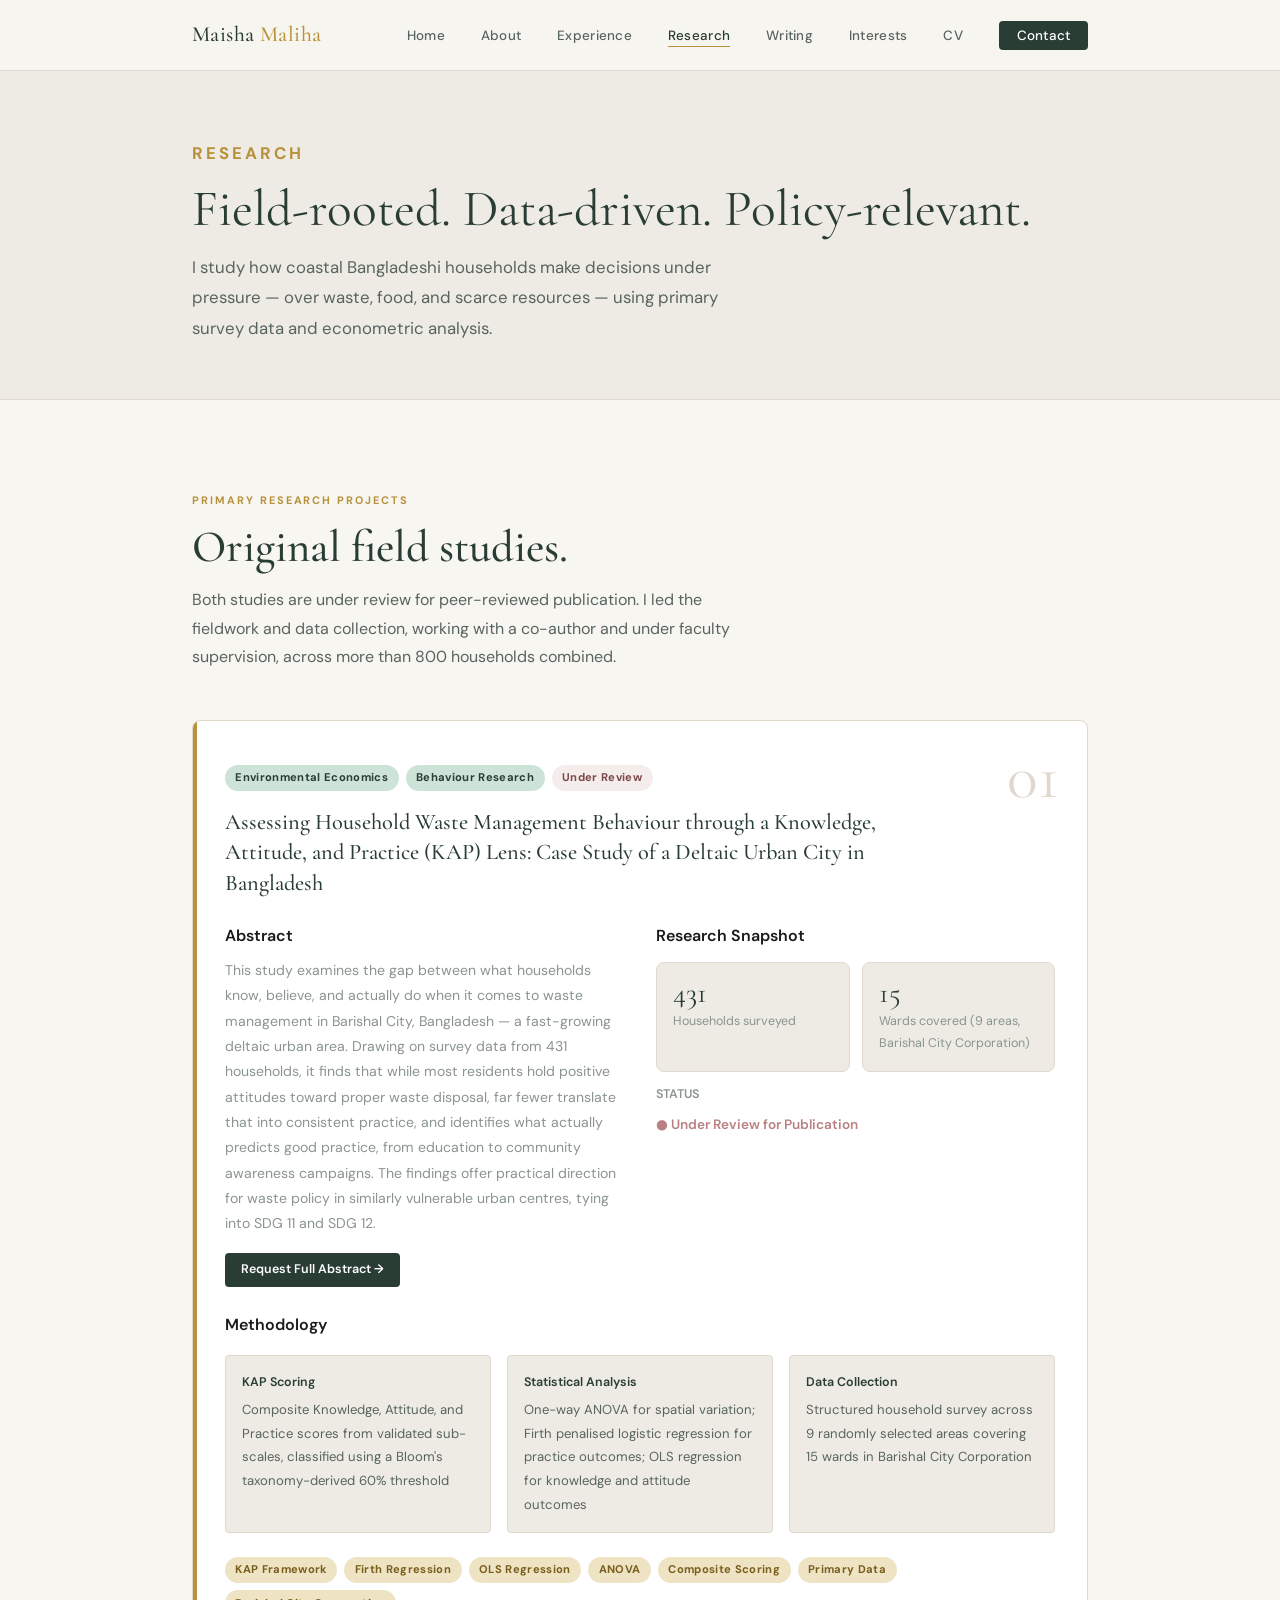
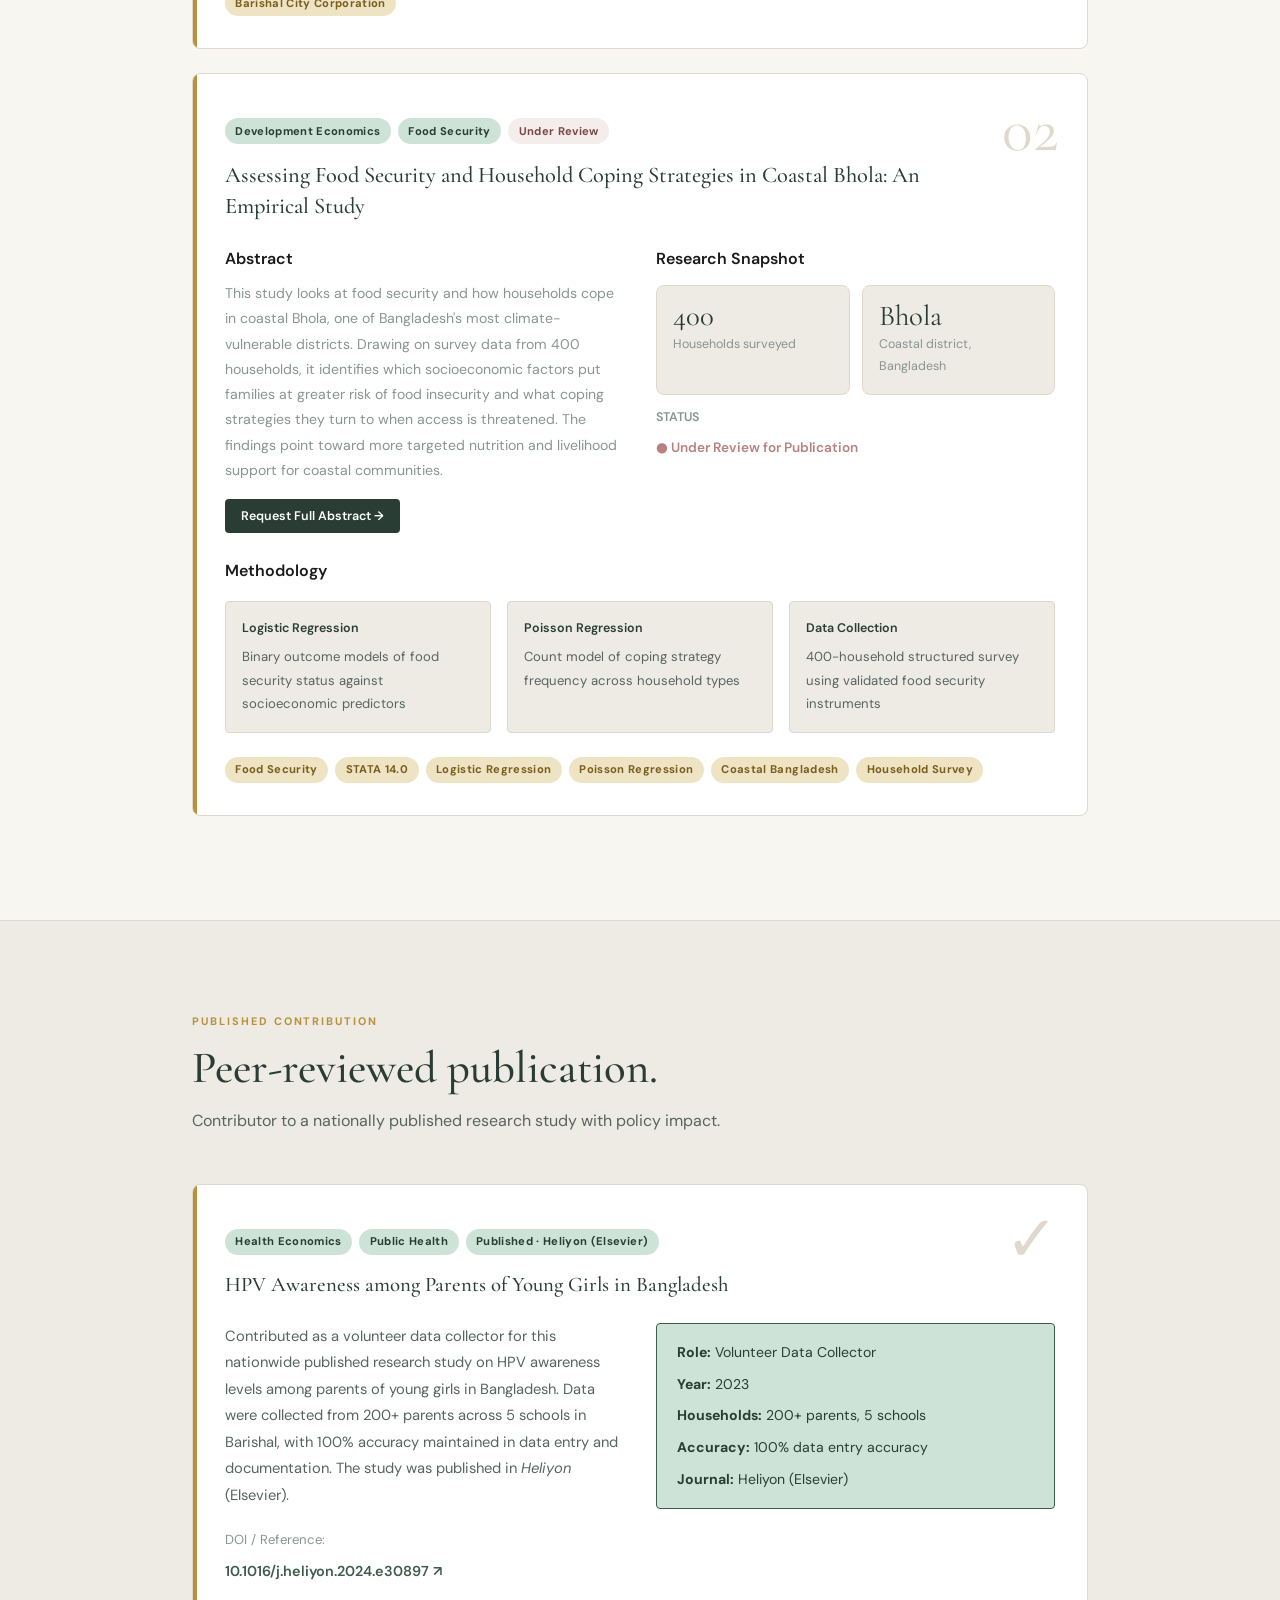
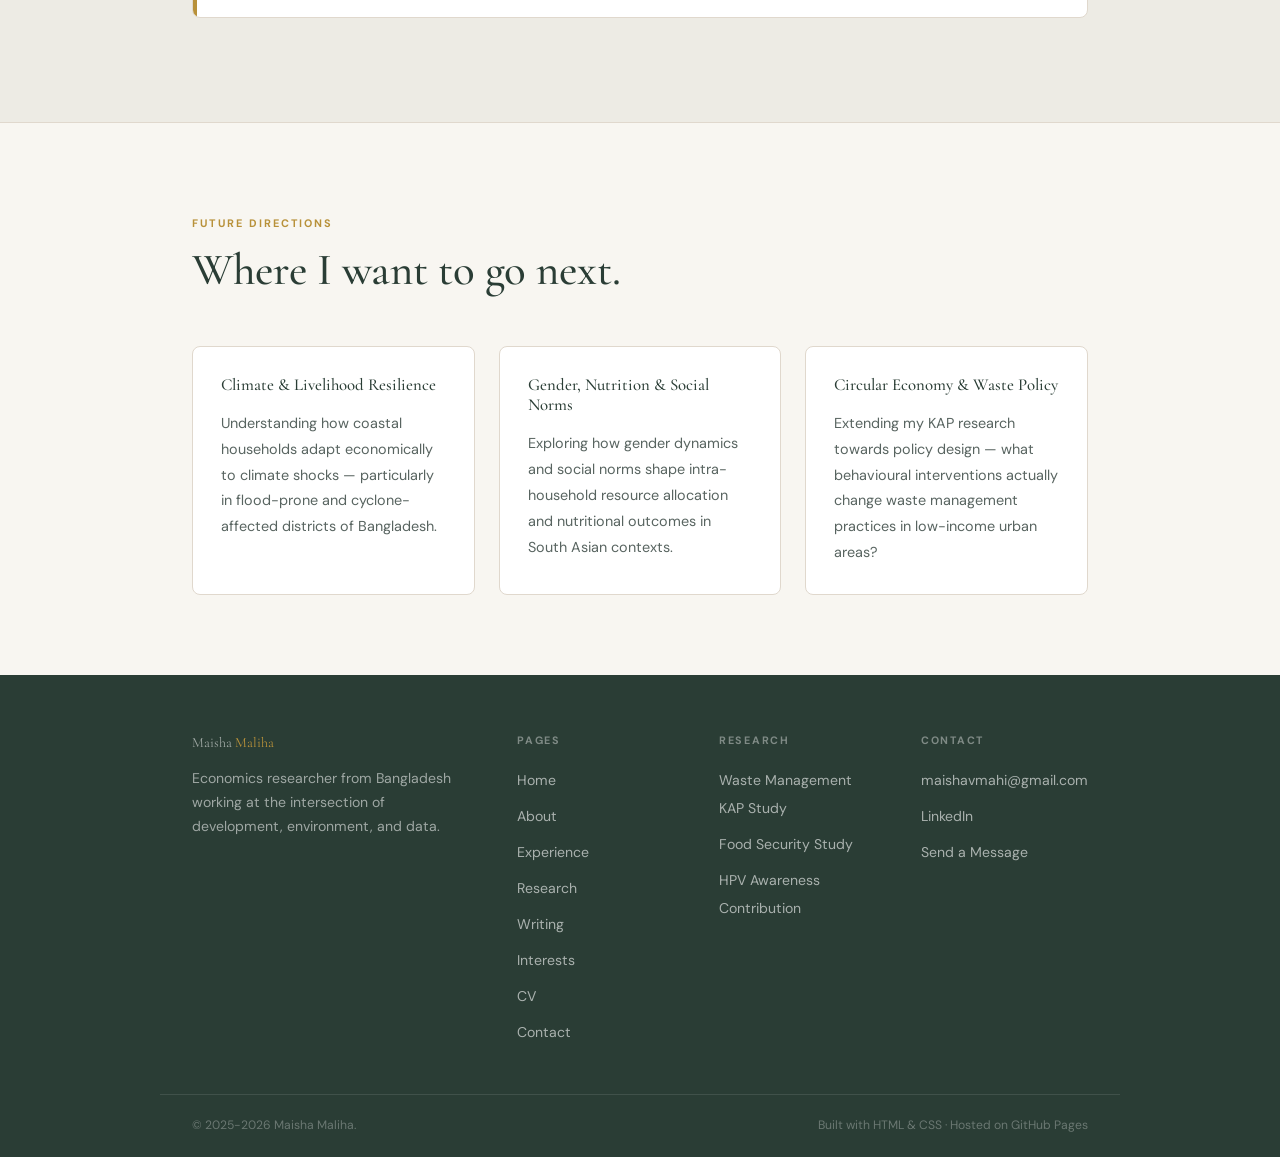
<file: research.html>
<!DOCTYPE html>
<html lang="en">
<head>
  <meta charset="UTF-8" />
  <meta name="viewport" content="width=device-width, initial-scale=1.0" />
  <title>Research — Maisha Maliha | Development & Environmental Economics Bangladesh</title>
  <meta name="description" content="Research by Maisha Maliha: KAP study on waste management in coastal Bangladesh (431 households), food security study in coastal Bhola (400 households), and contribution to published HPV awareness study." />
  <meta name="keywords"   content="Maisha Maliha research, waste management KAP study Bangladesh, food security coastal Bhola, STATA econometrics Bangladesh, NVivo thematic analysis, development economics research Bangladesh, environmental economics Bangladesh, impact assessment coastal households" />
  <meta name="author"     content="Maisha Maliha" />
  <meta name="robots"     content="index, follow" />
  <link rel="canonical"   href="https://maishav.github.io/research.html" />

  <!-- Structured Data for Research Publications -->
  <script type="application/ld+json">
  {
    "@context": "https://schema.org",
    "@type": "ItemList",
    "name": "Research by Maisha Maliha",
    "itemListElement": [
      {
        "@type": "ScholarlyArticle",
        "position": 1,
        "name": "Assessing Waste Management Behaviour through a KAP Lens: A Case Study of Coastal Urban Households in Bangladesh",
        "author": { "@type": "Person", "name": "Maisha Maliha" },
        "description": "Primary data from 431 coastal urban households analysed using econometric and thematic methods."
      },
      {
        "@type": "ScholarlyArticle",
        "position": 2,
        "name": "Assessing Food Security and Household Coping Strategies in Coastal Bhola: An Empirical Study",
        "author": { "@type": "Person", "name": "Maisha Maliha" },
        "description": "Survey of 400 households using logistic and Poisson regression to analyse food security and coping strategies."
      }
    ]
  }
  </script>

  <link rel="preconnect" href="https://fonts.googleapis.com" />
  <link rel="preconnect" href="https://fonts.gstatic.com" crossorigin />
  <link href="https://fonts.googleapis.com/css2?family=Cormorant+Garamond:ital,wght@0,400;0,500;0,600;1,400;1,500&family=DM+Sans:wght@300;400;500;600&display=swap" rel="stylesheet" />
  <link rel="stylesheet" href="style.css" />

  <style>
    .method-grid { display:grid; grid-template-columns:repeat(3,1fr); gap:1rem; margin-top:1rem; }
    .method-box { background:var(--surface); border:1px solid var(--border); border-radius:var(--r); padding:1rem; }
    .method-box h4 { font-size:0.78rem; color:var(--green); margin-bottom:0.3rem; }
    .method-box p  { font-size:0.82rem; }
    .pub-card { background:var(--card); border:1px solid var(--border); border-radius:var(--r-lg); padding:2rem; margin-bottom:1.5rem; position:relative; overflow:hidden; }
    .pub-card::before { content:''; position:absolute; top:0;left:0; width:4px; height:100%; background:var(--gold); }
    .pub-number { position:absolute; top:1.5rem; right:1.75rem; font-family:var(--serif); font-size:4rem; font-weight:400; color:var(--border); line-height:1; pointer-events:none; }
    @media(max-width:640px){ .method-grid{grid-template-columns:1fr 1fr;} }
  </style>
</head>
<body>

<input type="checkbox" id="nav-cb" class="nav-cb">
<nav>
  <div class="nav-inner">
    <a href="index.html" class="nav-logo">Maisha <em>Maliha</em></a>
    <ul class="nav-links">
      <li><a href="index.html">Home</a></li>
      <li><a href="about.html">About</a></li>
      <li><a href="experience.html">Experience</a></li>
      <li><a href="research.html" class="active">Research</a></li>
      <li><a href="writing.html">Writing</a></li>
      <li><a href="interests.html">Interests</a></li>
      <li><a href="cv.html">CV</a></li>
      <li class="nav-cta"><a href="contact.html">Contact</a></li>
    </ul>
    <label for="nav-cb" class="hamburger" aria-label="Toggle menu">
      <span></span><span></span><span></span>
    </label>
  </div>
</nav>

<div class="page-hero">
  <div class="container">
    <p class="label">Research</p>
    <h1>Field-rooted. Data-driven. Policy-relevant.</h1>
    <p>I study how coastal Bangladeshi households make decisions under pressure — over waste, food, and scarce resources — using primary survey data and econometric analysis.</p>
  </div>
</div>

<main>

  <!-- ── PRIMARY RESEARCH ────────────────────────────────────── -->
  <section>
    <div class="container">
      <div class="sec-head">
        <p class="label">Primary Research Projects</p>
        <h2>Original field studies.</h2>
        <p>Both studies are under review for peer-reviewed publication. I led the fieldwork and data collection, working with a co-author and under faculty supervision, across more than 800 households combined.</p>
      </div>

      <!-- Study 1 -->
      <div class="pub-card">
        <div class="pub-number">01</div>

        <div class="tags" style="margin-bottom:1rem;">
          <span class="tag tag-green">Environmental Economics</span>
          <span class="tag tag-green">Behaviour Research</span>
          <span class="tag tag-rose" style="background:rgba(184,128,128,0.15);">Under Review</span>
        </div>

        <h2 style="font-size:1.4rem; line-height:1.35; max-width:720px;">
          Assessing Household Waste Management Behaviour through a Knowledge, Attitude, and Practice (KAP) Lens: Case Study of a Deltaic Urban City in Bangladesh
        </h2>

        <div class="g2 mt-3" style="gap:2rem; align-items:start;">
          <div>
            <h4 style="margin-bottom:0.5rem;">Abstract</h4>
            <p class="text-mu">
              This study examines the gap between what households know, believe, and actually do when it comes to waste management in Barishal City, Bangladesh — a fast-growing deltaic urban area. Drawing on survey data from 431 households, it finds that while most residents hold positive attitudes toward proper waste disposal, far fewer translate that into consistent practice, and identifies what actually predicts good practice, from education to community awareness campaigns. The findings offer practical direction for waste policy in similarly vulnerable urban centres, tying into SDG 11 and SDG 12.
            </p>
            <a class="btn btn-green btn-sm mt-2"
   href="mailto:maishavmahi@gmail.com?subject=Request%3A%20Full%20Abstract%20%E2%80%93%20KAP%20Waste%20Management%20Study">
   Request Full Abstract →
            </a>
            <!-- ✏️ Add your abstract / update when paper is published -->
          </div>

          <div>
            <h4 style="margin-bottom:0.75rem;">Research Snapshot</h4>
            <div style="display:grid; grid-template-columns:1fr 1fr; gap:0.75rem;">
              <div class="card-surface" style="padding:1rem;">
                <div style="font-family:var(--serif); font-size:1.8rem; color:var(--green); line-height:1;">431</div>
                <div style="font-size:0.78rem; color:var(--text-mu); margin-top:0.2rem;">Households surveyed</div>
              </div>
              <div class="card-surface" style="padding:1rem;">
                <div style="font-family:var(--serif); font-size:1.8rem; color:var(--green); line-height:1;">15</div>
                <div style="font-size:0.78rem; color:var(--text-mu); margin-top:0.2rem;">Wards covered (9 areas, Barishal City Corporation)</div>
              </div>
            </div>
            <div style="margin-top:0.75rem;">
              <h4 style="font-size:0.78rem; color:var(--text-mu); margin-bottom:0.5rem;">STATUS</h4>
              <p style="font-size:0.85rem; color:var(--rose); font-weight:600;">● Under Review for Publication</p>
            </div>
          </div>
        </div>

        <!-- Methodology -->
        <div class="mt-3">
          <h4 style="margin-bottom:0.75rem;">Methodology</h4>
          <div class="method-grid">
            <div class="method-box">
              <h4>KAP Scoring</h4>
              <p>Composite Knowledge, Attitude, and Practice scores from validated sub-scales, classified using a Bloom's taxonomy-derived 60% threshold</p>
            </div>
            <div class="method-box">
              <h4>Statistical Analysis</h4>
              <p>One-way ANOVA for spatial variation; Firth penalised logistic regression for practice outcomes; OLS regression for knowledge and attitude outcomes</p>
            </div>
            <div class="method-box">
              <h4>Data Collection</h4>
              <p>Structured household survey across 9 randomly selected areas covering 15 wards in Barishal City Corporation</p>
            </div>
          </div>
        </div>

        <div class="tags mt-3">
          <span class="tag tag-gold">KAP Framework</span>
          <span class="tag tag-gold">Firth Regression</span>
          <span class="tag tag-gold">OLS Regression</span>
          <span class="tag tag-gold">ANOVA</span>
          <span class="tag tag-gold">Composite Scoring</span>
          <span class="tag tag-gold">Primary Data</span>
          <span class="tag tag-gold">Barishal City Corporation</span>
        </div>
      </div>

      <!-- Study 2 -->
      <div class="pub-card">
        <div class="pub-number">02</div>

        <div class="tags" style="margin-bottom:1rem;">
          <span class="tag tag-green">Development Economics</span>
          <span class="tag tag-green">Food Security</span>
          <span class="tag tag-rose" style="background:rgba(184,128,128,0.15);">Under Review</span>
        </div>

        <h2 style="font-size:1.4rem; line-height:1.35; max-width:720px;">
          Assessing Food Security and Household Coping Strategies in Coastal Bhola:
          An Empirical Study
        </h2>

        <div class="g2 mt-3" style="gap:2rem; align-items:start;">
          <div>
            <h4 style="margin-bottom:0.5rem;">Abstract</h4>
            <p class="text-mu">
              This study looks at food security and how households cope in coastal Bhola, one of Bangladesh's most climate-vulnerable districts. Drawing on survey data from 400 households, it identifies which socioeconomic factors put families at greater risk of food insecurity and what coping strategies they turn to when access is threatened. The findings point toward more targeted nutrition and livelihood support for coastal communities.
            </p>
            <a class="btn btn-green btn-sm mt-2"
            href="mailto:maishavmahi@gmail.com?subject=Request%3A%20Full%20Abstract%20%E2%80%93%20Food%20Security%20Study">
            Request Full Abstract →
            </a>
            <!-- ✏️ Add your abstract / update when published -->
          </div>

          <div>
            <h4 style="margin-bottom:0.75rem;">Research Snapshot</h4>
            <div style="display:grid; grid-template-columns:1fr 1fr; gap:0.75rem;">
              <div class="card-surface" style="padding:1rem;">
                <div style="font-family:var(--serif); font-size:1.8rem; color:var(--green); line-height:1;">400</div>
                <div style="font-size:0.78rem; color:var(--text-mu); margin-top:0.2rem;">Households surveyed</div>
              </div>
              <div class="card-surface" style="padding:1rem;">
                <div style="font-family:var(--serif); font-size:1.8rem; color:var(--green); line-height:1;">Bhola</div>
                <div style="font-size:0.78rem; color:var(--text-mu); margin-top:0.2rem;">Coastal district, Bangladesh</div>
              </div>
            </div>
            <div style="margin-top:0.75rem;">
              <h4 style="font-size:0.78rem; color:var(--text-mu); margin-bottom:0.5rem;">STATUS</h4>
              <p style="font-size:0.85rem; color:var(--rose); font-weight:600;">● Under Review for Publication</p>
            </div>
          </div>
        </div>

        <div class="mt-3">
          <h4 style="margin-bottom:0.75rem;">Methodology</h4>
          <div class="method-grid">
            <div class="method-box">
              <h4>Logistic Regression</h4>
              <p>Binary outcome models of food security status against socioeconomic predictors</p>
            </div>
            <div class="method-box">
              <h4>Poisson Regression</h4>
              <p>Count model of coping strategy frequency across household types</p>
            </div>
            <div class="method-box">
              <h4>Data Collection</h4>
              <p>400-household structured survey using validated food security instruments</p>
            </div>
          </div>
        </div>

        <div class="tags mt-3">
          <span class="tag tag-gold">Food Security</span>
          <span class="tag tag-gold">STATA 14.0</span>
          <span class="tag tag-gold">Logistic Regression</span>
          <span class="tag tag-gold">Poisson Regression</span>
          <span class="tag tag-gold">Coastal Bangladesh</span>
          <span class="tag tag-gold">Household Survey</span>
        </div>
      </div>

    </div>
  </section>

  <!-- ── PUBLISHED CONTRIBUTION ─────────────────────────────── -->
  <section style="background:var(--surface);">
    <div class="container">
      <div class="sec-head">
        <p class="label">Published Contribution</p>
        <h2>Peer-reviewed publication.</h2>
        <p>Contributor to a nationally published research study with policy impact.</p>
      </div>

      <div class="pub-card" style="background:var(--card);">
        <div class="pub-number">✓</div>

        <div class="tags" style="margin-bottom:1rem;">
          <span class="tag tag-green">Health Economics</span>
          <span class="tag tag-green">Public Health</span>
          <span class="tag tag-green" style="background:var(--green-lt);">Published · Heliyon (Elsevier)</span>
        </div>

        <h2 style="font-size:1.3rem; line-height:1.35; max-width:680px;">
          HPV Awareness among Parents of Young Girls in Bangladesh
        </h2>

        <div class="mt-3 g2" style="gap:2rem; align-items:start;">
          <div>
            <p style="font-size:0.92rem;">
              Contributed as a volunteer data collector for this nationwide published research study
              on HPV awareness levels among parents of young girls in Bangladesh. Data were collected
              from 200+ parents across 5 schools in Barishal, with 100% accuracy maintained in data
              entry and documentation. The study was published in <em>Heliyon</em> (Elsevier).
            </p>
            <div style="margin-top:1.25rem;">
              <p style="font-size:0.82rem; color:var(--text-mu); margin-bottom:0.3rem;">DOI / Reference:</p>
              <a href="https://doi.org/10.1016/j.heliyon.2024.e30897"
                 target="_blank" rel="noopener"
                 style="font-size:0.9rem; font-weight:600; color:var(--green-mid);">
                10.1016/j.heliyon.2024.e30897 ↗
              </a>
            </div>
          </div>
          <div>
            <div class="info-box">
              <p><strong>Role:</strong> Volunteer Data Collector</p>
              <p style="margin-top:0.4rem;"><strong>Year:</strong> 2023</p>
              <p style="margin-top:0.4rem;"><strong>Households:</strong> 200+ parents, 5 schools</p>
              <p style="margin-top:0.4rem;"><strong>Accuracy:</strong> 100% data entry accuracy</p>
              <p style="margin-top:0.4rem;"><strong>Journal:</strong> Heliyon (Elsevier)</p>
            </div>
          </div>
        </div>
      </div>
    </div>
  </section>

  <!-- ── RESEARCH INTERESTS ─────────────────────────────────── -->
  <section>
    <div class="container">
      <div class="sec-head">
        <p class="label">Future Directions</p>
        <h2>Where I want to go next.</h2>
      </div>
      <!-- ✏️ Update these to reflect your current research interests -->
      <div class="g3">
        <div class="card card-accent">
          <h3 style="font-size:1.05rem;">Climate & Livelihood Resilience</h3>
          <p class="mt-2" style="font-size:0.9rem;">Understanding how coastal households adapt economically to climate shocks — particularly in flood-prone and cyclone-affected districts of Bangladesh.</p>
        </div>
        <div class="card card-accent">
          <h3 style="font-size:1.05rem;">Gender, Nutrition & Social Norms</h3>
          <p class="mt-2" style="font-size:0.9rem;">Exploring how gender dynamics and social norms shape intra-household resource allocation and nutritional outcomes in South Asian contexts.</p>
        </div>
        <div class="card card-accent">
          <h3 style="font-size:1.05rem;">Circular Economy & Waste Policy</h3>
          <p class="mt-2" style="font-size:0.9rem;">Extending my KAP research towards policy design — what behavioural interventions actually change waste management practices in low-income urban areas?</p>
        </div>
      </div>
    </div>
  </section>

</main>

<footer>
  <div class="footer-grid">
    <div>
      <p class="f-brand">Maisha <em>Maliha</em></p>
      <p>Economics researcher from Bangladesh working at the intersection of development, environment, and data.</p>
    </div>
    <div class="f-col"><h5>Pages</h5><ul>
      <li><a href="index.html">Home</a></li><li><a href="about.html">About</a></li>
      <li><a href="experience.html">Experience</a></li><li><a href="research.html">Research</a></li>
      <li><a href="writing.html">Writing</a></li><li><a href="interests.html">Interests</a></li>
      <li><a href="cv.html">CV</a></li><li><a href="contact.html">Contact</a></li>
    </ul></div>
    <div class="f-col"><h5>Research</h5><ul>
      <li><a href="research.html#work">Waste Management KAP Study</a></li>
      <li><a href="research.html#food">Food Security Study</a></li>
      <li><a href="research.html">HPV Awareness Contribution</a></li>
    </ul></div>
    <div class="f-col"><h5>Contact</h5><ul>
      <li><a href="mailto:maishavmahi@gmail.com">maishavmahi@gmail.com</a></li>
      <li><a href="https://www.linkedin.com/in/maisha-maliha-economics" target="_blank">LinkedIn</a></li>
      <li><a href="contact.html">Send a Message</a></li>
    </ul></div>
  </div>
  <div class="footer-btm">
    <p>© 2025-2026 Maisha Maliha.</p>
    <p>Built with HTML &amp; CSS · Hosted on <a href="https://pages.github.com" target="_blank">GitHub Pages</a></p>
  </div>
</footer>

</body>
</html>
</file>
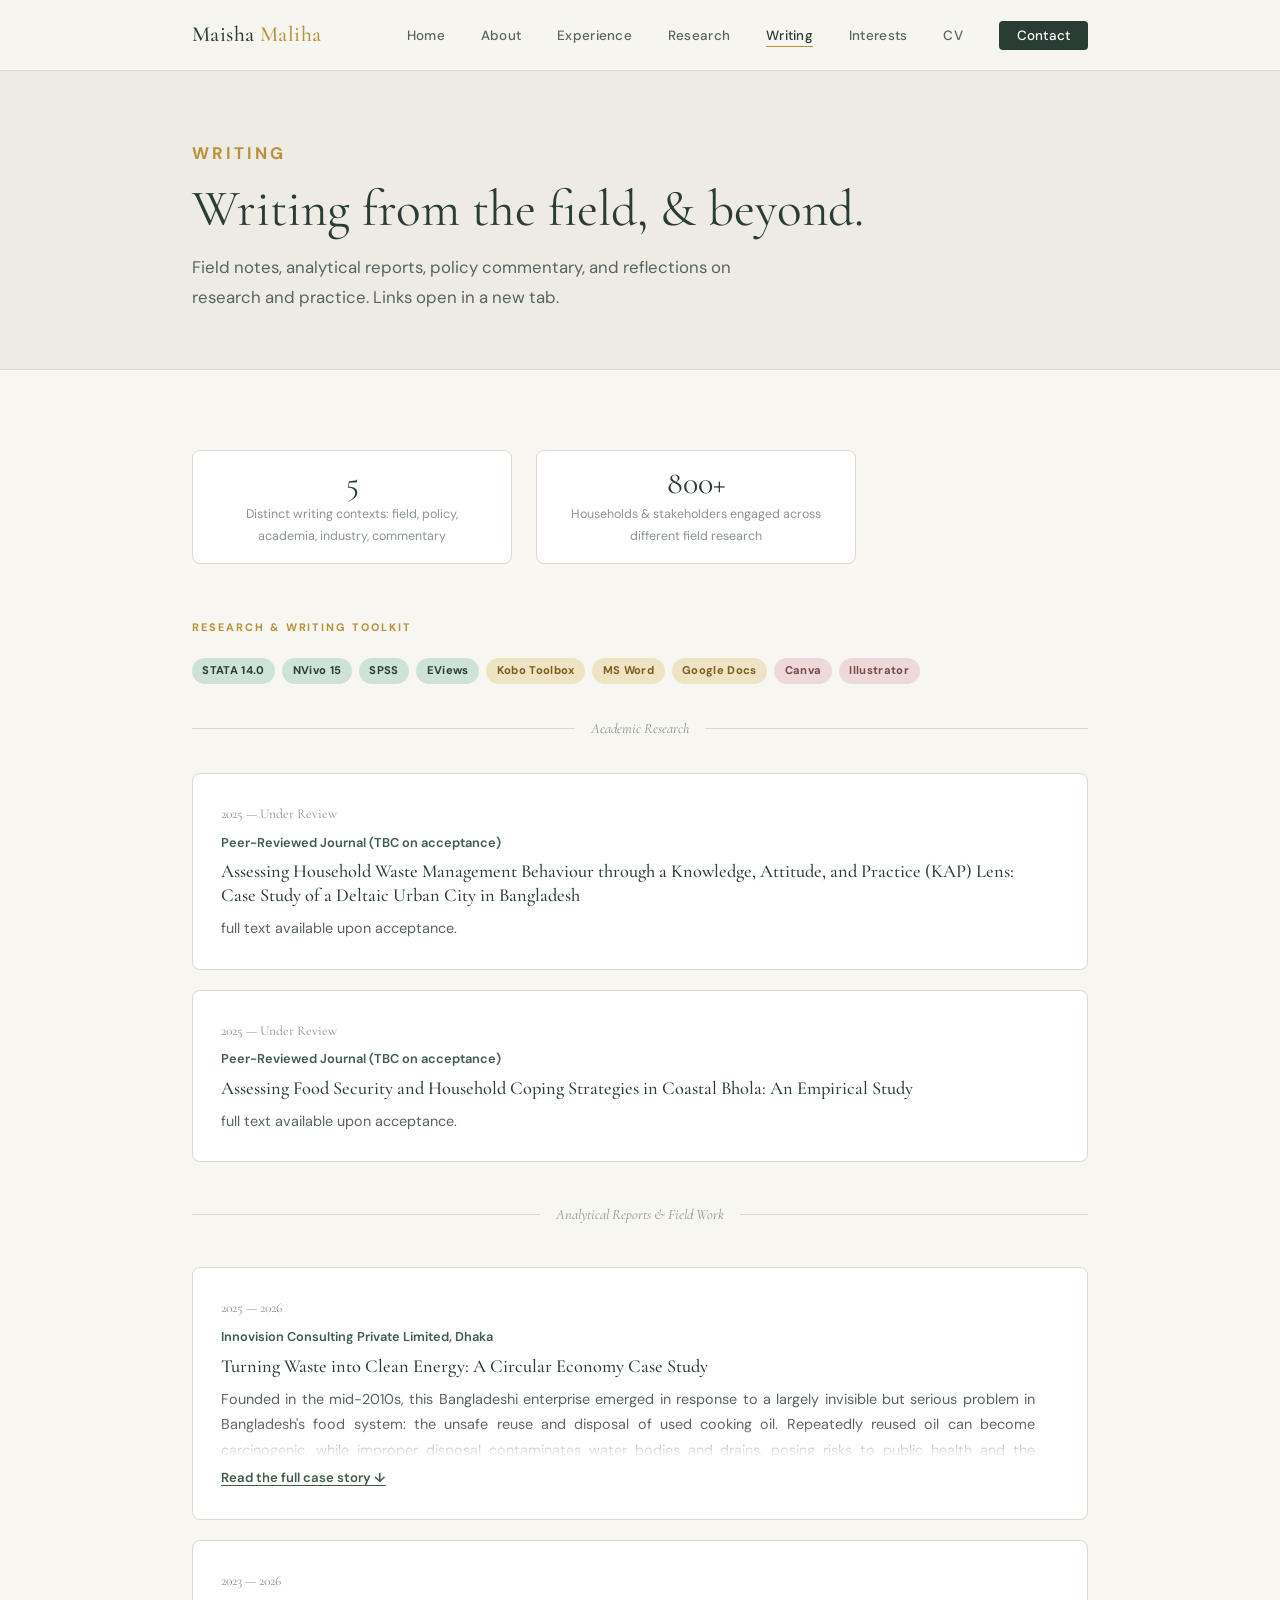
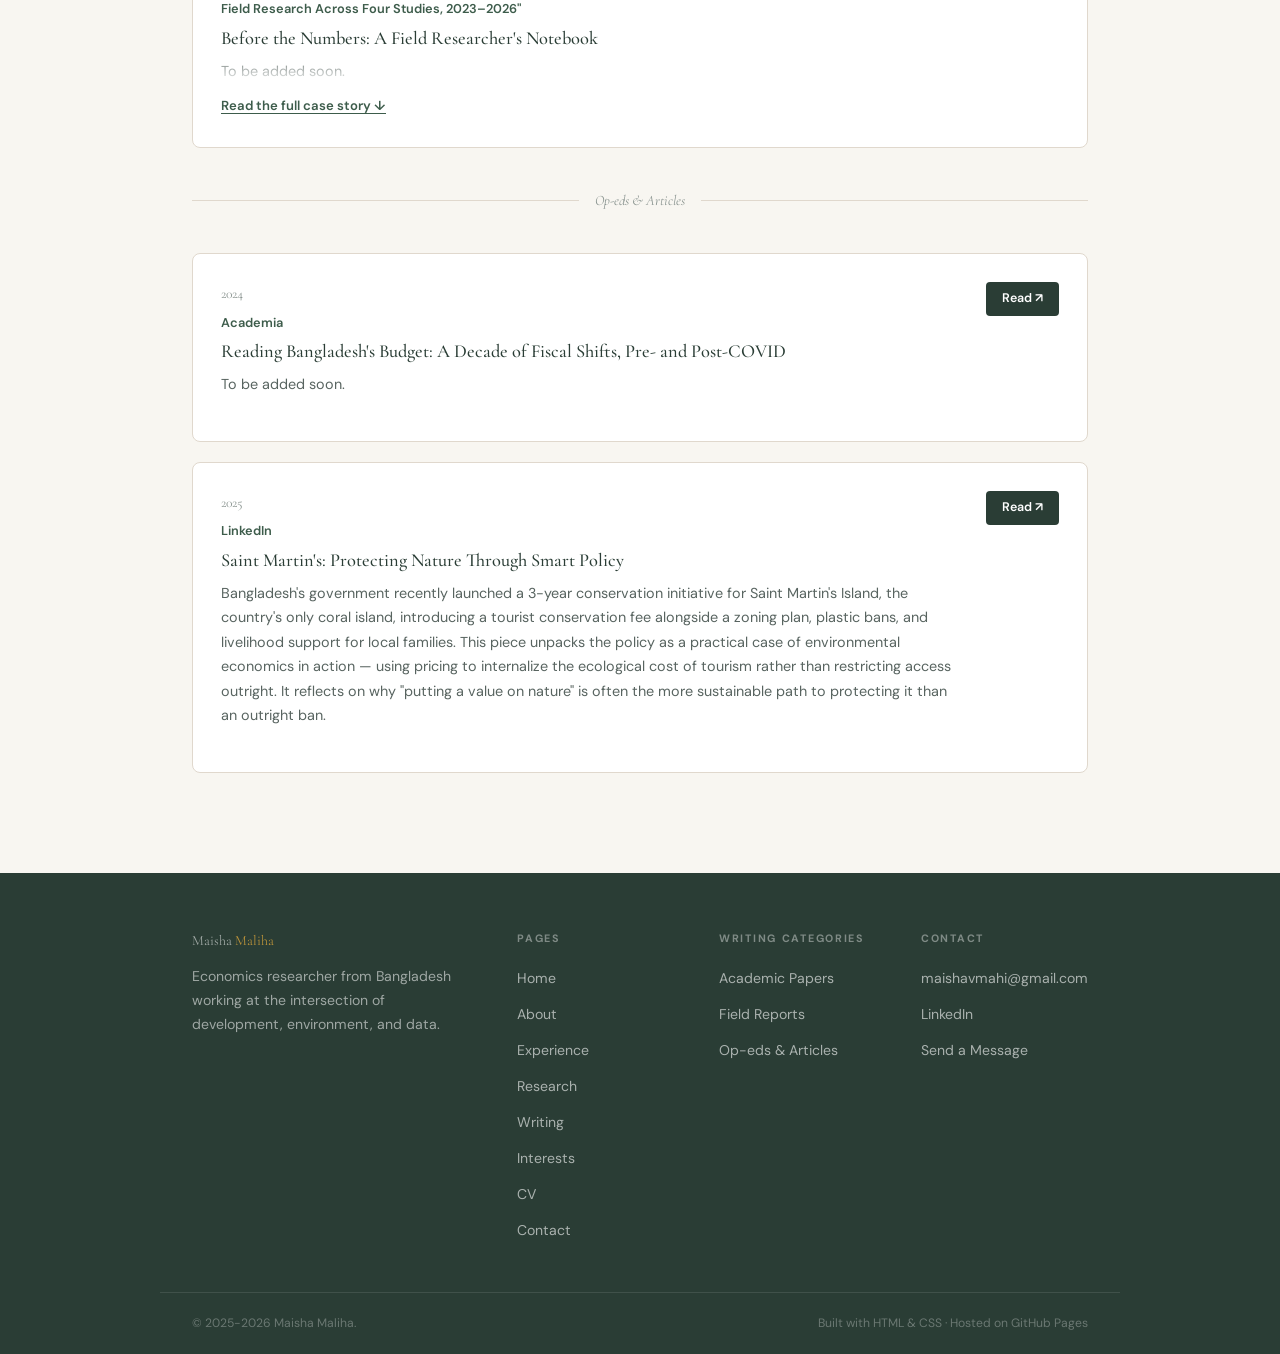
<file: writing.html>
<!DOCTYPE html>
<html lang="en">
<head>
  <meta charset="UTF-8" />
  <meta name="viewport" content="width=device-width, initial-scale=1.0" />
  <title>Writing — Maisha Maliha | Research Papers, Articles & Reports</title>
  <meta name="description" content="Writing samples by Maisha Maliha: academic research papers, analytical reports, field notes, and published contributions on development economics, food security, and environmental economics in Bangladesh." />
  <meta name="keywords"   content="Maisha Maliha writing samples, economics papers Bangladesh, development economics writing, food security research paper, waste management Bangladesh study, analytical report economics Bangladesh" />
  <meta name="author"     content="Maisha Maliha" />
  <meta name="robots"     content="index, follow" />
  <link rel="canonical"   href="https://maishav.github.io/writing.html" />
  <link rel="preconnect" href="https://fonts.googleapis.com" />
  <link rel="preconnect" href="https://fonts.gstatic.com" crossorigin />
  <link href="https://fonts.googleapis.com/css2?family=Cormorant+Garamond:ital,wght@0,400;0,500;0,600;1,400;1,500&family=DM+Sans:wght@300;400;500;600&display=swap" rel="stylesheet" />
  <link rel="stylesheet" href="style.css" />

  <style>
    /* Filter tabs (pure CSS - no JS needed) */
    .filter-tabs { display:flex; gap:0.5rem; flex-wrap:wrap; margin-bottom:2.5rem; }
    .filter-tab  { font-size:0.8rem; font-weight:600; padding:0.4rem 1rem; border-radius:100px; border:1.5px solid var(--border); color:var(--text-sec); cursor:pointer; background:var(--card); transition:all 0.2s; }
    .filter-tab.active, .filter-tab:hover { background:var(--green); color:var(--white); border-color:var(--green); }

    /* Writing entry card */
    .writing-entry {
      background: var(--card);
      border: 1px solid var(--border);
      border-radius: var(--r-lg);
      padding: 1.75rem;
      margin-bottom: 1.25rem;
      display: grid;
      grid-template-columns: 1fr auto;
      gap: 1.5rem;
      align-items: start;
      transition: box-shadow 0.25s, transform 0.25s;
    }
    .writing-entry:hover { box-shadow:0 6px 24px rgba(42,61,53,0.08); transform:translateY(-1px); }
    .entry-year { font-family:var(--serif); font-size:0.85rem; color:var(--text-mu); margin-bottom:0.35rem; }
    .entry-venue { font-size:0.8rem; color:var(--green-mid); font-weight:600; margin-bottom:0.4rem; }
    .entry-title { font-family:var(--serif); font-size:1.15rem; font-weight:500; color:var(--green); line-height:1.3; margin-bottom:0.5rem; }
    .entry-desc  { font-size:0.9rem; color:var(--text-sec); line-height:1.7; }
    .entry-link  { flex-shrink:0; }

    /* Upload instructions box */
    .upload-guide { background:var(--gold-lt); border:1px solid var(--gold); border-radius:var(--r-lg); padding:1.75rem; }
    .upload-guide h3 { color:var(--green); font-size:1rem; margin-bottom:0.75rem; }
    .upload-guide ol { padding-left:1.25rem; }
    .upload-guide li { font-size:0.88rem; color:var(--text-sec); margin-bottom:0.4rem; }
    .upload-guide code { background:rgba(184,145,58,0.15); padding:0.1rem 0.4rem; border-radius:3px; font-size:0.82rem; color:var(--green); }

    @media(max-width:640px){
      .writing-entry { grid-template-columns:1fr; }
    }
  </style>
</head>
<body>

<input type="checkbox" id="nav-cb" class="nav-cb">
<nav>
  <div class="nav-inner">
    <a href="index.html" class="nav-logo">Maisha <em>Maliha</em></a>
    <ul class="nav-links">
      <li><a href="index.html">Home</a></li>
      <li><a href="about.html">About</a></li>
      <li><a href="experience.html">Experience</a></li>
      <li><a href="research.html">Research</a></li>
      <li><a href="writing.html" class="active">Writing</a></li>
      <li><a href="interests.html">Interests</a></li>
      <li><a href="cv.html">CV</a></li>
      <li class="nav-cta"><a href="contact.html">Contact</a></li>
    </ul>
    <label for="nav-cb" class="hamburger" aria-label="Toggle menu">
      <span></span><span></span><span></span>
    </label>
  </div>
</nav>

<div class="page-hero">
  <div class="container">
    <p class="label">Writing</p>
    <h1>Writing from the field, &amp; beyond.</h1>
    <p>Field notes, analytical reports, policy commentary, and reflections on research and practice. Links open in a new tab.</p>
  </div>
</div>

<main>
  <section>
    <div class="container">
      <div style="align-items:start;">

        <!-- Main writing list -->
        <div>

          <!-- Compact stats & tools strip -->
        <div style="display:flex; flex-wrap:wrap; gap:1.5rem; align-items:center; margin-bottom:2rem;">
          <!-- Writing stats -->
                    <div class="card" style="text-align:center; padding:1rem 1.5rem;flex:1 1 260px; max-width:320px;">
            <div style="font-family:var(--serif); font-size:2rem; color:var(--green); line-height:1;">5</div>
            <p style="font-size:0.78rem; color:var(--text-mu); margin-top:0.25rem;">Distinct writing contexts: field, policy, academia, industry, commentary</p>
          </div>
          <div class="card" style="text-align:center; padding:1rem 1.5rem;flex:1 1 260px; max-width:320px;">
            <div style="font-family:var(--serif); font-size:2rem; color:var(--green); line-height:1;">800+</div>
            <p style="font-size:0.78rem; color:var(--text-mu); margin-top:0.25rem;">Households & stakeholders engaged across different field research</p>
          </div>

          <!-- Tools used -->
                    <!-- Tools used -->
          <div class="mt-3">
            <p class="label">Research &amp; Writing Toolkit</p>
            <div class="tags mt-2">
              <span class="tag tag-green">STATA 14.0</span>
              <span class="tag tag-green">NVivo 15</span>
              <span class="tag tag-green">SPSS</span>
              <span class="tag tag-green">EViews</span>
              <span class="tag tag-gold">Kobo Toolbox</span>
              <span class="tag tag-gold">MS Word</span>
              <span class="tag tag-gold">Google Docs</span>
              <span class="tag tag-rose">Canva</span>
              <span class="tag tag-rose">Illustrator</span>
            </div>
          </div>
        </div>


          <!-- ── ACADEMIC RESEARCH PAPERS ───────────────────── -->
          <div class="ornament" style="margin-bottom:2rem;"><span>Academic Research</span></div>

          <!-- Entry 1 -->
          <article class="writing-entry">
            <div>
              <div class="entry-year">2025 — Under Review</div>
              <div class="entry-venue">Peer-Reviewed Journal (TBC on acceptance)</div>
              <div class="entry-title">Assessing Household Waste Management Behaviour through a Knowledge, Attitude, and Practice (KAP) Lens: Case Study of a Deltaic Urban City in Bangladesh</div>
              <p class="entry-desc">
                full text available upon acceptance.
              </p>
              
            </div>
            <div class="entry-link">
              <!-- ✏️ When published, add the DOI/link here. Until then, link to your PDF draft if you have one. -->
              <!-- <a href="files/kap-waste-management-draft.pdf" class="btn btn-outline btn-sm" target="_blank"
              PDF Draft ↗-->
              </a>
            </div>
          </article>

          <!-- Entry 2 -->
          <article class="writing-entry">
            <div>
              <div class="entry-year">2025 — Under Review</div>
              <div class="entry-venue">Peer-Reviewed Journal (TBC on acceptance)</div>
              <div class="entry-title">Assessing Food Security and Household Coping Strategies in Coastal Bhola: An Empirical Study</div>
              <p class="entry-desc">
                full text available upon acceptance.
              </p>
              <!--div class="tags mt-2">
                <span class="tag tag-green">Development Economics</span>
                <span class="tag tag-gold">STATA · Econometrics</span>
                <span class="tag tag-rose">Under Review</span>
              </div>-->
            </div>
            <div class="entry-link">
              <!-- ✏️ Link to your PDF draft -->
              <!-- <a href="files/food-security-bhola-draft.pdf" class="btn btn-outline btn-sm" target="_blank">
                PDF Draft ↗
              </a> -->
            </div>
          </article>

          <!-- ── ANALYTICAL REPORTS ──────────────────────────── -->
          <div class="ornament" style="margin:2.5rem 0;"><span>Analytical Reports &amp; Field Work</span></div>

          <!-- ✏️ Add your Innovision reports, field notes, or project briefs here -->
          <article class="writing-entry">
  <div>
    <div class="entry-year">2025 — 2026</div>
    <div class="entry-venue">Innovision Consulting Private Limited, Dhaka</div>
    <div class="entry-title">Turning Waste into Clean Energy: A Circular Economy Case Study</div>
    <div class="entry-desc expandable-desc" id="case-study-desc">
      
      <p>Founded in the mid-2010s, this Bangladeshi enterprise emerged in response to a largely invisible but serious problem in Bangladesh's food system: the unsafe reuse and disposal of used cooking oil. Repeatedly reused oil can become carcinogenic, while improper disposal contaminates water bodies and drains, posing risks to public health and the environment.
      The company developed a model to systematically collect used cooking oil from restaurants and convert it into biodiesel, a renewable alternative to fossil fuel. What began as an early-stage idea gradually evolved into a scalable circular economy solution that addresses waste management, clean energy production, and climate mitigation simultaneously.
      The company engaged with an international youth entrepreneurship innovation platform during its early growth phase, when the business was still exploring viable pathways to scale. Through this platform's ecosystem linkages and international exposure — including engagements across multiple South and Southeast Asian markets — the founders gained critical insights into global renewable fuel markets. Prior to this exposure, exporting was not part of the company's strategic vision.
      Within a few years of formal registration as a limited company, the enterprise began scaling operations nationally. Today, it operates a nationwide network of approximately 1,900 restaurant collection points across Bangladesh. On average, it exports around 100 tons of processed oil per month to international markets across Asia and Europe. Its products are integrated into global renewable fuel supply chains, including feedstock for Sustainable Aviation Fuel (SAF), and the company undergoes annual international sustainability audits.
      According to the founder, biodiesel produced from recycled cooking oil can reduce carbon dioxide emissions by approximately 80 percent compared to mineral diesel. This makes the model particularly relevant for hard-to-abate sectors such as aviation, where rapid infrastructure replacement is not feasible.
      Beyond environmental benefits, the model creates economic value across the supply chain. What was once a waste product has become an income source for restaurants and low-income restaurant workers. The enterprise indirectly supports around 1,900 individuals within the restaurant ecosystem through waste-to-income linkages.
      From a business perspective, the enterprise has grown significantly — moving from a modest monthly revenue base during its early platform engagement to a substantial annual export value today. While the innovation platform did not provide direct funding, it played a catalytic role by expanding the company's market outlook, credibility, and global connectivity.
      This case illustrates how locally rooted innovation, when supported by credible networks and exposure, can scale into a globally relevant climate solution.
    </p>
    
    </div>
    <button type="button" class="read-more-btn" data-target="case-study-desc">Read the full case story ↓</button>
  </div>
  <div class="entry-link">
    <!-- <a href="contact.html" class="btn btn-outline btn-sm">Request ↗</a> -->
  </div>
</article>

<article class="writing-entry">
  <div>
    <div class="entry-year">2023 — 2026</div>
    <div class="entry-venue">Field Research Across Four Studies, 2023–2026"</div>
    <div class="entry-title">Before the Numbers: A Field Researcher's Notebook</div>
    <div class="entry-desc expandable-desc" id="field-experience-desc">
      
    <p>
      To be added soon.
    </p>
    
    </div>
    <button type="button" class="read-more-btn" data-target="field-experience-desc">Read the full case story ↓</button>
  </div>
  <div class="entry-link">
    <!-- <a href="contact.html" class="btn btn-outline btn-sm">Request ↗</a> -->
  </div>
</article>

          <!-- ✏️ ADD MORE ENTRIES HERE — duplicate an article block above -->

          <!-- ── OP-EDS / NEWSPAPER ARTICLES ────────────────── -->
          <div class="ornament" style="margin:2.5rem 0;"><span>Op-eds &amp; Articles</span></div>

          <!-- ✏️ If you have newspaper articles or online op-eds, add them here -->
          <!-- ✏️ Template:
          <article class="writing-entry">
            <div>
              <div class="entry-year">YEAR — Publication Type</div>
              <div class="entry-venue">Newspaper / Blog / Platform Name</div>
              <div class="entry-title">Title of Article</div>
              <p class="entry-desc">2–3 sentence summary of the piece.</p>
              <div class="tags mt-2">
                <span class="tag tag-green">Topic Tag</span>
              </div>
            </div>
            <div class="entry-link">
              <a href="URL" class="btn btn-green btn-sm" target="_blank">Read ↗</a>
            </div>
          </article>
          -->

          <article class="writing-entry">
            <div>
              <div class="entry-year">2024</div>
              <div class="entry-venue">Academia</div>
              <div class="entry-title">Reading Bangladesh's Budget: A Decade of Fiscal Shifts, Pre- and Post-COVID</div>
              <p class="entry-desc">To be added soon.</p>
              <div class="tags mt-2">
                <!--span class="tag tag-green">Public Finance · Macroeconomics · Policy Analysis</span-->
              </div>
            </div>
            <div class="entry-link">
              <a href="https://lnkd.in/p/gRH3u9pA" class="btn btn-green btn-sm" target="_blank">Read ↗</a>
            </div>
          </article>

          <article class="writing-entry">
            <div>
              <div class="entry-year">2025</div>
              <div class="entry-venue">LinkedIn</div>
              <div class="entry-title">Saint Martin's: Protecting Nature Through Smart Policy</div>
              <p class="entry-desc">Bangladesh's government recently launched a 3-year conservation initiative for Saint Martin's Island, the country's only coral island, introducing a tourist conservation fee alongside a zoning plan, plastic bans, and livelihood support for local families. This piece unpacks the policy as a practical case of environmental economics in action — using pricing to internalize the ecological cost of tourism rather than restricting access outright. It reflects on why "putting a value on nature" is often the more sustainable path to protecting it than an outright ban.</p>
              <div class="tags mt-2">
                <!--span class="tag tag-green">Environmental Economics · Policy Commentary · Published</span-->
              </div>
            </div>
            <div class="entry-link">
              <a href="https://lnkd.in/p/gRH3u9pA" class="btn btn-green btn-sm" target="_blank">Read ↗</a>
            </div>
          </article>

          <!--article class="writing-entry">
            <div>
              <div class="entry-year">2025</div>
              <div class="entry-venue">LinkedIn — Personal Reflection</div>
              <div class="entry-title">A Door, Not the Mansion</div>
              <p class="entry-desc">A personal reflection on learning ArcMap overnight under deadline pressure to complete spatial analysis requested by a manuscript reviewer, despite having no prior GIS background. The piece pushes back on the idea that crisis-mode learning is something to be proud of, reframing it instead as proof of survival under pressure rather than mastery. It closes on consistency — not pressure — being what actually builds long-term skill.</p>
              <div class="tags mt-2">
                <!--span class="tag tag-green">Personal Essay · Reflection · Published</span-->
              </div>
            </div>
            <!--div class="entry-link">
              <a href="https://lnkd.in/p/gRH3u9pA" class="btn btn-green btn-sm" target="_blank">Read ↗</a>
            </div>
          </article-->

                </div>

        </div>
      </div>
    </div>
  </section>
</main>

<footer>
  <div class="footer-grid">
    <div>
      <p class="f-brand">Maisha <em>Maliha</em></p>
      <p>Economics researcher from Bangladesh working at the intersection of development, environment, and data.</p>
    </div>
    <div class="f-col"><h5>Pages</h5><ul>
      <li><a href="index.html">Home</a></li><li><a href="about.html">About</a></li>
      <li><a href="experience.html">Experience</a></li><li><a href="research.html">Research</a></li>
      <li><a href="writing.html">Writing</a></li><li><a href="interests.html">Interests</a></li>
      <li><a href="cv.html">CV</a></li><li><a href="contact.html">Contact</a></li>
    </ul></div>
    <div class="f-col"><h5>Writing Categories</h5><ul>
      <li><a href="writing.html">Academic Papers</a></li>
      <li><a href="writing.html">Field Reports</a></li>
      <li><a href="writing.html">Op-eds &amp; Articles</a></li>
    </ul></div>
    <div class="f-col"><h5>Contact</h5><ul>
      <li><a href="mailto:maishavmahi@gmail.com">maishavmahi@gmail.com</a></li>
      <li><a href="https://www.linkedin.com/in/maisha-maliha-economics" target="_blank">LinkedIn</a></li>
      <li><a href="contact.html">Send a Message</a></li>
    </ul></div>
  </div>
  <div class="footer-btm">
    <p>© 2025-2026 Maisha Maliha.</p>
    <p>Built with HTML &amp; CSS · Hosted on <a href="https://pages.github.com" target="_blank">GitHub Pages</a></p>
  </div>
</footer>
<script>
  document.querySelectorAll('.read-more-btn').forEach(function (btn) {
    btn.addEventListener('click', function () {
      var target = document.getElementById(btn.getAttribute('data-target'));
      if (!target) return;
      var expanded = target.classList.toggle('is-expanded');
      btn.textContent = expanded ? 'Show less ↑' : 'Read the full case story ↓';
    });
  });
</script>
</body>
</html>
</body>
</html>
</file>
<file: style.css>
/* ================================================================
   MAISHA MALIHA — PORTFOLIO  |  style.css
   Shared stylesheet for all pages.
   ✏️ To change colours globally, edit only the :root block below.
   ================================================================ */

/* ── DESIGN TOKENS ─────────────────────────────────────────────── */
:root {
  --bg:        #F8F6F1;   /* warm off-white page background        */
  --surface:   #EDEBE4;   /* slightly deeper cream — hero/sections */
  --card:      #FFFFFF;
  --border:    #E0D8CD;
  --border-d:  #C8BEB1;

  --green:     #2A3D35;   /* primary — deep forest green           */
  --green-mid: #3D5C4B;
  --green-lt:  #CDE3D8;

  --gold:      #B8913A;   /* accent — warm antiqued gold           */
  --gold-lt:   #EEE3C3;

  --rose:      #B88080;   /* soft dusty rose — tertiary accent     */
  --rose-lt:   #EED9D9;

  --text:      #1A1A1A;
  --text-sec:  #586460;
  --text-mu:   #8A9490;

  --white:     #FFFFFF;

  /* ✏️ Change fonts here — just swap the Google Font name */
  --serif:  'Cormorant Garamond', Georgia, serif;
  --sans:   'DM Sans', system-ui, sans-serif;

  --nav-h:  70px;
  --max-w:  960px;
  --r:      4px;
  --r-lg:   8px;
}

/* ── RESET ──────────────────────────────────────────────────────── */
*, *::before, *::after { box-sizing: border-box; margin: 0; padding: 0; }
html { scroll-behavior: smooth; }
body { font-family: var(--sans); background: var(--bg); color: var(--text); line-height: 1.75; font-size: 16px; }
img { max-width: 100%; display: block; }
ul  { list-style: none; }
a   { color: var(--green-mid); text-decoration: none; transition: color 0.2s; }
a:hover { color: var(--gold); }

/* ── TYPOGRAPHY ─────────────────────────────────────────────────── */
h1, h2, h3 { font-family: var(--serif); font-weight: 500; line-height: 1.2; color: var(--green); }
h4          { font-family: var(--sans);  font-weight: 600; color: var(--text); }
h1 { font-size: clamp(2.8rem, 6vw, 5rem); font-weight: 400; }
h2 { font-size: clamp(1.8rem, 3.5vw, 2.8rem); }
h3 { font-size: 1.25rem; }
p  { color: var(--text-sec); line-height: 1.8; }

.label {
  display: inline-block;
  font-size: 0.68rem;
  font-weight: 700;
  letter-spacing: 0.18em;
  text-transform: uppercase;
  color: var(--gold);
  margin-bottom: 0.25rem;
}

/* ── LAYOUT ─────────────────────────────────────────────────────── */
.container { max-width: var(--max-w); margin: 0 auto; padding: 0 2rem; }
section { padding: 5rem 0; }
section + section { border-top: 1px solid var(--border); }
.sec-head { margin-bottom: 3rem; }
.sec-head h2 { margin-top: 0.4rem; }
.sec-head p  { margin-top: 0.7rem; max-width: 540px; }

/* Responsive grid helpers */
.g2   { display: grid; grid-template-columns: 1fr 1fr;            gap: 2.5rem; }
.g3   { display: grid; grid-template-columns: repeat(3,1fr);      gap: 1.5rem; }
.g4   { display: grid; grid-template-columns: repeat(4,1fr);      gap: 1.25rem; }
.g23  { display: grid; grid-template-columns: 2fr 3fr;            gap: 2.5rem; }
.g32  { display: grid; grid-template-columns: 3fr 2fr;            gap: 2.5rem; }

/* ── NAVIGATION (CSS-only hamburger) ───────────────────────────── */

/* Hidden checkbox — the hamburger trigger */
.nav-cb { display: none; position: absolute; }

nav {
  position: fixed;
  top: 0; left: 0; right: 0;
  background: rgba(248,246,241,0.94);
  backdrop-filter: blur(16px);
  -webkit-backdrop-filter: blur(16px);
  border-bottom: 1px solid var(--border);
  z-index: 999;
}

.nav-inner {
  max-width: var(--max-w);
  margin: 0 auto;
  padding: 0 2rem;
  height: var(--nav-h);
  display: flex;
  align-items: center;
}

.nav-logo {
  font-family: var(--serif);
  font-size: 1.35rem;
  font-weight: 500;
  color: var(--green);
  margin-right: auto;
  letter-spacing: 0.02em;
}
.nav-logo em { color: var(--gold); font-style: normal; }

.nav-links {
  display: flex;
  gap: 2.25rem;
  align-items: center;
}
.nav-links a {
  font-size: 0.84rem;
  font-weight: 500;
  color: var(--text-sec);
  letter-spacing: 0.02em;
}
.nav-links a:hover { color: var(--green); }
.nav-links a.active {
  color: var(--green);
  border-bottom: 1.5px solid var(--gold);
  padding-bottom: 2px;
}
.nav-cta a {
  background: var(--green) !important;
  color: var(--white) !important;
  padding: 0.4rem 1.1rem !important;
  border-radius: var(--r) !important;
  border-bottom: none !important;
}
.nav-cta a:hover { background: var(--gold) !important; }

.hamburger {
  display: none;
  flex-direction: column;
  gap: 5px;
  cursor: pointer;
  padding: 8px;
  margin-left: 1.5rem;
}
.hamburger span {
  display: block;
  width: 22px;
  height: 1.5px;
  background: var(--green);
  transition: all 0.3s ease;
  border-radius: 2px;
}

@media (max-width: 768px) {
  .hamburger { display: flex; }
  .nav-inner  { flex-wrap: wrap; height: auto; padding: 0.9rem 1.5rem; }

  .nav-links {
    display: none;
    width: 100%;
    flex-direction: column;
    align-items: flex-start;
    gap: 1.1rem;
    padding: 1rem 0 0.5rem;
    border-top: 1px solid var(--border);
    margin-top: 0.5rem;
  }

  /* Hamburger → open state */
  .nav-cb:checked ~ nav .nav-links { display: flex; }
  .nav-cb:checked ~ nav .hamburger span:nth-child(1) { transform: rotate(45deg) translate(4.5px, 4.5px); }
  .nav-cb:checked ~ nav .hamburger span:nth-child(2) { opacity: 0; }
  .nav-cb:checked ~ nav .hamburger span:nth-child(3) { transform: rotate(-45deg) translate(4.5px, -4.5px); }
}

/* ── PAGE HERO (sub-pages) ──────────────────────────────────────── */
.page-hero {
  padding-top:    calc(var(--nav-h) + 3.5rem);
  padding-bottom: 3.5rem;
  background: var(--surface);
  border-bottom: 1px solid var(--border);
}
.page-hero h1 { font-size: clamp(2rem, 5vw, 3.2rem); margin-top: 0.4rem; }
.page-hero p  { font-size: 1.05rem; margin-top: 0.75rem; max-width: 540px; }

/* ── BUTTONS ────────────────────────────────────────────────────── */
.btn {
  display: inline-flex;
  align-items: center;
  gap: 0.4rem;
  padding: 0.6rem 1.45rem;
  border-radius: var(--r);
  font-family: var(--sans);
  font-size: 0.85rem;
  font-weight: 600;
  cursor: pointer;
  transition: all 0.22s;
  text-decoration: none;
  border: none;
}
.btn-green   { background: var(--green); color: var(--white); }
.btn-green:hover { background: var(--green-mid); color: var(--white); }
.btn-outline { background: transparent; color: var(--green); border: 1.5px solid var(--green); }
.btn-outline:hover { background: var(--green); color: var(--white); }
.btn-gold    { background: var(--gold); color: var(--white); }
.btn-gold:hover { background: #9A7A2E; color: var(--white); }
.btn-sm { padding: 0.38rem 1rem; font-size: 0.78rem; }

/* ── CARDS ──────────────────────────────────────────────────────── */
.card {
  background: var(--card);
  border: 1px solid var(--border);
  border-radius: var(--r-lg);
  padding: 1.75rem;
  transition: box-shadow 0.25s, transform 0.25s;
}
.card:hover { box-shadow: 0 6px 28px rgba(42,61,53,0.09); transform: translateY(-2px); }
.card-accent {
  display: flex;
  flex-direction: column;
}

.card-accent .btn {
  margin-top: auto;
}
.card-surface { background: var(--surface); border: 1px solid var(--border); border-radius: var(--r-lg); padding: 1.5rem; }

/* ── TAGS ───────────────────────────────────────────────────────── */
.tags { display: flex; flex-wrap: wrap; gap: 0.45rem; margin-top: 0.75rem; }
.tag  { font-size: 0.7rem; font-weight: 700; padding: 0.2rem 0.65rem; border-radius: 100px; letter-spacing: 0.03em; }
.tag-green { background: var(--green-lt); color: var(--green); }
.tag-gold  { background: var(--gold-lt);  color: #7A5E1E; }
.tag-rose  { background: var(--rose-lt);  color: #7A4848; }

/* ── TIMELINE ───────────────────────────────────────────────────── */
.timeline { padding-left: 1.75rem; border-left: 1px solid var(--border-d); }
.tl-item  { position: relative; padding-bottom: 2.5rem; }
.tl-item:last-child { padding-bottom: 0; }
.tl-item::before {
  content: '';
  position: absolute;
  left: -1.9rem; top: 5px;
  width: 11px; height: 11px;
  border-radius: 50%;
  background: var(--gold);
  border: 2.5px solid var(--bg);
  outline: 1px solid var(--gold);
}
.tl-date { font-size: 0.72rem; font-weight: 700; color: var(--text-mu); letter-spacing: 0.09em; text-transform: uppercase; margin-bottom: 0.3rem; }
.tl-item h3 { font-size: 1.15rem; font-weight: 600; color: var(--green); margin-bottom: 0.15rem; }
.tl-org  { font-size: 0.9rem; color: var(--green-mid); font-weight: 600; margin-bottom: 0.55rem; }
.tl-item p, .tl-item li { font-size: 0.92rem; color: var(--text-sec); }
.tl-item ul { padding-left: 1rem; margin-top: 0.45rem; }
.tl-item li { margin-bottom: 0.3rem; list-style: disc; }

/* ── STAT BOXES ─────────────────────────────────────────────────── */
.stat { text-align: center; padding: 1.5rem 1rem; }
.stat .num  { font-family: var(--serif); font-size: 2.8rem; font-weight: 400; color: var(--green); line-height: 1; }
.stat .desc { font-size: 0.82rem; color: var(--text-mu); margin-top: 0.4rem; }

/* ── ORNAMENT / DIVIDER ─────────────────────────────────────────── */
.ornament { display: flex; align-items: center; gap: 1rem; margin: 1.25rem 0; }
.ornament::before, .ornament::after { content: ''; flex: 1; height: 1px; background: var(--border); }
.ornament span { font-family: var(--serif); font-style: italic; color: var(--text-mu); font-size: 0.9rem; white-space: nowrap; }

/* ── BLOCKQUOTE ─────────────────────────────────────────────────── */
blockquote {
  border-left: 3px solid var(--gold);
  padding: 1rem 1.5rem;
  background: var(--gold-lt);
  border-radius: 0 var(--r) var(--r) 0;
  margin: 1.5rem 0;
}
blockquote p { color: var(--text); font-family: var(--serif); font-style: italic; font-size: 1.05rem; line-height: 1.65; }

/* ── INFO BOX ───────────────────────────────────────────────────── */
.info-box { background: var(--green-lt); border: 1px solid var(--green-mid); border-radius: var(--r); padding: 1rem 1.25rem; }
.info-box p { color: var(--green); font-size: 0.88rem; }

/* ── AVAILABILITY BADGE ─────────────────────────────────────────── */
.avail-badge { display: inline-flex; align-items: center; gap: 0.5rem; background: rgba(255,255,255,0.1); border: 1px solid rgba(255,255,255,0.25); border-radius: 100px; padding: 0.4rem 1rem; font-size: 0.8rem; color: rgba(255,255,255,0.75); }
.avail-dot   { width: 7px; height: 7px; border-radius: 50%; background: #4ade80; flex-shrink: 0; animation: pulse 2s infinite; }
@keyframes pulse { 0%,100%{opacity:1} 50%{opacity:0.5} }

/* ── FOOTER ─────────────────────────────────────────────────────── */
footer { background: var(--green); }
.footer-grid {
  max-width: var(--max-w);
  margin: 0 auto;
  padding: 3.5rem 2rem 2.5rem;
  display: grid;
  grid-template-columns: 1.8fr 1fr 1fr 1fr;
  gap: 3rem;
  border-bottom: 1px solid rgba(255,255,255,0.1);
}
.f-brand { font-family: var(--serif); font-size: 1.5rem; color: var(--white); margin-bottom: 0.75rem; }
.f-brand em { color: var(--gold); font-style: normal; }
.footer-grid p { font-size: 0.88rem; color: rgba(255,255,255,0.55); line-height: 1.7; }
.f-col h5 { font-size: 0.67rem; font-weight: 700; letter-spacing: 0.16em; text-transform: uppercase; color: rgba(255,255,255,0.4); margin-bottom: 1rem; }
.f-col li { margin-bottom: 0.5rem; }
.f-col a  { font-size: 0.88rem; color: rgba(255,255,255,0.6); }
.f-col a:hover { color: var(--gold); }
.footer-btm {
  max-width: var(--max-w); margin: 0 auto;
  padding: 1.25rem 2rem;
  display: flex; justify-content: space-between; align-items: center;
}
.footer-btm p, .footer-btm a { font-size: 0.76rem; color: rgba(255,255,255,0.3); }
.footer-btm a:hover { color: var(--gold); }

/* ── UTILITY ────────────────────────────────────────────────────── */
.mt-1 { margin-top: 0.5rem; }
.mt-2 { margin-top: 1rem; }
.mt-3 { margin-top: 1.5rem; }
.mt-4 { margin-top: 2rem; }
.gap-sm { display: flex; gap: 0.75rem; flex-wrap: wrap; }
.text-mu { color: var(--text-mu); font-size: 0.88rem; }
.text-c  { text-align: center; }
.sr-only { position: absolute; width: 1px; height: 1px; overflow: hidden; clip: rect(0,0,0,0); }

/* ── RESPONSIVE ─────────────────────────────────────────────────── */
@media (max-width: 860px) {
  .g4 { grid-template-columns: 1fr 1fr; }
  .footer-grid { grid-template-columns: 1fr 1fr; gap: 2rem; }
}
@media (max-width: 640px) {
  section { padding: 3rem 0; }
  .g2, .g3, .g4, .g23, .g32 { grid-template-columns: 1fr; gap: 1.5rem; }
  .footer-grid { grid-template-columns: 1fr; }
  .footer-btm  { flex-direction: column; gap: 0.4rem; text-align: center; }
}
@media (max-width: 480px) {
  .container { padding: 0 1.25rem; }
}
/* ── EXPANDABLE "READ MORE" DESCRIPTION ────────────────────────── */
.expandable-desc {
  position: relative;
  overflow: hidden;
  max-height: 4.9em;
  transition: max-height 0.4s ease;
}
.expandable-desc p { margin: 0 0 0.9em; text-align: justify; }
.expandable-desc p:last-child { margin-bottom: 0; }
.expandable-desc::after {
  content: "";
  position: absolute;
  left: 0; right: 0; bottom: 0;
  height: 2.2em;
  background: linear-gradient(to bottom, rgba(255,255,255,0), var(--card));
  transition: opacity 0.3s ease;
}
.expandable-desc.is-expanded { max-height: 6000px; }
.expandable-desc.is-expanded::after { opacity: 0; }

.read-more-btn {
  display: inline-flex;
  align-items: center;
  gap: 0.3rem;
  margin-top: 0.75rem;
  background: none;
  border: none;
  padding: 0;
  font-family: var(--sans);
  font-size: 0.82rem;
  font-weight: 600;
  color: var(--green-mid);
  cursor: pointer;
  text-decoration: underline;
  text-underline-offset: 3px;
}
.read-more-btn:hover { color: var(--gold); }
</file>
